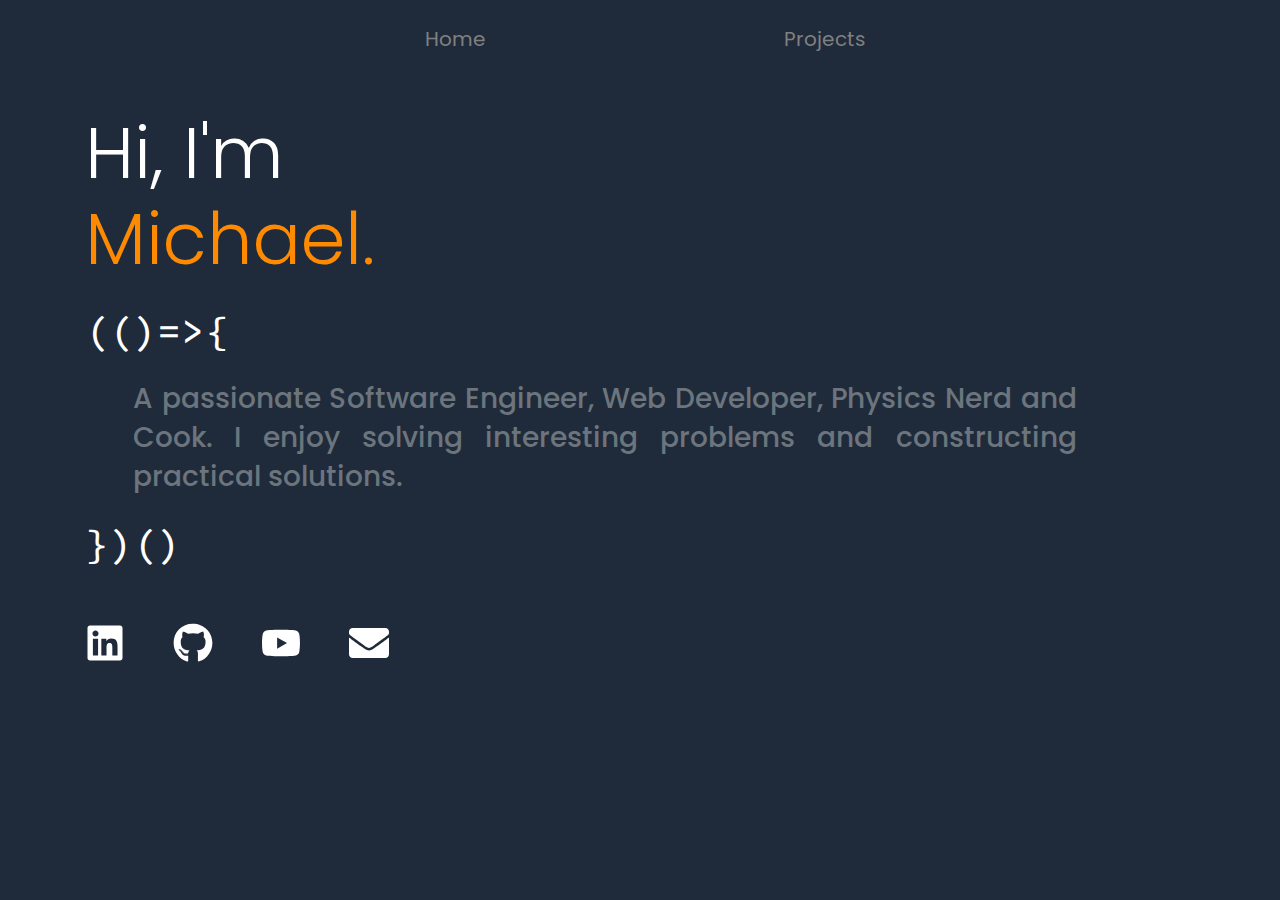
<file: index.html>
<!DOCTYPE html><html><head><meta charSet="utf-8"/><meta http-equiv="x-ua-compatible" content="ie=edge"/><meta name="viewport" content="width=device-width, initial-scale=1, shrink-to-fit=no"/><style data-href="/styles.f467cd5340d0933145c8.css">@import url(https://fonts.googleapis.com/css?family=Poppins|Source+Code+Pro&display=swap);.tl-edges{max-width:100%;overflow-x:hidden}.tl-wrapper{width:100%;float:left;position:relative}.tl-wrapper+.tl-wrapper{margin-left:-100%;margin-right:0}

/*!
 * Bootstrap v4.5.2 (https://getbootstrap.com/)
 * Copyright 2011-2020 The Bootstrap Authors
 * Copyright 2011-2020 Twitter, Inc.
 * Licensed under MIT (https://github.com/twbs/bootstrap/blob/main/LICENSE)
 */:root{--blue:#007bff;--indigo:#6610f2;--purple:#6f42c1;--pink:#e83e8c;--red:#dc3545;--orange:#fd7e14;--yellow:#ffc107;--green:#28a745;--teal:#20c997;--cyan:#17a2b8;--white:#fff;--gray:#6c757d;--gray-dark:#343a40;--primary:#007bff;--secondary:#6c757d;--success:#28a745;--info:#17a2b8;--warning:#ffc107;--danger:#dc3545;--light:#f8f9fa;--dark:#343a40;--breakpoint-xs:0;--breakpoint-sm:576px;--breakpoint-md:768px;--breakpoint-lg:992px;--breakpoint-xl:1200px;--font-family-sans-serif:-apple-system,BlinkMacSystemFont,"Segoe UI",Roboto,"Helvetica Neue",Arial,"Noto Sans",sans-serif,"Apple Color Emoji","Segoe UI Emoji","Segoe UI Symbol","Noto Color Emoji";--font-family-monospace:SFMono-Regular,Menlo,Monaco,Consolas,"Liberation Mono","Courier New",monospace}*,:after,:before{box-sizing:border-box}html{font-family:sans-serif;line-height:1.15;-webkit-text-size-adjust:100%;-webkit-tap-highlight-color:rgba(0,0,0,0)}article,aside,figcaption,figure,footer,header,hgroup,main,nav,section{display:block}body{margin:0;font-family:-apple-system,BlinkMacSystemFont,Segoe UI,Roboto,Helvetica Neue,Arial,Noto Sans,sans-serif,Apple Color Emoji,Segoe UI Emoji,Segoe UI Symbol,Noto Color Emoji;font-size:1rem;font-weight:400;line-height:1.5;color:#212529;text-align:left;background-color:#fff}[tabindex="-1"]:focus:not(:focus-visible){outline:0!important}hr{box-sizing:content-box;height:0;overflow:visible}h1,h2,h3,h4,h5,h6{margin-top:0;margin-bottom:.5rem}p{margin-top:0;margin-bottom:1rem}abbr[data-original-title],abbr[title]{text-decoration:underline;-webkit-text-decoration:underline dotted;text-decoration:underline dotted;cursor:help;border-bottom:0;-webkit-text-decoration-skip-ink:none;text-decoration-skip-ink:none}address{font-style:normal;line-height:inherit}address,dl,ol,ul{margin-bottom:1rem}dl,ol,ul{margin-top:0}ol ol,ol ul,ul ol,ul ul{margin-bottom:0}dt{font-weight:700}dd{margin-bottom:.5rem;margin-left:0}blockquote{margin:0 0 1rem}b,strong{font-weight:bolder}small{font-size:80%}sub,sup{position:relative;font-size:75%;line-height:0;vertical-align:baseline}sub{bottom:-.25em}sup{top:-.5em}a{color:#007bff;text-decoration:none;background-color:transparent}a:hover{color:#0056b3;text-decoration:underline}a:not([href]):not([class]),a:not([href]):not([class]):hover{color:inherit;text-decoration:none}code,kbd,pre,samp{font-family:SFMono-Regular,Menlo,Monaco,Consolas,Liberation Mono,Courier New,monospace;font-size:1em}pre{margin-top:0;margin-bottom:1rem;overflow:auto;-ms-overflow-style:scrollbar}figure{margin:0 0 1rem}img{border-style:none}img,svg{vertical-align:middle}svg{overflow:hidden}table{border-collapse:collapse}caption{padding-top:.75rem;padding-bottom:.75rem;color:#6c757d;text-align:left;caption-side:bottom}th{text-align:inherit}label{display:inline-block;margin-bottom:.5rem}button{border-radius:0}button:focus{outline:1px dotted;outline:5px auto -webkit-focus-ring-color}button,input,optgroup,select,textarea{margin:0;font-family:inherit;font-size:inherit;line-height:inherit}button,input{overflow:visible}button,select{text-transform:none}[role=button]{cursor:pointer}select{word-wrap:normal}[type=button],[type=reset],[type=submit],button{-webkit-appearance:button}[type=button]:not(:disabled),[type=reset]:not(:disabled),[type=submit]:not(:disabled),button:not(:disabled){cursor:pointer}[type=button]::-moz-focus-inner,[type=reset]::-moz-focus-inner,[type=submit]::-moz-focus-inner,button::-moz-focus-inner{padding:0;border-style:none}input[type=checkbox],input[type=radio]{box-sizing:border-box;padding:0}textarea{overflow:auto;resize:vertical}fieldset{min-width:0;padding:0;margin:0;border:0}legend{display:block;width:100%;max-width:100%;padding:0;margin-bottom:.5rem;font-size:1.5rem;line-height:inherit;color:inherit;white-space:normal}progress{vertical-align:baseline}[type=number]::-webkit-inner-spin-button,[type=number]::-webkit-outer-spin-button{height:auto}[type=search]{outline-offset:-2px;-webkit-appearance:none}[type=search]::-webkit-search-decoration{-webkit-appearance:none}::-webkit-file-upload-button{font:inherit;-webkit-appearance:button}output{display:inline-block}summary{display:list-item;cursor:pointer}template{display:none}[hidden]{display:none!important}.h1,.h2,.h3,.h4,.h5,.h6,h1,h2,h3,h4,h5,h6{margin-bottom:.5rem;font-weight:500;line-height:1.2}.h1,h1{font-size:2.5rem}.h2,h2{font-size:2rem}.h3,h3{font-size:1.75rem}.h4,h4{font-size:1.5rem}.h5,h5{font-size:1.25rem}.h6,h6{font-size:1rem}.lead{font-size:1.25rem;font-weight:300}.display-1{font-size:6rem}.display-1,.display-2{font-weight:300;line-height:1.2}.display-2{font-size:5.5rem}.display-3{font-size:4.5rem}.display-3,.display-4{font-weight:300;line-height:1.2}.display-4{font-size:3.5rem}hr{margin-top:1rem;margin-bottom:1rem;border:0;border-top:1px solid rgba(0,0,0,.1)}.small,small{font-size:80%;font-weight:400}.mark,mark{padding:.2em;background-color:#fcf8e3}.list-inline,.list-unstyled{padding-left:0;list-style:none}.list-inline-item{display:inline-block}.list-inline-item:not(:last-child){margin-right:.5rem}.initialism{font-size:90%;text-transform:uppercase}.blockquote{margin-bottom:1rem;font-size:1.25rem}.blockquote-footer{display:block;font-size:80%;color:#6c757d}.blockquote-footer:before{content:"\2014\A0"}.img-fluid,.img-thumbnail{max-width:100%;height:auto}.img-thumbnail{padding:.25rem;background-color:#fff;border:1px solid #dee2e6;border-radius:.25rem}.figure{display:inline-block}.figure-img{margin-bottom:.5rem;line-height:1}.figure-caption{font-size:90%;color:#6c757d}code{font-size:87.5%;color:#e83e8c;word-wrap:break-word}a>code{color:inherit}kbd{padding:.2rem .4rem;font-size:87.5%;color:#fff;background-color:#212529;border-radius:.2rem}kbd kbd{padding:0;font-size:100%;font-weight:700}pre{display:block;font-size:87.5%;color:#212529}pre code{font-size:inherit;color:inherit;word-break:normal}.pre-scrollable{max-height:340px;overflow-y:scroll}.container,.container-fluid,.container-lg,.container-md,.container-sm,.container-xl{width:100%;padding-right:15px;padding-left:15px;margin-right:auto;margin-left:auto}@media (min-width:576px){.container,.container-sm{max-width:540px}}@media (min-width:768px){.container,.container-md,.container-sm{max-width:720px}}@media (min-width:992px){.container,.container-lg,.container-md,.container-sm{max-width:960px}}@media (min-width:1200px){.container,.container-lg,.container-md,.container-sm,.container-xl{max-width:1140px}}.row{display:flex;flex-wrap:wrap;margin-right:-15px;margin-left:-15px}.no-gutters{margin-right:0;margin-left:0}.no-gutters>.col,.no-gutters>[class*=col-]{padding-right:0;padding-left:0}.col,.col-1,.col-2,.col-3,.col-4,.col-5,.col-6,.col-7,.col-8,.col-9,.col-10,.col-11,.col-12,.col-auto,.col-lg,.col-lg-1,.col-lg-2,.col-lg-3,.col-lg-4,.col-lg-5,.col-lg-6,.col-lg-7,.col-lg-8,.col-lg-9,.col-lg-10,.col-lg-11,.col-lg-12,.col-lg-auto,.col-md,.col-md-1,.col-md-2,.col-md-3,.col-md-4,.col-md-5,.col-md-6,.col-md-7,.col-md-8,.col-md-9,.col-md-10,.col-md-11,.col-md-12,.col-md-auto,.col-sm,.col-sm-1,.col-sm-2,.col-sm-3,.col-sm-4,.col-sm-5,.col-sm-6,.col-sm-7,.col-sm-8,.col-sm-9,.col-sm-10,.col-sm-11,.col-sm-12,.col-sm-auto,.col-xl,.col-xl-1,.col-xl-2,.col-xl-3,.col-xl-4,.col-xl-5,.col-xl-6,.col-xl-7,.col-xl-8,.col-xl-9,.col-xl-10,.col-xl-11,.col-xl-12,.col-xl-auto{position:relative;width:100%;padding-right:15px;padding-left:15px}.col{flex-basis:0;flex-grow:1;max-width:100%}.row-cols-1>*{flex:0 0 100%;max-width:100%}.row-cols-2>*{flex:0 0 50%;max-width:50%}.row-cols-3>*{flex:0 0 33.333333%;max-width:33.333333%}.row-cols-4>*{flex:0 0 25%;max-width:25%}.row-cols-5>*{flex:0 0 20%;max-width:20%}.row-cols-6>*{flex:0 0 16.666667%;max-width:16.666667%}.col-auto{flex:0 0 auto;width:auto;max-width:100%}.col-1{flex:0 0 8.333333%;max-width:8.333333%}.col-2{flex:0 0 16.666667%;max-width:16.666667%}.col-3{flex:0 0 25%;max-width:25%}.col-4{flex:0 0 33.333333%;max-width:33.333333%}.col-5{flex:0 0 41.666667%;max-width:41.666667%}.col-6{flex:0 0 50%;max-width:50%}.col-7{flex:0 0 58.333333%;max-width:58.333333%}.col-8{flex:0 0 66.666667%;max-width:66.666667%}.col-9{flex:0 0 75%;max-width:75%}.col-10{flex:0 0 83.333333%;max-width:83.333333%}.col-11{flex:0 0 91.666667%;max-width:91.666667%}.col-12{flex:0 0 100%;max-width:100%}.order-first{order:-1}.order-last{order:13}.order-0{order:0}.order-1{order:1}.order-2{order:2}.order-3{order:3}.order-4{order:4}.order-5{order:5}.order-6{order:6}.order-7{order:7}.order-8{order:8}.order-9{order:9}.order-10{order:10}.order-11{order:11}.order-12{order:12}.offset-1{margin-left:8.333333%}.offset-2{margin-left:16.666667%}.offset-3{margin-left:25%}.offset-4{margin-left:33.333333%}.offset-5{margin-left:41.666667%}.offset-6{margin-left:50%}.offset-7{margin-left:58.333333%}.offset-8{margin-left:66.666667%}.offset-9{margin-left:75%}.offset-10{margin-left:83.333333%}.offset-11{margin-left:91.666667%}@media (min-width:576px){.col-sm{flex-basis:0;flex-grow:1;max-width:100%}.row-cols-sm-1>*{flex:0 0 100%;max-width:100%}.row-cols-sm-2>*{flex:0 0 50%;max-width:50%}.row-cols-sm-3>*{flex:0 0 33.333333%;max-width:33.333333%}.row-cols-sm-4>*{flex:0 0 25%;max-width:25%}.row-cols-sm-5>*{flex:0 0 20%;max-width:20%}.row-cols-sm-6>*{flex:0 0 16.666667%;max-width:16.666667%}.col-sm-auto{flex:0 0 auto;width:auto;max-width:100%}.col-sm-1{flex:0 0 8.333333%;max-width:8.333333%}.col-sm-2{flex:0 0 16.666667%;max-width:16.666667%}.col-sm-3{flex:0 0 25%;max-width:25%}.col-sm-4{flex:0 0 33.333333%;max-width:33.333333%}.col-sm-5{flex:0 0 41.666667%;max-width:41.666667%}.col-sm-6{flex:0 0 50%;max-width:50%}.col-sm-7{flex:0 0 58.333333%;max-width:58.333333%}.col-sm-8{flex:0 0 66.666667%;max-width:66.666667%}.col-sm-9{flex:0 0 75%;max-width:75%}.col-sm-10{flex:0 0 83.333333%;max-width:83.333333%}.col-sm-11{flex:0 0 91.666667%;max-width:91.666667%}.col-sm-12{flex:0 0 100%;max-width:100%}.order-sm-first{order:-1}.order-sm-last{order:13}.order-sm-0{order:0}.order-sm-1{order:1}.order-sm-2{order:2}.order-sm-3{order:3}.order-sm-4{order:4}.order-sm-5{order:5}.order-sm-6{order:6}.order-sm-7{order:7}.order-sm-8{order:8}.order-sm-9{order:9}.order-sm-10{order:10}.order-sm-11{order:11}.order-sm-12{order:12}.offset-sm-0{margin-left:0}.offset-sm-1{margin-left:8.333333%}.offset-sm-2{margin-left:16.666667%}.offset-sm-3{margin-left:25%}.offset-sm-4{margin-left:33.333333%}.offset-sm-5{margin-left:41.666667%}.offset-sm-6{margin-left:50%}.offset-sm-7{margin-left:58.333333%}.offset-sm-8{margin-left:66.666667%}.offset-sm-9{margin-left:75%}.offset-sm-10{margin-left:83.333333%}.offset-sm-11{margin-left:91.666667%}}@media (min-width:768px){.col-md{flex-basis:0;flex-grow:1;max-width:100%}.row-cols-md-1>*{flex:0 0 100%;max-width:100%}.row-cols-md-2>*{flex:0 0 50%;max-width:50%}.row-cols-md-3>*{flex:0 0 33.333333%;max-width:33.333333%}.row-cols-md-4>*{flex:0 0 25%;max-width:25%}.row-cols-md-5>*{flex:0 0 20%;max-width:20%}.row-cols-md-6>*{flex:0 0 16.666667%;max-width:16.666667%}.col-md-auto{flex:0 0 auto;width:auto;max-width:100%}.col-md-1{flex:0 0 8.333333%;max-width:8.333333%}.col-md-2{flex:0 0 16.666667%;max-width:16.666667%}.col-md-3{flex:0 0 25%;max-width:25%}.col-md-4{flex:0 0 33.333333%;max-width:33.333333%}.col-md-5{flex:0 0 41.666667%;max-width:41.666667%}.col-md-6{flex:0 0 50%;max-width:50%}.col-md-7{flex:0 0 58.333333%;max-width:58.333333%}.col-md-8{flex:0 0 66.666667%;max-width:66.666667%}.col-md-9{flex:0 0 75%;max-width:75%}.col-md-10{flex:0 0 83.333333%;max-width:83.333333%}.col-md-11{flex:0 0 91.666667%;max-width:91.666667%}.col-md-12{flex:0 0 100%;max-width:100%}.order-md-first{order:-1}.order-md-last{order:13}.order-md-0{order:0}.order-md-1{order:1}.order-md-2{order:2}.order-md-3{order:3}.order-md-4{order:4}.order-md-5{order:5}.order-md-6{order:6}.order-md-7{order:7}.order-md-8{order:8}.order-md-9{order:9}.order-md-10{order:10}.order-md-11{order:11}.order-md-12{order:12}.offset-md-0{margin-left:0}.offset-md-1{margin-left:8.333333%}.offset-md-2{margin-left:16.666667%}.offset-md-3{margin-left:25%}.offset-md-4{margin-left:33.333333%}.offset-md-5{margin-left:41.666667%}.offset-md-6{margin-left:50%}.offset-md-7{margin-left:58.333333%}.offset-md-8{margin-left:66.666667%}.offset-md-9{margin-left:75%}.offset-md-10{margin-left:83.333333%}.offset-md-11{margin-left:91.666667%}}@media (min-width:992px){.col-lg{flex-basis:0;flex-grow:1;max-width:100%}.row-cols-lg-1>*{flex:0 0 100%;max-width:100%}.row-cols-lg-2>*{flex:0 0 50%;max-width:50%}.row-cols-lg-3>*{flex:0 0 33.333333%;max-width:33.333333%}.row-cols-lg-4>*{flex:0 0 25%;max-width:25%}.row-cols-lg-5>*{flex:0 0 20%;max-width:20%}.row-cols-lg-6>*{flex:0 0 16.666667%;max-width:16.666667%}.col-lg-auto{flex:0 0 auto;width:auto;max-width:100%}.col-lg-1{flex:0 0 8.333333%;max-width:8.333333%}.col-lg-2{flex:0 0 16.666667%;max-width:16.666667%}.col-lg-3{flex:0 0 25%;max-width:25%}.col-lg-4{flex:0 0 33.333333%;max-width:33.333333%}.col-lg-5{flex:0 0 41.666667%;max-width:41.666667%}.col-lg-6{flex:0 0 50%;max-width:50%}.col-lg-7{flex:0 0 58.333333%;max-width:58.333333%}.col-lg-8{flex:0 0 66.666667%;max-width:66.666667%}.col-lg-9{flex:0 0 75%;max-width:75%}.col-lg-10{flex:0 0 83.333333%;max-width:83.333333%}.col-lg-11{flex:0 0 91.666667%;max-width:91.666667%}.col-lg-12{flex:0 0 100%;max-width:100%}.order-lg-first{order:-1}.order-lg-last{order:13}.order-lg-0{order:0}.order-lg-1{order:1}.order-lg-2{order:2}.order-lg-3{order:3}.order-lg-4{order:4}.order-lg-5{order:5}.order-lg-6{order:6}.order-lg-7{order:7}.order-lg-8{order:8}.order-lg-9{order:9}.order-lg-10{order:10}.order-lg-11{order:11}.order-lg-12{order:12}.offset-lg-0{margin-left:0}.offset-lg-1{margin-left:8.333333%}.offset-lg-2{margin-left:16.666667%}.offset-lg-3{margin-left:25%}.offset-lg-4{margin-left:33.333333%}.offset-lg-5{margin-left:41.666667%}.offset-lg-6{margin-left:50%}.offset-lg-7{margin-left:58.333333%}.offset-lg-8{margin-left:66.666667%}.offset-lg-9{margin-left:75%}.offset-lg-10{margin-left:83.333333%}.offset-lg-11{margin-left:91.666667%}}@media (min-width:1200px){.col-xl{flex-basis:0;flex-grow:1;max-width:100%}.row-cols-xl-1>*{flex:0 0 100%;max-width:100%}.row-cols-xl-2>*{flex:0 0 50%;max-width:50%}.row-cols-xl-3>*{flex:0 0 33.333333%;max-width:33.333333%}.row-cols-xl-4>*{flex:0 0 25%;max-width:25%}.row-cols-xl-5>*{flex:0 0 20%;max-width:20%}.row-cols-xl-6>*{flex:0 0 16.666667%;max-width:16.666667%}.col-xl-auto{flex:0 0 auto;width:auto;max-width:100%}.col-xl-1{flex:0 0 8.333333%;max-width:8.333333%}.col-xl-2{flex:0 0 16.666667%;max-width:16.666667%}.col-xl-3{flex:0 0 25%;max-width:25%}.col-xl-4{flex:0 0 33.333333%;max-width:33.333333%}.col-xl-5{flex:0 0 41.666667%;max-width:41.666667%}.col-xl-6{flex:0 0 50%;max-width:50%}.col-xl-7{flex:0 0 58.333333%;max-width:58.333333%}.col-xl-8{flex:0 0 66.666667%;max-width:66.666667%}.col-xl-9{flex:0 0 75%;max-width:75%}.col-xl-10{flex:0 0 83.333333%;max-width:83.333333%}.col-xl-11{flex:0 0 91.666667%;max-width:91.666667%}.col-xl-12{flex:0 0 100%;max-width:100%}.order-xl-first{order:-1}.order-xl-last{order:13}.order-xl-0{order:0}.order-xl-1{order:1}.order-xl-2{order:2}.order-xl-3{order:3}.order-xl-4{order:4}.order-xl-5{order:5}.order-xl-6{order:6}.order-xl-7{order:7}.order-xl-8{order:8}.order-xl-9{order:9}.order-xl-10{order:10}.order-xl-11{order:11}.order-xl-12{order:12}.offset-xl-0{margin-left:0}.offset-xl-1{margin-left:8.333333%}.offset-xl-2{margin-left:16.666667%}.offset-xl-3{margin-left:25%}.offset-xl-4{margin-left:33.333333%}.offset-xl-5{margin-left:41.666667%}.offset-xl-6{margin-left:50%}.offset-xl-7{margin-left:58.333333%}.offset-xl-8{margin-left:66.666667%}.offset-xl-9{margin-left:75%}.offset-xl-10{margin-left:83.333333%}.offset-xl-11{margin-left:91.666667%}}.table{width:100%;margin-bottom:1rem;color:#212529}.table td,.table th{padding:.75rem;vertical-align:top;border-top:1px solid #dee2e6}.table thead th{vertical-align:bottom;border-bottom:2px solid #dee2e6}.table tbody+tbody{border-top:2px solid #dee2e6}.table-sm td,.table-sm th{padding:.3rem}.table-bordered,.table-bordered td,.table-bordered th{border:1px solid #dee2e6}.table-bordered thead td,.table-bordered thead th{border-bottom-width:2px}.table-borderless tbody+tbody,.table-borderless td,.table-borderless th,.table-borderless thead th{border:0}.table-striped tbody tr:nth-of-type(odd){background-color:rgba(0,0,0,.05)}.table-hover tbody tr:hover{color:#212529;background-color:rgba(0,0,0,.075)}.table-primary,.table-primary>td,.table-primary>th{background-color:#b8daff}.table-primary tbody+tbody,.table-primary td,.table-primary th,.table-primary thead th{border-color:#7abaff}.table-hover .table-primary:hover,.table-hover .table-primary:hover>td,.table-hover .table-primary:hover>th{background-color:#9fcdff}.table-secondary,.table-secondary>td,.table-secondary>th{background-color:#d6d8db}.table-secondary tbody+tbody,.table-secondary td,.table-secondary th,.table-secondary thead th{border-color:#b3b7bb}.table-hover .table-secondary:hover,.table-hover .table-secondary:hover>td,.table-hover .table-secondary:hover>th{background-color:#c8cbcf}.table-success,.table-success>td,.table-success>th{background-color:#c3e6cb}.table-success tbody+tbody,.table-success td,.table-success th,.table-success thead th{border-color:#8fd19e}.table-hover .table-success:hover,.table-hover .table-success:hover>td,.table-hover .table-success:hover>th{background-color:#b1dfbb}.table-info,.table-info>td,.table-info>th{background-color:#bee5eb}.table-info tbody+tbody,.table-info td,.table-info th,.table-info thead th{border-color:#86cfda}.table-hover .table-info:hover,.table-hover .table-info:hover>td,.table-hover .table-info:hover>th{background-color:#abdde5}.table-warning,.table-warning>td,.table-warning>th{background-color:#ffeeba}.table-warning tbody+tbody,.table-warning td,.table-warning th,.table-warning thead th{border-color:#ffdf7e}.table-hover .table-warning:hover,.table-hover .table-warning:hover>td,.table-hover .table-warning:hover>th{background-color:#ffe8a1}.table-danger,.table-danger>td,.table-danger>th{background-color:#f5c6cb}.table-danger tbody+tbody,.table-danger td,.table-danger th,.table-danger thead th{border-color:#ed969e}.table-hover .table-danger:hover,.table-hover .table-danger:hover>td,.table-hover .table-danger:hover>th{background-color:#f1b0b7}.table-light,.table-light>td,.table-light>th{background-color:#fdfdfe}.table-light tbody+tbody,.table-light td,.table-light th,.table-light thead th{border-color:#fbfcfc}.table-hover .table-light:hover,.table-hover .table-light:hover>td,.table-hover .table-light:hover>th{background-color:#ececf6}.table-dark,.table-dark>td,.table-dark>th{background-color:#c6c8ca}.table-dark tbody+tbody,.table-dark td,.table-dark th,.table-dark thead th{border-color:#95999c}.table-hover .table-dark:hover,.table-hover .table-dark:hover>td,.table-hover .table-dark:hover>th{background-color:#b9bbbe}.table-active,.table-active>td,.table-active>th,.table-hover .table-active:hover,.table-hover .table-active:hover>td,.table-hover .table-active:hover>th{background-color:rgba(0,0,0,.075)}.table .thead-dark th{color:#fff;background-color:#343a40;border-color:#454d55}.table .thead-light th{color:#495057;background-color:#e9ecef;border-color:#dee2e6}.table-dark{color:#fff;background-color:#343a40}.table-dark td,.table-dark th,.table-dark thead th{border-color:#454d55}.table-dark.table-bordered{border:0}.table-dark.table-striped tbody tr:nth-of-type(odd){background-color:hsla(0,0%,100%,.05)}.table-dark.table-hover tbody tr:hover{color:#fff;background-color:hsla(0,0%,100%,.075)}@media (max-width:575.98px){.table-responsive-sm{display:block;width:100%;overflow-x:auto;-webkit-overflow-scrolling:touch}.table-responsive-sm>.table-bordered{border:0}}@media (max-width:767.98px){.table-responsive-md{display:block;width:100%;overflow-x:auto;-webkit-overflow-scrolling:touch}.table-responsive-md>.table-bordered{border:0}}@media (max-width:991.98px){.table-responsive-lg{display:block;width:100%;overflow-x:auto;-webkit-overflow-scrolling:touch}.table-responsive-lg>.table-bordered{border:0}}@media (max-width:1199.98px){.table-responsive-xl{display:block;width:100%;overflow-x:auto;-webkit-overflow-scrolling:touch}.table-responsive-xl>.table-bordered{border:0}}.table-responsive{display:block;width:100%;overflow-x:auto;-webkit-overflow-scrolling:touch}.table-responsive>.table-bordered{border:0}.form-control{display:block;width:100%;height:calc(1.5em + .75rem + 2px);padding:.375rem .75rem;font-size:1rem;font-weight:400;line-height:1.5;color:#495057;background-color:#fff;background-clip:padding-box;border:1px solid #ced4da;border-radius:.25rem;transition:border-color .15s ease-in-out,box-shadow .15s ease-in-out}@media (prefers-reduced-motion:reduce){.form-control{transition:none}}.form-control::-ms-expand{background-color:transparent;border:0}.form-control:-moz-focusring{color:transparent;text-shadow:0 0 0 #495057}.form-control:focus{color:#495057;background-color:#fff;border-color:#80bdff;outline:0;box-shadow:0 0 0 .2rem rgba(0,123,255,.25)}.form-control::-webkit-input-placeholder{color:#6c757d;opacity:1}.form-control:-ms-input-placeholder{color:#6c757d;opacity:1}.form-control::-ms-input-placeholder{color:#6c757d;opacity:1}.form-control::placeholder{color:#6c757d;opacity:1}.form-control:disabled,.form-control[readonly]{background-color:#e9ecef;opacity:1}input[type=date].form-control,input[type=datetime-local].form-control,input[type=month].form-control,input[type=time].form-control{-webkit-appearance:none;-moz-appearance:none;appearance:none}select.form-control:focus::-ms-value{color:#495057;background-color:#fff}.form-control-file,.form-control-range{display:block;width:100%}.col-form-label{padding-top:calc(.375rem + 1px);padding-bottom:calc(.375rem + 1px);margin-bottom:0;font-size:inherit;line-height:1.5}.col-form-label-lg{padding-top:calc(.5rem + 1px);padding-bottom:calc(.5rem + 1px);font-size:1.25rem;line-height:1.5}.col-form-label-sm{padding-top:calc(.25rem + 1px);padding-bottom:calc(.25rem + 1px);font-size:.875rem;line-height:1.5}.form-control-plaintext{display:block;width:100%;padding:.375rem 0;margin-bottom:0;font-size:1rem;line-height:1.5;color:#212529;background-color:transparent;border:solid transparent;border-width:1px 0}.form-control-plaintext.form-control-lg,.form-control-plaintext.form-control-sm{padding-right:0;padding-left:0}.form-control-sm{height:calc(1.5em + .5rem + 2px);padding:.25rem .5rem;font-size:.875rem;line-height:1.5;border-radius:.2rem}.form-control-lg{height:calc(1.5em + 1rem + 2px);padding:.5rem 1rem;font-size:1.25rem;line-height:1.5;border-radius:.3rem}select.form-control[multiple],select.form-control[size],textarea.form-control{height:auto}.form-group{margin-bottom:1rem}.form-text{display:block;margin-top:.25rem}.form-row{display:flex;flex-wrap:wrap;margin-right:-5px;margin-left:-5px}.form-row>.col,.form-row>[class*=col-]{padding-right:5px;padding-left:5px}.form-check{position:relative;display:block;padding-left:1.25rem}.form-check-input{position:absolute;margin-top:.3rem;margin-left:-1.25rem}.form-check-input:disabled~.form-check-label,.form-check-input[disabled]~.form-check-label{color:#6c757d}.form-check-label{margin-bottom:0}.form-check-inline{display:inline-flex;align-items:center;padding-left:0;margin-right:.75rem}.form-check-inline .form-check-input{position:static;margin-top:0;margin-right:.3125rem;margin-left:0}.valid-feedback{display:none;width:100%;margin-top:.25rem;font-size:80%;color:#28a745}.valid-tooltip{position:absolute;top:100%;left:0;z-index:5;display:none;max-width:100%;padding:.25rem .5rem;margin-top:.1rem;font-size:.875rem;line-height:1.5;color:#fff;background-color:rgba(40,167,69,.9);border-radius:.25rem}.is-valid~.valid-feedback,.is-valid~.valid-tooltip,.was-validated :valid~.valid-feedback,.was-validated :valid~.valid-tooltip{display:block}.form-control.is-valid,.was-validated .form-control:valid{border-color:#28a745;padding-right:calc(1.5em + .75rem);background-image:url("data:image/svg+xml;charset=utf-8,%3Csvg xmlns='http://www.w3.org/2000/svg' width='8' height='8' viewBox='0 0 8 8'%3E%3Cpath fill='%2328a745' d='M2.3 6.73L.6 4.53c-.4-1.04.46-1.4 1.1-.8l1.1 1.4 3.4-3.8c.6-.63 1.6-.27 1.2.7l-4 4.6c-.43.5-.8.4-1.1.1z'/%3E%3C/svg%3E");background-repeat:no-repeat;background-position:right calc(.375em + .1875rem) center;background-size:calc(.75em + .375rem) calc(.75em + .375rem)}.form-control.is-valid:focus,.was-validated .form-control:valid:focus{border-color:#28a745;box-shadow:0 0 0 .2rem rgba(40,167,69,.25)}.was-validated textarea.form-control:valid,textarea.form-control.is-valid{padding-right:calc(1.5em + .75rem);background-position:top calc(.375em + .1875rem) right calc(.375em + .1875rem)}.custom-select.is-valid,.was-validated .custom-select:valid{border-color:#28a745;padding-right:calc(.75em + 2.3125rem);background:url("data:image/svg+xml;charset=utf-8,%3Csvg xmlns='http://www.w3.org/2000/svg' width='4' height='5' viewBox='0 0 4 5'%3E%3Cpath fill='%23343a40' d='M2 0L0 2h4zm0 5L0 3h4z'/%3E%3C/svg%3E") no-repeat right .75rem center/8px 10px,url("data:image/svg+xml;charset=utf-8,%3Csvg xmlns='http://www.w3.org/2000/svg' width='8' height='8' viewBox='0 0 8 8'%3E%3Cpath fill='%2328a745' d='M2.3 6.73L.6 4.53c-.4-1.04.46-1.4 1.1-.8l1.1 1.4 3.4-3.8c.6-.63 1.6-.27 1.2.7l-4 4.6c-.43.5-.8.4-1.1.1z'/%3E%3C/svg%3E") #fff no-repeat center right 1.75rem/calc(.75em + .375rem) calc(.75em + .375rem)}.custom-select.is-valid:focus,.was-validated .custom-select:valid:focus{border-color:#28a745;box-shadow:0 0 0 .2rem rgba(40,167,69,.25)}.form-check-input.is-valid~.form-check-label,.was-validated .form-check-input:valid~.form-check-label{color:#28a745}.form-check-input.is-valid~.valid-feedback,.form-check-input.is-valid~.valid-tooltip,.was-validated .form-check-input:valid~.valid-feedback,.was-validated .form-check-input:valid~.valid-tooltip{display:block}.custom-control-input.is-valid~.custom-control-label,.was-validated .custom-control-input:valid~.custom-control-label{color:#28a745}.custom-control-input.is-valid~.custom-control-label:before,.was-validated .custom-control-input:valid~.custom-control-label:before{border-color:#28a745}.custom-control-input.is-valid:checked~.custom-control-label:before,.was-validated .custom-control-input:valid:checked~.custom-control-label:before{border-color:#34ce57;background-color:#34ce57}.custom-control-input.is-valid:focus~.custom-control-label:before,.was-validated .custom-control-input:valid:focus~.custom-control-label:before{box-shadow:0 0 0 .2rem rgba(40,167,69,.25)}.custom-control-input.is-valid:focus:not(:checked)~.custom-control-label:before,.custom-file-input.is-valid~.custom-file-label,.was-validated .custom-control-input:valid:focus:not(:checked)~.custom-control-label:before,.was-validated .custom-file-input:valid~.custom-file-label{border-color:#28a745}.custom-file-input.is-valid:focus~.custom-file-label,.was-validated .custom-file-input:valid:focus~.custom-file-label{border-color:#28a745;box-shadow:0 0 0 .2rem rgba(40,167,69,.25)}.invalid-feedback{display:none;width:100%;margin-top:.25rem;font-size:80%;color:#dc3545}.invalid-tooltip{position:absolute;top:100%;left:0;z-index:5;display:none;max-width:100%;padding:.25rem .5rem;margin-top:.1rem;font-size:.875rem;line-height:1.5;color:#fff;background-color:rgba(220,53,69,.9);border-radius:.25rem}.is-invalid~.invalid-feedback,.is-invalid~.invalid-tooltip,.was-validated :invalid~.invalid-feedback,.was-validated :invalid~.invalid-tooltip{display:block}.form-control.is-invalid,.was-validated .form-control:invalid{border-color:#dc3545;padding-right:calc(1.5em + .75rem);background-image:url("data:image/svg+xml;charset=utf-8,%3Csvg xmlns='http://www.w3.org/2000/svg' width='12' height='12' fill='none' stroke='%23dc3545' viewBox='0 0 12 12'%3E%3Ccircle cx='6' cy='6' r='4.5'/%3E%3Cpath stroke-linejoin='round' d='M5.8 3.6h.4L6 6.5z'/%3E%3Ccircle cx='6' cy='8.2' r='.6' fill='%23dc3545' stroke='none'/%3E%3C/svg%3E");background-repeat:no-repeat;background-position:right calc(.375em + .1875rem) center;background-size:calc(.75em + .375rem) calc(.75em + .375rem)}.form-control.is-invalid:focus,.was-validated .form-control:invalid:focus{border-color:#dc3545;box-shadow:0 0 0 .2rem rgba(220,53,69,.25)}.was-validated textarea.form-control:invalid,textarea.form-control.is-invalid{padding-right:calc(1.5em + .75rem);background-position:top calc(.375em + .1875rem) right calc(.375em + .1875rem)}.custom-select.is-invalid,.was-validated .custom-select:invalid{border-color:#dc3545;padding-right:calc(.75em + 2.3125rem);background:url("data:image/svg+xml;charset=utf-8,%3Csvg xmlns='http://www.w3.org/2000/svg' width='4' height='5' viewBox='0 0 4 5'%3E%3Cpath fill='%23343a40' d='M2 0L0 2h4zm0 5L0 3h4z'/%3E%3C/svg%3E") no-repeat right .75rem center/8px 10px,url("data:image/svg+xml;charset=utf-8,%3Csvg xmlns='http://www.w3.org/2000/svg' width='12' height='12' fill='none' stroke='%23dc3545' viewBox='0 0 12 12'%3E%3Ccircle cx='6' cy='6' r='4.5'/%3E%3Cpath stroke-linejoin='round' d='M5.8 3.6h.4L6 6.5z'/%3E%3Ccircle cx='6' cy='8.2' r='.6' fill='%23dc3545' stroke='none'/%3E%3C/svg%3E") #fff no-repeat center right 1.75rem/calc(.75em + .375rem) calc(.75em + .375rem)}.custom-select.is-invalid:focus,.was-validated .custom-select:invalid:focus{border-color:#dc3545;box-shadow:0 0 0 .2rem rgba(220,53,69,.25)}.form-check-input.is-invalid~.form-check-label,.was-validated .form-check-input:invalid~.form-check-label{color:#dc3545}.form-check-input.is-invalid~.invalid-feedback,.form-check-input.is-invalid~.invalid-tooltip,.was-validated .form-check-input:invalid~.invalid-feedback,.was-validated .form-check-input:invalid~.invalid-tooltip{display:block}.custom-control-input.is-invalid~.custom-control-label,.was-validated .custom-control-input:invalid~.custom-control-label{color:#dc3545}.custom-control-input.is-invalid~.custom-control-label:before,.was-validated .custom-control-input:invalid~.custom-control-label:before{border-color:#dc3545}.custom-control-input.is-invalid:checked~.custom-control-label:before,.was-validated .custom-control-input:invalid:checked~.custom-control-label:before{border-color:#e4606d;background-color:#e4606d}.custom-control-input.is-invalid:focus~.custom-control-label:before,.was-validated .custom-control-input:invalid:focus~.custom-control-label:before{box-shadow:0 0 0 .2rem rgba(220,53,69,.25)}.custom-control-input.is-invalid:focus:not(:checked)~.custom-control-label:before,.custom-file-input.is-invalid~.custom-file-label,.was-validated .custom-control-input:invalid:focus:not(:checked)~.custom-control-label:before,.was-validated .custom-file-input:invalid~.custom-file-label{border-color:#dc3545}.custom-file-input.is-invalid:focus~.custom-file-label,.was-validated .custom-file-input:invalid:focus~.custom-file-label{border-color:#dc3545;box-shadow:0 0 0 .2rem rgba(220,53,69,.25)}.form-inline{display:flex;flex-flow:row wrap;align-items:center}.form-inline .form-check{width:100%}@media (min-width:576px){.form-inline label{justify-content:center}.form-inline .form-group,.form-inline label{display:flex;align-items:center;margin-bottom:0}.form-inline .form-group{flex:0 0 auto;flex-flow:row wrap}.form-inline .form-control{display:inline-block;width:auto;vertical-align:middle}.form-inline .form-control-plaintext{display:inline-block}.form-inline .custom-select,.form-inline .input-group{width:auto}.form-inline .form-check{display:flex;align-items:center;justify-content:center;width:auto;padding-left:0}.form-inline .form-check-input{position:relative;flex-shrink:0;margin-top:0;margin-right:.25rem;margin-left:0}.form-inline .custom-control{align-items:center;justify-content:center}.form-inline .custom-control-label{margin-bottom:0}}.btn{display:inline-block;font-weight:400;color:#212529;text-align:center;vertical-align:middle;-webkit-user-select:none;-ms-user-select:none;user-select:none;background-color:transparent;border:1px solid transparent;padding:.375rem .75rem;font-size:1rem;line-height:1.5;border-radius:.25rem;transition:color .15s ease-in-out,background-color .15s ease-in-out,border-color .15s ease-in-out,box-shadow .15s ease-in-out}@media (prefers-reduced-motion:reduce){.btn{transition:none}}.btn:hover{color:#212529;text-decoration:none}.btn.focus,.btn:focus{outline:0;box-shadow:0 0 0 .2rem rgba(0,123,255,.25)}.btn.disabled,.btn:disabled{opacity:.65}.btn:not(:disabled):not(.disabled){cursor:pointer}a.btn.disabled,fieldset:disabled a.btn{pointer-events:none}.btn-primary{color:#fff;background-color:#007bff;border-color:#007bff}.btn-primary.focus,.btn-primary:focus,.btn-primary:hover{color:#fff;background-color:#0069d9;border-color:#0062cc}.btn-primary.focus,.btn-primary:focus{box-shadow:0 0 0 .2rem rgba(38,143,255,.5)}.btn-primary.disabled,.btn-primary:disabled{color:#fff;background-color:#007bff;border-color:#007bff}.btn-primary:not(:disabled):not(.disabled).active,.btn-primary:not(:disabled):not(.disabled):active,.show>.btn-primary.dropdown-toggle{color:#fff;background-color:#0062cc;border-color:#005cbf}.btn-primary:not(:disabled):not(.disabled).active:focus,.btn-primary:not(:disabled):not(.disabled):active:focus,.show>.btn-primary.dropdown-toggle:focus{box-shadow:0 0 0 .2rem rgba(38,143,255,.5)}.btn-secondary{color:#fff;background-color:#6c757d;border-color:#6c757d}.btn-secondary.focus,.btn-secondary:focus,.btn-secondary:hover{color:#fff;background-color:#5a6268;border-color:#545b62}.btn-secondary.focus,.btn-secondary:focus{box-shadow:0 0 0 .2rem rgba(130,138,145,.5)}.btn-secondary.disabled,.btn-secondary:disabled{color:#fff;background-color:#6c757d;border-color:#6c757d}.btn-secondary:not(:disabled):not(.disabled).active,.btn-secondary:not(:disabled):not(.disabled):active,.show>.btn-secondary.dropdown-toggle{color:#fff;background-color:#545b62;border-color:#4e555b}.btn-secondary:not(:disabled):not(.disabled).active:focus,.btn-secondary:not(:disabled):not(.disabled):active:focus,.show>.btn-secondary.dropdown-toggle:focus{box-shadow:0 0 0 .2rem rgba(130,138,145,.5)}.btn-success{color:#fff;background-color:#28a745;border-color:#28a745}.btn-success.focus,.btn-success:focus,.btn-success:hover{color:#fff;background-color:#218838;border-color:#1e7e34}.btn-success.focus,.btn-success:focus{box-shadow:0 0 0 .2rem rgba(72,180,97,.5)}.btn-success.disabled,.btn-success:disabled{color:#fff;background-color:#28a745;border-color:#28a745}.btn-success:not(:disabled):not(.disabled).active,.btn-success:not(:disabled):not(.disabled):active,.show>.btn-success.dropdown-toggle{color:#fff;background-color:#1e7e34;border-color:#1c7430}.btn-success:not(:disabled):not(.disabled).active:focus,.btn-success:not(:disabled):not(.disabled):active:focus,.show>.btn-success.dropdown-toggle:focus{box-shadow:0 0 0 .2rem rgba(72,180,97,.5)}.btn-info{color:#fff;background-color:#17a2b8;border-color:#17a2b8}.btn-info.focus,.btn-info:focus,.btn-info:hover{color:#fff;background-color:#138496;border-color:#117a8b}.btn-info.focus,.btn-info:focus{box-shadow:0 0 0 .2rem rgba(58,176,195,.5)}.btn-info.disabled,.btn-info:disabled{color:#fff;background-color:#17a2b8;border-color:#17a2b8}.btn-info:not(:disabled):not(.disabled).active,.btn-info:not(:disabled):not(.disabled):active,.show>.btn-info.dropdown-toggle{color:#fff;background-color:#117a8b;border-color:#10707f}.btn-info:not(:disabled):not(.disabled).active:focus,.btn-info:not(:disabled):not(.disabled):active:focus,.show>.btn-info.dropdown-toggle:focus{box-shadow:0 0 0 .2rem rgba(58,176,195,.5)}.btn-warning{color:#212529;background-color:#ffc107;border-color:#ffc107}.btn-warning.focus,.btn-warning:focus,.btn-warning:hover{color:#212529;background-color:#e0a800;border-color:#d39e00}.btn-warning.focus,.btn-warning:focus{box-shadow:0 0 0 .2rem rgba(222,170,12,.5)}.btn-warning.disabled,.btn-warning:disabled{color:#212529;background-color:#ffc107;border-color:#ffc107}.btn-warning:not(:disabled):not(.disabled).active,.btn-warning:not(:disabled):not(.disabled):active,.show>.btn-warning.dropdown-toggle{color:#212529;background-color:#d39e00;border-color:#c69500}.btn-warning:not(:disabled):not(.disabled).active:focus,.btn-warning:not(:disabled):not(.disabled):active:focus,.show>.btn-warning.dropdown-toggle:focus{box-shadow:0 0 0 .2rem rgba(222,170,12,.5)}.btn-danger{color:#fff;background-color:#dc3545;border-color:#dc3545}.btn-danger.focus,.btn-danger:focus,.btn-danger:hover{color:#fff;background-color:#c82333;border-color:#bd2130}.btn-danger.focus,.btn-danger:focus{box-shadow:0 0 0 .2rem rgba(225,83,97,.5)}.btn-danger.disabled,.btn-danger:disabled{color:#fff;background-color:#dc3545;border-color:#dc3545}.btn-danger:not(:disabled):not(.disabled).active,.btn-danger:not(:disabled):not(.disabled):active,.show>.btn-danger.dropdown-toggle{color:#fff;background-color:#bd2130;border-color:#b21f2d}.btn-danger:not(:disabled):not(.disabled).active:focus,.btn-danger:not(:disabled):not(.disabled):active:focus,.show>.btn-danger.dropdown-toggle:focus{box-shadow:0 0 0 .2rem rgba(225,83,97,.5)}.btn-light{color:#212529;background-color:#f8f9fa;border-color:#f8f9fa}.btn-light.focus,.btn-light:focus,.btn-light:hover{color:#212529;background-color:#e2e6ea;border-color:#dae0e5}.btn-light.focus,.btn-light:focus{box-shadow:0 0 0 .2rem rgba(216,217,219,.5)}.btn-light.disabled,.btn-light:disabled{color:#212529;background-color:#f8f9fa;border-color:#f8f9fa}.btn-light:not(:disabled):not(.disabled).active,.btn-light:not(:disabled):not(.disabled):active,.show>.btn-light.dropdown-toggle{color:#212529;background-color:#dae0e5;border-color:#d3d9df}.btn-light:not(:disabled):not(.disabled).active:focus,.btn-light:not(:disabled):not(.disabled):active:focus,.show>.btn-light.dropdown-toggle:focus{box-shadow:0 0 0 .2rem rgba(216,217,219,.5)}.btn-dark{color:#fff;background-color:#343a40;border-color:#343a40}.btn-dark.focus,.btn-dark:focus,.btn-dark:hover{color:#fff;background-color:#23272b;border-color:#1d2124}.btn-dark.focus,.btn-dark:focus{box-shadow:0 0 0 .2rem rgba(82,88,93,.5)}.btn-dark.disabled,.btn-dark:disabled{color:#fff;background-color:#343a40;border-color:#343a40}.btn-dark:not(:disabled):not(.disabled).active,.btn-dark:not(:disabled):not(.disabled):active,.show>.btn-dark.dropdown-toggle{color:#fff;background-color:#1d2124;border-color:#171a1d}.btn-dark:not(:disabled):not(.disabled).active:focus,.btn-dark:not(:disabled):not(.disabled):active:focus,.show>.btn-dark.dropdown-toggle:focus{box-shadow:0 0 0 .2rem rgba(82,88,93,.5)}.btn-outline-primary{color:#007bff;border-color:#007bff}.btn-outline-primary:hover{color:#fff;background-color:#007bff;border-color:#007bff}.btn-outline-primary.focus,.btn-outline-primary:focus{box-shadow:0 0 0 .2rem rgba(0,123,255,.5)}.btn-outline-primary.disabled,.btn-outline-primary:disabled{color:#007bff;background-color:transparent}.btn-outline-primary:not(:disabled):not(.disabled).active,.btn-outline-primary:not(:disabled):not(.disabled):active,.show>.btn-outline-primary.dropdown-toggle{color:#fff;background-color:#007bff;border-color:#007bff}.btn-outline-primary:not(:disabled):not(.disabled).active:focus,.btn-outline-primary:not(:disabled):not(.disabled):active:focus,.show>.btn-outline-primary.dropdown-toggle:focus{box-shadow:0 0 0 .2rem rgba(0,123,255,.5)}.btn-outline-secondary{color:#6c757d;border-color:#6c757d}.btn-outline-secondary:hover{color:#fff;background-color:#6c757d;border-color:#6c757d}.btn-outline-secondary.focus,.btn-outline-secondary:focus{box-shadow:0 0 0 .2rem rgba(108,117,125,.5)}.btn-outline-secondary.disabled,.btn-outline-secondary:disabled{color:#6c757d;background-color:transparent}.btn-outline-secondary:not(:disabled):not(.disabled).active,.btn-outline-secondary:not(:disabled):not(.disabled):active,.show>.btn-outline-secondary.dropdown-toggle{color:#fff;background-color:#6c757d;border-color:#6c757d}.btn-outline-secondary:not(:disabled):not(.disabled).active:focus,.btn-outline-secondary:not(:disabled):not(.disabled):active:focus,.show>.btn-outline-secondary.dropdown-toggle:focus{box-shadow:0 0 0 .2rem rgba(108,117,125,.5)}.btn-outline-success{color:#28a745;border-color:#28a745}.btn-outline-success:hover{color:#fff;background-color:#28a745;border-color:#28a745}.btn-outline-success.focus,.btn-outline-success:focus{box-shadow:0 0 0 .2rem rgba(40,167,69,.5)}.btn-outline-success.disabled,.btn-outline-success:disabled{color:#28a745;background-color:transparent}.btn-outline-success:not(:disabled):not(.disabled).active,.btn-outline-success:not(:disabled):not(.disabled):active,.show>.btn-outline-success.dropdown-toggle{color:#fff;background-color:#28a745;border-color:#28a745}.btn-outline-success:not(:disabled):not(.disabled).active:focus,.btn-outline-success:not(:disabled):not(.disabled):active:focus,.show>.btn-outline-success.dropdown-toggle:focus{box-shadow:0 0 0 .2rem rgba(40,167,69,.5)}.btn-outline-info{color:#17a2b8;border-color:#17a2b8}.btn-outline-info:hover{color:#fff;background-color:#17a2b8;border-color:#17a2b8}.btn-outline-info.focus,.btn-outline-info:focus{box-shadow:0 0 0 .2rem rgba(23,162,184,.5)}.btn-outline-info.disabled,.btn-outline-info:disabled{color:#17a2b8;background-color:transparent}.btn-outline-info:not(:disabled):not(.disabled).active,.btn-outline-info:not(:disabled):not(.disabled):active,.show>.btn-outline-info.dropdown-toggle{color:#fff;background-color:#17a2b8;border-color:#17a2b8}.btn-outline-info:not(:disabled):not(.disabled).active:focus,.btn-outline-info:not(:disabled):not(.disabled):active:focus,.show>.btn-outline-info.dropdown-toggle:focus{box-shadow:0 0 0 .2rem rgba(23,162,184,.5)}.btn-outline-warning{color:#ffc107;border-color:#ffc107}.btn-outline-warning:hover{color:#212529;background-color:#ffc107;border-color:#ffc107}.btn-outline-warning.focus,.btn-outline-warning:focus{box-shadow:0 0 0 .2rem rgba(255,193,7,.5)}.btn-outline-warning.disabled,.btn-outline-warning:disabled{color:#ffc107;background-color:transparent}.btn-outline-warning:not(:disabled):not(.disabled).active,.btn-outline-warning:not(:disabled):not(.disabled):active,.show>.btn-outline-warning.dropdown-toggle{color:#212529;background-color:#ffc107;border-color:#ffc107}.btn-outline-warning:not(:disabled):not(.disabled).active:focus,.btn-outline-warning:not(:disabled):not(.disabled):active:focus,.show>.btn-outline-warning.dropdown-toggle:focus{box-shadow:0 0 0 .2rem rgba(255,193,7,.5)}.btn-outline-danger{color:#dc3545;border-color:#dc3545}.btn-outline-danger:hover{color:#fff;background-color:#dc3545;border-color:#dc3545}.btn-outline-danger.focus,.btn-outline-danger:focus{box-shadow:0 0 0 .2rem rgba(220,53,69,.5)}.btn-outline-danger.disabled,.btn-outline-danger:disabled{color:#dc3545;background-color:transparent}.btn-outline-danger:not(:disabled):not(.disabled).active,.btn-outline-danger:not(:disabled):not(.disabled):active,.show>.btn-outline-danger.dropdown-toggle{color:#fff;background-color:#dc3545;border-color:#dc3545}.btn-outline-danger:not(:disabled):not(.disabled).active:focus,.btn-outline-danger:not(:disabled):not(.disabled):active:focus,.show>.btn-outline-danger.dropdown-toggle:focus{box-shadow:0 0 0 .2rem rgba(220,53,69,.5)}.btn-outline-light{color:#f8f9fa;border-color:#f8f9fa}.btn-outline-light:hover{color:#212529;background-color:#f8f9fa;border-color:#f8f9fa}.btn-outline-light.focus,.btn-outline-light:focus{box-shadow:0 0 0 .2rem rgba(248,249,250,.5)}.btn-outline-light.disabled,.btn-outline-light:disabled{color:#f8f9fa;background-color:transparent}.btn-outline-light:not(:disabled):not(.disabled).active,.btn-outline-light:not(:disabled):not(.disabled):active,.show>.btn-outline-light.dropdown-toggle{color:#212529;background-color:#f8f9fa;border-color:#f8f9fa}.btn-outline-light:not(:disabled):not(.disabled).active:focus,.btn-outline-light:not(:disabled):not(.disabled):active:focus,.show>.btn-outline-light.dropdown-toggle:focus{box-shadow:0 0 0 .2rem rgba(248,249,250,.5)}.btn-outline-dark{color:#343a40;border-color:#343a40}.btn-outline-dark:hover{color:#fff;background-color:#343a40;border-color:#343a40}.btn-outline-dark.focus,.btn-outline-dark:focus{box-shadow:0 0 0 .2rem rgba(52,58,64,.5)}.btn-outline-dark.disabled,.btn-outline-dark:disabled{color:#343a40;background-color:transparent}.btn-outline-dark:not(:disabled):not(.disabled).active,.btn-outline-dark:not(:disabled):not(.disabled):active,.show>.btn-outline-dark.dropdown-toggle{color:#fff;background-color:#343a40;border-color:#343a40}.btn-outline-dark:not(:disabled):not(.disabled).active:focus,.btn-outline-dark:not(:disabled):not(.disabled):active:focus,.show>.btn-outline-dark.dropdown-toggle:focus{box-shadow:0 0 0 .2rem rgba(52,58,64,.5)}.btn-link{font-weight:400;color:#007bff;text-decoration:none}.btn-link:hover{color:#0056b3}.btn-link.focus,.btn-link:focus,.btn-link:hover{text-decoration:underline}.btn-link.disabled,.btn-link:disabled{color:#6c757d;pointer-events:none}.btn-group-lg>.btn,.btn-lg{padding:.5rem 1rem;font-size:1.25rem;line-height:1.5;border-radius:.3rem}.btn-group-sm>.btn,.btn-sm{padding:.25rem .5rem;font-size:.875rem;line-height:1.5;border-radius:.2rem}.btn-block{display:block;width:100%}.btn-block+.btn-block{margin-top:.5rem}input[type=button].btn-block,input[type=reset].btn-block,input[type=submit].btn-block{width:100%}.fade{transition:opacity .15s linear}@media (prefers-reduced-motion:reduce){.fade{transition:none}}.fade:not(.show){opacity:0}.collapse:not(.show){display:none}.collapsing{position:relative;height:0;overflow:hidden;transition:height .35s ease}@media (prefers-reduced-motion:reduce){.collapsing{transition:none}}.dropdown,.dropleft,.dropright,.dropup{position:relative}.dropdown-toggle{white-space:nowrap}.dropdown-toggle:after{display:inline-block;margin-left:.255em;vertical-align:.255em;content:"";border-top:.3em solid;border-right:.3em solid transparent;border-bottom:0;border-left:.3em solid transparent}.dropdown-toggle:empty:after{margin-left:0}.dropdown-menu{position:absolute;top:100%;left:0;z-index:1000;display:none;float:left;min-width:10rem;padding:.5rem 0;margin:.125rem 0 0;font-size:1rem;color:#212529;text-align:left;list-style:none;background-color:#fff;background-clip:padding-box;border:1px solid rgba(0,0,0,.15);border-radius:.25rem}.dropdown-menu-left{right:auto;left:0}.dropdown-menu-right{right:0;left:auto}@media (min-width:576px){.dropdown-menu-sm-left{right:auto;left:0}.dropdown-menu-sm-right{right:0;left:auto}}@media (min-width:768px){.dropdown-menu-md-left{right:auto;left:0}.dropdown-menu-md-right{right:0;left:auto}}@media (min-width:992px){.dropdown-menu-lg-left{right:auto;left:0}.dropdown-menu-lg-right{right:0;left:auto}}@media (min-width:1200px){.dropdown-menu-xl-left{right:auto;left:0}.dropdown-menu-xl-right{right:0;left:auto}}.dropup .dropdown-menu{top:auto;bottom:100%;margin-top:0;margin-bottom:.125rem}.dropup .dropdown-toggle:after{display:inline-block;margin-left:.255em;vertical-align:.255em;content:"";border-top:0;border-right:.3em solid transparent;border-bottom:.3em solid;border-left:.3em solid transparent}.dropup .dropdown-toggle:empty:after{margin-left:0}.dropright .dropdown-menu{top:0;right:auto;left:100%;margin-top:0;margin-left:.125rem}.dropright .dropdown-toggle:after{display:inline-block;margin-left:.255em;vertical-align:.255em;content:"";border-top:.3em solid transparent;border-right:0;border-bottom:.3em solid transparent;border-left:.3em solid}.dropright .dropdown-toggle:empty:after{margin-left:0}.dropright .dropdown-toggle:after{vertical-align:0}.dropleft .dropdown-menu{top:0;right:100%;left:auto;margin-top:0;margin-right:.125rem}.dropleft .dropdown-toggle:after{display:inline-block;margin-left:.255em;vertical-align:.255em;content:"";display:none}.dropleft .dropdown-toggle:before{display:inline-block;margin-right:.255em;vertical-align:.255em;content:"";border-top:.3em solid transparent;border-right:.3em solid;border-bottom:.3em solid transparent}.dropleft .dropdown-toggle:empty:after{margin-left:0}.dropleft .dropdown-toggle:before{vertical-align:0}.dropdown-menu[x-placement^=bottom],.dropdown-menu[x-placement^=left],.dropdown-menu[x-placement^=right],.dropdown-menu[x-placement^=top]{right:auto;bottom:auto}.dropdown-divider{height:0;margin:.5rem 0;overflow:hidden;border-top:1px solid #e9ecef}.dropdown-item{display:block;width:100%;padding:.25rem 1.5rem;clear:both;font-weight:400;color:#212529;text-align:inherit;white-space:nowrap;background-color:transparent;border:0}.dropdown-item:focus,.dropdown-item:hover{color:#16181b;text-decoration:none;background-color:#f8f9fa}.dropdown-item.active,.dropdown-item:active{color:#fff;text-decoration:none;background-color:#007bff}.dropdown-item.disabled,.dropdown-item:disabled{color:#6c757d;pointer-events:none;background-color:transparent}.dropdown-menu.show{display:block}.dropdown-header{display:block;padding:.5rem 1.5rem;margin-bottom:0;font-size:.875rem;color:#6c757d;white-space:nowrap}.dropdown-item-text{display:block;padding:.25rem 1.5rem;color:#212529}.btn-group,.btn-group-vertical{position:relative;display:inline-flex;vertical-align:middle}.btn-group-vertical>.btn,.btn-group>.btn{position:relative;flex:1 1 auto}.btn-group-vertical>.btn.active,.btn-group-vertical>.btn:active,.btn-group-vertical>.btn:focus,.btn-group-vertical>.btn:hover,.btn-group>.btn.active,.btn-group>.btn:active,.btn-group>.btn:focus,.btn-group>.btn:hover{z-index:1}.btn-toolbar{display:flex;flex-wrap:wrap;justify-content:flex-start}.btn-toolbar .input-group{width:auto}.btn-group>.btn-group:not(:first-child),.btn-group>.btn:not(:first-child){margin-left:-1px}.btn-group>.btn-group:not(:last-child)>.btn,.btn-group>.btn:not(:last-child):not(.dropdown-toggle){border-top-right-radius:0;border-bottom-right-radius:0}.btn-group>.btn-group:not(:first-child)>.btn,.btn-group>.btn:not(:first-child){border-top-left-radius:0;border-bottom-left-radius:0}.dropdown-toggle-split{padding-right:.5625rem;padding-left:.5625rem}.dropdown-toggle-split:after,.dropright .dropdown-toggle-split:after,.dropup .dropdown-toggle-split:after{margin-left:0}.dropleft .dropdown-toggle-split:before{margin-right:0}.btn-group-sm>.btn+.dropdown-toggle-split,.btn-sm+.dropdown-toggle-split{padding-right:.375rem;padding-left:.375rem}.btn-group-lg>.btn+.dropdown-toggle-split,.btn-lg+.dropdown-toggle-split{padding-right:.75rem;padding-left:.75rem}.btn-group-vertical{flex-direction:column;align-items:flex-start;justify-content:center}.btn-group-vertical>.btn,.btn-group-vertical>.btn-group{width:100%}.btn-group-vertical>.btn-group:not(:first-child),.btn-group-vertical>.btn:not(:first-child){margin-top:-1px}.btn-group-vertical>.btn-group:not(:last-child)>.btn,.btn-group-vertical>.btn:not(:last-child):not(.dropdown-toggle){border-bottom-right-radius:0;border-bottom-left-radius:0}.btn-group-vertical>.btn-group:not(:first-child)>.btn,.btn-group-vertical>.btn:not(:first-child){border-top-left-radius:0;border-top-right-radius:0}.btn-group-toggle>.btn,.btn-group-toggle>.btn-group>.btn{margin-bottom:0}.btn-group-toggle>.btn-group>.btn input[type=checkbox],.btn-group-toggle>.btn-group>.btn input[type=radio],.btn-group-toggle>.btn input[type=checkbox],.btn-group-toggle>.btn input[type=radio]{position:absolute;clip:rect(0,0,0,0);pointer-events:none}.input-group{position:relative;display:flex;flex-wrap:wrap;align-items:stretch;width:100%}.input-group>.custom-file,.input-group>.custom-select,.input-group>.form-control,.input-group>.form-control-plaintext{position:relative;flex:1 1 auto;width:1%;min-width:0;margin-bottom:0}.input-group>.custom-file+.custom-file,.input-group>.custom-file+.custom-select,.input-group>.custom-file+.form-control,.input-group>.custom-select+.custom-file,.input-group>.custom-select+.custom-select,.input-group>.custom-select+.form-control,.input-group>.form-control+.custom-file,.input-group>.form-control+.custom-select,.input-group>.form-control+.form-control,.input-group>.form-control-plaintext+.custom-file,.input-group>.form-control-plaintext+.custom-select,.input-group>.form-control-plaintext+.form-control{margin-left:-1px}.input-group>.custom-file .custom-file-input:focus~.custom-file-label,.input-group>.custom-select:focus,.input-group>.form-control:focus{z-index:3}.input-group>.custom-file .custom-file-input:focus{z-index:4}.input-group>.custom-select:not(:last-child),.input-group>.form-control:not(:last-child){border-top-right-radius:0;border-bottom-right-radius:0}.input-group>.custom-select:not(:first-child),.input-group>.form-control:not(:first-child){border-top-left-radius:0;border-bottom-left-radius:0}.input-group>.custom-file{display:flex;align-items:center}.input-group>.custom-file:not(:last-child) .custom-file-label,.input-group>.custom-file:not(:last-child) .custom-file-label:after{border-top-right-radius:0;border-bottom-right-radius:0}.input-group>.custom-file:not(:first-child) .custom-file-label{border-top-left-radius:0;border-bottom-left-radius:0}.input-group-append,.input-group-prepend{display:flex}.input-group-append .btn,.input-group-prepend .btn{position:relative;z-index:2}.input-group-append .btn:focus,.input-group-prepend .btn:focus{z-index:3}.input-group-append .btn+.btn,.input-group-append .btn+.input-group-text,.input-group-append .input-group-text+.btn,.input-group-append .input-group-text+.input-group-text,.input-group-prepend .btn+.btn,.input-group-prepend .btn+.input-group-text,.input-group-prepend .input-group-text+.btn,.input-group-prepend .input-group-text+.input-group-text{margin-left:-1px}.input-group-prepend{margin-right:-1px}.input-group-append{margin-left:-1px}.input-group-text{display:flex;align-items:center;padding:.375rem .75rem;margin-bottom:0;font-size:1rem;font-weight:400;line-height:1.5;color:#495057;text-align:center;white-space:nowrap;background-color:#e9ecef;border:1px solid #ced4da;border-radius:.25rem}.input-group-text input[type=checkbox],.input-group-text input[type=radio]{margin-top:0}.input-group-lg>.custom-select,.input-group-lg>.form-control:not(textarea){height:calc(1.5em + 1rem + 2px)}.input-group-lg>.custom-select,.input-group-lg>.form-control,.input-group-lg>.input-group-append>.btn,.input-group-lg>.input-group-append>.input-group-text,.input-group-lg>.input-group-prepend>.btn,.input-group-lg>.input-group-prepend>.input-group-text{padding:.5rem 1rem;font-size:1.25rem;line-height:1.5;border-radius:.3rem}.input-group-sm>.custom-select,.input-group-sm>.form-control:not(textarea){height:calc(1.5em + .5rem + 2px)}.input-group-sm>.custom-select,.input-group-sm>.form-control,.input-group-sm>.input-group-append>.btn,.input-group-sm>.input-group-append>.input-group-text,.input-group-sm>.input-group-prepend>.btn,.input-group-sm>.input-group-prepend>.input-group-text{padding:.25rem .5rem;font-size:.875rem;line-height:1.5;border-radius:.2rem}.input-group-lg>.custom-select,.input-group-sm>.custom-select{padding-right:1.75rem}.input-group>.input-group-append:last-child>.btn:not(:last-child):not(.dropdown-toggle),.input-group>.input-group-append:last-child>.input-group-text:not(:last-child),.input-group>.input-group-append:not(:last-child)>.btn,.input-group>.input-group-append:not(:last-child)>.input-group-text,.input-group>.input-group-prepend>.btn,.input-group>.input-group-prepend>.input-group-text{border-top-right-radius:0;border-bottom-right-radius:0}.input-group>.input-group-append>.btn,.input-group>.input-group-append>.input-group-text,.input-group>.input-group-prepend:first-child>.btn:not(:first-child),.input-group>.input-group-prepend:first-child>.input-group-text:not(:first-child),.input-group>.input-group-prepend:not(:first-child)>.btn,.input-group>.input-group-prepend:not(:first-child)>.input-group-text{border-top-left-radius:0;border-bottom-left-radius:0}.custom-control{position:relative;z-index:1;display:block;min-height:1.5rem;padding-left:1.5rem}.custom-control-inline{display:inline-flex;margin-right:1rem}.custom-control-input{position:absolute;left:0;z-index:-1;width:1rem;height:1.25rem;opacity:0}.custom-control-input:checked~.custom-control-label:before{color:#fff;border-color:#007bff;background-color:#007bff}.custom-control-input:focus~.custom-control-label:before{box-shadow:0 0 0 .2rem rgba(0,123,255,.25)}.custom-control-input:focus:not(:checked)~.custom-control-label:before{border-color:#80bdff}.custom-control-input:not(:disabled):active~.custom-control-label:before{color:#fff;background-color:#b3d7ff;border-color:#b3d7ff}.custom-control-input:disabled~.custom-control-label,.custom-control-input[disabled]~.custom-control-label{color:#6c757d}.custom-control-input:disabled~.custom-control-label:before,.custom-control-input[disabled]~.custom-control-label:before{background-color:#e9ecef}.custom-control-label{position:relative;margin-bottom:0;vertical-align:top}.custom-control-label:before{pointer-events:none;background-color:#fff;border:1px solid #adb5bd}.custom-control-label:after,.custom-control-label:before{position:absolute;top:.25rem;left:-1.5rem;display:block;width:1rem;height:1rem;content:""}.custom-control-label:after{background:no-repeat 50%/50% 50%}.custom-checkbox .custom-control-label:before{border-radius:.25rem}.custom-checkbox .custom-control-input:checked~.custom-control-label:after{background-image:url("data:image/svg+xml;charset=utf-8,%3Csvg xmlns='http://www.w3.org/2000/svg' width='8' height='8' viewBox='0 0 8 8'%3E%3Cpath fill='%23fff' d='M6.564.75l-3.59 3.612-1.538-1.55L0 4.26l2.974 2.99L8 2.193z'/%3E%3C/svg%3E")}.custom-checkbox .custom-control-input:indeterminate~.custom-control-label:before{border-color:#007bff;background-color:#007bff}.custom-checkbox .custom-control-input:indeterminate~.custom-control-label:after{background-image:url("data:image/svg+xml;charset=utf-8,%3Csvg xmlns='http://www.w3.org/2000/svg' width='4' height='4' viewBox='0 0 4 4'%3E%3Cpath stroke='%23fff' d='M0 2h4'/%3E%3C/svg%3E")}.custom-checkbox .custom-control-input:disabled:checked~.custom-control-label:before{background-color:rgba(0,123,255,.5)}.custom-checkbox .custom-control-input:disabled:indeterminate~.custom-control-label:before{background-color:rgba(0,123,255,.5)}.custom-radio .custom-control-label:before{border-radius:50%}.custom-radio .custom-control-input:checked~.custom-control-label:after{background-image:url("data:image/svg+xml;charset=utf-8,%3Csvg xmlns='http://www.w3.org/2000/svg' width='12' height='12' viewBox='-4 -4 8 8'%3E%3Ccircle r='3' fill='%23fff'/%3E%3C/svg%3E")}.custom-radio .custom-control-input:disabled:checked~.custom-control-label:before{background-color:rgba(0,123,255,.5)}.custom-switch{padding-left:2.25rem}.custom-switch .custom-control-label:before{left:-2.25rem;width:1.75rem;pointer-events:all;border-radius:.5rem}.custom-switch .custom-control-label:after{top:calc(.25rem + 2px);left:calc(-2.25rem + 2px);width:calc(1rem - 4px);height:calc(1rem - 4px);background-color:#adb5bd;border-radius:.5rem;transition:transform .15s ease-in-out,background-color .15s ease-in-out,border-color .15s ease-in-out,box-shadow .15s ease-in-out}@media (prefers-reduced-motion:reduce){.custom-switch .custom-control-label:after{transition:none}}.custom-switch .custom-control-input:checked~.custom-control-label:after{background-color:#fff;transform:translateX(.75rem)}.custom-switch .custom-control-input:disabled:checked~.custom-control-label:before{background-color:rgba(0,123,255,.5)}.custom-select{display:inline-block;width:100%;height:calc(1.5em + .75rem + 2px);padding:.375rem 1.75rem .375rem .75rem;font-size:1rem;font-weight:400;line-height:1.5;color:#495057;vertical-align:middle;background:#fff url("data:image/svg+xml;charset=utf-8,%3Csvg xmlns='http://www.w3.org/2000/svg' width='4' height='5' viewBox='0 0 4 5'%3E%3Cpath fill='%23343a40' d='M2 0L0 2h4zm0 5L0 3h4z'/%3E%3C/svg%3E") no-repeat right .75rem center/8px 10px;border:1px solid #ced4da;border-radius:.25rem;-webkit-appearance:none;-moz-appearance:none;appearance:none}.custom-select:focus{border-color:#80bdff;outline:0;box-shadow:0 0 0 .2rem rgba(0,123,255,.25)}.custom-select:focus::-ms-value{color:#495057;background-color:#fff}.custom-select[multiple],.custom-select[size]:not([size="1"]){height:auto;padding-right:.75rem;background-image:none}.custom-select:disabled{color:#6c757d;background-color:#e9ecef}.custom-select::-ms-expand{display:none}.custom-select:-moz-focusring{color:transparent;text-shadow:0 0 0 #495057}.custom-select-sm{height:calc(1.5em + .5rem + 2px);padding-top:.25rem;padding-bottom:.25rem;padding-left:.5rem;font-size:.875rem}.custom-select-lg{height:calc(1.5em + 1rem + 2px);padding-top:.5rem;padding-bottom:.5rem;padding-left:1rem;font-size:1.25rem}.custom-file{display:inline-block;margin-bottom:0}.custom-file,.custom-file-input{position:relative;width:100%;height:calc(1.5em + .75rem + 2px)}.custom-file-input{z-index:2;margin:0;opacity:0}.custom-file-input:focus~.custom-file-label{border-color:#80bdff;box-shadow:0 0 0 .2rem rgba(0,123,255,.25)}.custom-file-input:disabled~.custom-file-label,.custom-file-input[disabled]~.custom-file-label{background-color:#e9ecef}.custom-file-input:lang(en)~.custom-file-label:after{content:"Browse"}.custom-file-input~.custom-file-label[data-browse]:after{content:attr(data-browse)}.custom-file-label{left:0;z-index:1;height:calc(1.5em + .75rem + 2px);font-weight:400;background-color:#fff;border:1px solid #ced4da;border-radius:.25rem}.custom-file-label,.custom-file-label:after{position:absolute;top:0;right:0;padding:.375rem .75rem;line-height:1.5;color:#495057}.custom-file-label:after{bottom:0;z-index:3;display:block;height:calc(1.5em + .75rem);content:"Browse";background-color:#e9ecef;border-left:inherit;border-radius:0 .25rem .25rem 0}.custom-range{width:100%;height:1.4rem;padding:0;background-color:transparent;-webkit-appearance:none;-moz-appearance:none;appearance:none}.custom-range:focus{outline:none}.custom-range:focus::-webkit-slider-thumb{box-shadow:0 0 0 1px #fff,0 0 0 .2rem rgba(0,123,255,.25)}.custom-range:focus::-moz-range-thumb{box-shadow:0 0 0 1px #fff,0 0 0 .2rem rgba(0,123,255,.25)}.custom-range:focus::-ms-thumb{box-shadow:0 0 0 1px #fff,0 0 0 .2rem rgba(0,123,255,.25)}.custom-range::-moz-focus-outer{border:0}.custom-range::-webkit-slider-thumb{width:1rem;height:1rem;margin-top:-.25rem;background-color:#007bff;border:0;border-radius:1rem;-webkit-transition:background-color .15s ease-in-out,border-color .15s ease-in-out,box-shadow .15s ease-in-out;transition:background-color .15s ease-in-out,border-color .15s ease-in-out,box-shadow .15s ease-in-out;-webkit-appearance:none;appearance:none}@media (prefers-reduced-motion:reduce){.custom-range::-webkit-slider-thumb{-webkit-transition:none;transition:none}}.custom-range::-webkit-slider-thumb:active{background-color:#b3d7ff}.custom-range::-webkit-slider-runnable-track{width:100%;height:.5rem;color:transparent;cursor:pointer;background-color:#dee2e6;border-color:transparent;border-radius:1rem}.custom-range::-moz-range-thumb{width:1rem;height:1rem;background-color:#007bff;border:0;border-radius:1rem;-moz-transition:background-color .15s ease-in-out,border-color .15s ease-in-out,box-shadow .15s ease-in-out;transition:background-color .15s ease-in-out,border-color .15s ease-in-out,box-shadow .15s ease-in-out;-moz-appearance:none;appearance:none}@media (prefers-reduced-motion:reduce){.custom-range::-moz-range-thumb{-moz-transition:none;transition:none}}.custom-range::-moz-range-thumb:active{background-color:#b3d7ff}.custom-range::-moz-range-track{width:100%;height:.5rem;color:transparent;cursor:pointer;background-color:#dee2e6;border-color:transparent;border-radius:1rem}.custom-range::-ms-thumb{width:1rem;height:1rem;margin-top:0;margin-right:.2rem;margin-left:.2rem;background-color:#007bff;border:0;border-radius:1rem;-ms-transition:background-color .15s ease-in-out,border-color .15s ease-in-out,box-shadow .15s ease-in-out;transition:background-color .15s ease-in-out,border-color .15s ease-in-out,box-shadow .15s ease-in-out;appearance:none}@media (prefers-reduced-motion:reduce){.custom-range::-ms-thumb{-ms-transition:none;transition:none}}.custom-range::-ms-thumb:active{background-color:#b3d7ff}.custom-range::-ms-track{width:100%;height:.5rem;color:transparent;cursor:pointer;background-color:transparent;border-color:transparent;border-width:.5rem}.custom-range::-ms-fill-lower,.custom-range::-ms-fill-upper{background-color:#dee2e6;border-radius:1rem}.custom-range::-ms-fill-upper{margin-right:15px}.custom-range:disabled::-webkit-slider-thumb{background-color:#adb5bd}.custom-range:disabled::-webkit-slider-runnable-track{cursor:default}.custom-range:disabled::-moz-range-thumb{background-color:#adb5bd}.custom-range:disabled::-moz-range-track{cursor:default}.custom-range:disabled::-ms-thumb{background-color:#adb5bd}.custom-control-label:before,.custom-file-label,.custom-select{transition:background-color .15s ease-in-out,border-color .15s ease-in-out,box-shadow .15s ease-in-out}@media (prefers-reduced-motion:reduce){.custom-control-label:before,.custom-file-label,.custom-select{transition:none}}.nav{display:flex;flex-wrap:wrap;padding-left:0;margin-bottom:0;list-style:none}.nav-link{display:block;padding:.5rem 1rem}.nav-link:focus,.nav-link:hover{text-decoration:none}.nav-link.disabled{color:#6c757d;pointer-events:none;cursor:default}.nav-tabs{border-bottom:1px solid #dee2e6}.nav-tabs .nav-item{margin-bottom:-1px}.nav-tabs .nav-link{border:1px solid transparent;border-top-left-radius:.25rem;border-top-right-radius:.25rem}.nav-tabs .nav-link:focus,.nav-tabs .nav-link:hover{border-color:#e9ecef #e9ecef #dee2e6}.nav-tabs .nav-link.disabled{color:#6c757d;background-color:transparent;border-color:transparent}.nav-tabs .nav-item.show .nav-link,.nav-tabs .nav-link.active{color:#495057;background-color:#fff;border-color:#dee2e6 #dee2e6 #fff}.nav-tabs .dropdown-menu{margin-top:-1px;border-top-left-radius:0;border-top-right-radius:0}.nav-pills .nav-link{border-radius:.25rem}.nav-pills .nav-link.active,.nav-pills .show>.nav-link{color:#fff;background-color:#007bff}.nav-fill .nav-item,.nav-fill>.nav-link{flex:1 1 auto;text-align:center}.nav-justified .nav-item,.nav-justified>.nav-link{flex-basis:0;flex-grow:1;text-align:center}.tab-content>.tab-pane{display:none}.tab-content>.active{display:block}.navbar{position:relative;padding:.5rem 1rem}.navbar,.navbar .container,.navbar .container-fluid,.navbar .container-lg,.navbar .container-md,.navbar .container-sm,.navbar .container-xl{display:flex;flex-wrap:wrap;align-items:center;justify-content:space-between}.navbar-brand{display:inline-block;padding-top:.3125rem;padding-bottom:.3125rem;margin-right:1rem;font-size:1.25rem;line-height:inherit;white-space:nowrap}.navbar-brand:focus,.navbar-brand:hover{text-decoration:none}.navbar-nav{display:flex;flex-direction:column;padding-left:0;margin-bottom:0;list-style:none}.navbar-nav .nav-link{padding-right:0;padding-left:0}.navbar-nav .dropdown-menu{position:static;float:none}.navbar-text{display:inline-block;padding-top:.5rem;padding-bottom:.5rem}.navbar-collapse{flex-basis:100%;flex-grow:1;align-items:center}.navbar-toggler{padding:.25rem .75rem;font-size:1.25rem;line-height:1;background-color:transparent;border:1px solid transparent;border-radius:.25rem}.navbar-toggler:focus,.navbar-toggler:hover{text-decoration:none}.navbar-toggler-icon{display:inline-block;width:1.5em;height:1.5em;vertical-align:middle;content:"";background:no-repeat 50%;background-size:100% 100%}@media (max-width:575.98px){.navbar-expand-sm>.container,.navbar-expand-sm>.container-fluid,.navbar-expand-sm>.container-lg,.navbar-expand-sm>.container-md,.navbar-expand-sm>.container-sm,.navbar-expand-sm>.container-xl{padding-right:0;padding-left:0}}@media (min-width:576px){.navbar-expand-sm{flex-flow:row nowrap;justify-content:flex-start}.navbar-expand-sm .navbar-nav{flex-direction:row}.navbar-expand-sm .navbar-nav .dropdown-menu{position:absolute}.navbar-expand-sm .navbar-nav .nav-link{padding-right:.5rem;padding-left:.5rem}.navbar-expand-sm>.container,.navbar-expand-sm>.container-fluid,.navbar-expand-sm>.container-lg,.navbar-expand-sm>.container-md,.navbar-expand-sm>.container-sm,.navbar-expand-sm>.container-xl{flex-wrap:nowrap}.navbar-expand-sm .navbar-collapse{display:flex!important;flex-basis:auto}.navbar-expand-sm .navbar-toggler{display:none}}@media (max-width:767.98px){.navbar-expand-md>.container,.navbar-expand-md>.container-fluid,.navbar-expand-md>.container-lg,.navbar-expand-md>.container-md,.navbar-expand-md>.container-sm,.navbar-expand-md>.container-xl{padding-right:0;padding-left:0}}@media (min-width:768px){.navbar-expand-md{flex-flow:row nowrap;justify-content:flex-start}.navbar-expand-md .navbar-nav{flex-direction:row}.navbar-expand-md .navbar-nav .dropdown-menu{position:absolute}.navbar-expand-md .navbar-nav .nav-link{padding-right:.5rem;padding-left:.5rem}.navbar-expand-md>.container,.navbar-expand-md>.container-fluid,.navbar-expand-md>.container-lg,.navbar-expand-md>.container-md,.navbar-expand-md>.container-sm,.navbar-expand-md>.container-xl{flex-wrap:nowrap}.navbar-expand-md .navbar-collapse{display:flex!important;flex-basis:auto}.navbar-expand-md .navbar-toggler{display:none}}@media (max-width:991.98px){.navbar-expand-lg>.container,.navbar-expand-lg>.container-fluid,.navbar-expand-lg>.container-lg,.navbar-expand-lg>.container-md,.navbar-expand-lg>.container-sm,.navbar-expand-lg>.container-xl{padding-right:0;padding-left:0}}@media (min-width:992px){.navbar-expand-lg{flex-flow:row nowrap;justify-content:flex-start}.navbar-expand-lg .navbar-nav{flex-direction:row}.navbar-expand-lg .navbar-nav .dropdown-menu{position:absolute}.navbar-expand-lg .navbar-nav .nav-link{padding-right:.5rem;padding-left:.5rem}.navbar-expand-lg>.container,.navbar-expand-lg>.container-fluid,.navbar-expand-lg>.container-lg,.navbar-expand-lg>.container-md,.navbar-expand-lg>.container-sm,.navbar-expand-lg>.container-xl{flex-wrap:nowrap}.navbar-expand-lg .navbar-collapse{display:flex!important;flex-basis:auto}.navbar-expand-lg .navbar-toggler{display:none}}@media (max-width:1199.98px){.navbar-expand-xl>.container,.navbar-expand-xl>.container-fluid,.navbar-expand-xl>.container-lg,.navbar-expand-xl>.container-md,.navbar-expand-xl>.container-sm,.navbar-expand-xl>.container-xl{padding-right:0;padding-left:0}}@media (min-width:1200px){.navbar-expand-xl{flex-flow:row nowrap;justify-content:flex-start}.navbar-expand-xl .navbar-nav{flex-direction:row}.navbar-expand-xl .navbar-nav .dropdown-menu{position:absolute}.navbar-expand-xl .navbar-nav .nav-link{padding-right:.5rem;padding-left:.5rem}.navbar-expand-xl>.container,.navbar-expand-xl>.container-fluid,.navbar-expand-xl>.container-lg,.navbar-expand-xl>.container-md,.navbar-expand-xl>.container-sm,.navbar-expand-xl>.container-xl{flex-wrap:nowrap}.navbar-expand-xl .navbar-collapse{display:flex!important;flex-basis:auto}.navbar-expand-xl .navbar-toggler{display:none}}.navbar-expand{flex-flow:row nowrap;justify-content:flex-start}.navbar-expand>.container,.navbar-expand>.container-fluid,.navbar-expand>.container-lg,.navbar-expand>.container-md,.navbar-expand>.container-sm,.navbar-expand>.container-xl{padding-right:0;padding-left:0}.navbar-expand .navbar-nav{flex-direction:row}.navbar-expand .navbar-nav .dropdown-menu{position:absolute}.navbar-expand .navbar-nav .nav-link{padding-right:.5rem;padding-left:.5rem}.navbar-expand>.container,.navbar-expand>.container-fluid,.navbar-expand>.container-lg,.navbar-expand>.container-md,.navbar-expand>.container-sm,.navbar-expand>.container-xl{flex-wrap:nowrap}.navbar-expand .navbar-collapse{display:flex!important;flex-basis:auto}.navbar-expand .navbar-toggler{display:none}.navbar-light .navbar-brand,.navbar-light .navbar-brand:focus,.navbar-light .navbar-brand:hover{color:rgba(0,0,0,.9)}.navbar-light .navbar-nav .nav-link{color:rgba(0,0,0,.5)}.navbar-light .navbar-nav .nav-link:focus,.navbar-light .navbar-nav .nav-link:hover{color:rgba(0,0,0,.7)}.navbar-light .navbar-nav .nav-link.disabled{color:rgba(0,0,0,.3)}.navbar-light .navbar-nav .active>.nav-link,.navbar-light .navbar-nav .nav-link.active,.navbar-light .navbar-nav .nav-link.show,.navbar-light .navbar-nav .show>.nav-link{color:rgba(0,0,0,.9)}.navbar-light .navbar-toggler{color:rgba(0,0,0,.5);border-color:rgba(0,0,0,.1)}.navbar-light .navbar-toggler-icon{background-image:url("data:image/svg+xml;charset=utf-8,%3Csvg xmlns='http://www.w3.org/2000/svg' width='30' height='30' viewBox='0 0 30 30'%3E%3Cpath stroke='rgba(0, 0, 0, 0.5)' stroke-linecap='round' stroke-miterlimit='10' stroke-width='2' d='M4 7h22M4 15h22M4 23h22'/%3E%3C/svg%3E")}.navbar-light .navbar-text{color:rgba(0,0,0,.5)}.navbar-light .navbar-text a,.navbar-light .navbar-text a:focus,.navbar-light .navbar-text a:hover{color:rgba(0,0,0,.9)}.navbar-dark .navbar-brand,.navbar-dark .navbar-brand:focus,.navbar-dark .navbar-brand:hover{color:#fff}.navbar-dark .navbar-nav .nav-link{color:hsla(0,0%,100%,.5)}.navbar-dark .navbar-nav .nav-link:focus,.navbar-dark .navbar-nav .nav-link:hover{color:hsla(0,0%,100%,.75)}.navbar-dark .navbar-nav .nav-link.disabled{color:hsla(0,0%,100%,.25)}.navbar-dark .navbar-nav .active>.nav-link,.navbar-dark .navbar-nav .nav-link.active,.navbar-dark .navbar-nav .nav-link.show,.navbar-dark .navbar-nav .show>.nav-link{color:#fff}.navbar-dark .navbar-toggler{color:hsla(0,0%,100%,.5);border-color:hsla(0,0%,100%,.1)}.navbar-dark .navbar-toggler-icon{background-image:url("data:image/svg+xml;charset=utf-8,%3Csvg xmlns='http://www.w3.org/2000/svg' width='30' height='30' viewBox='0 0 30 30'%3E%3Cpath stroke='rgba(255, 255, 255, 0.5)' stroke-linecap='round' stroke-miterlimit='10' stroke-width='2' d='M4 7h22M4 15h22M4 23h22'/%3E%3C/svg%3E")}.navbar-dark .navbar-text{color:hsla(0,0%,100%,.5)}.navbar-dark .navbar-text a,.navbar-dark .navbar-text a:focus,.navbar-dark .navbar-text a:hover{color:#fff}.card{position:relative;display:flex;flex-direction:column;min-width:0;word-wrap:break-word;background-color:#fff;background-clip:border-box;border:1px solid rgba(0,0,0,.125);border-radius:.25rem}.card>hr{margin-right:0;margin-left:0}.card>.list-group{border-top:inherit;border-bottom:inherit}.card>.list-group:first-child{border-top-width:0;border-top-left-radius:calc(.25rem - 1px);border-top-right-radius:calc(.25rem - 1px)}.card>.list-group:last-child{border-bottom-width:0;border-bottom-right-radius:calc(.25rem - 1px);border-bottom-left-radius:calc(.25rem - 1px)}.card>.card-header+.list-group,.card>.list-group+.card-footer{border-top:0}.card-body{flex:1 1 auto;min-height:1px;padding:1.25rem}.card-title{margin-bottom:.75rem}.card-subtitle{margin-top:-.375rem}.card-subtitle,.card-text:last-child{margin-bottom:0}.card-link:hover{text-decoration:none}.card-link+.card-link{margin-left:1.25rem}.card-header{padding:.75rem 1.25rem;margin-bottom:0;background-color:rgba(0,0,0,.03);border-bottom:1px solid rgba(0,0,0,.125)}.card-header:first-child{border-radius:calc(.25rem - 1px) calc(.25rem - 1px) 0 0}.card-footer{padding:.75rem 1.25rem;background-color:rgba(0,0,0,.03);border-top:1px solid rgba(0,0,0,.125)}.card-footer:last-child{border-radius:0 0 calc(.25rem - 1px) calc(.25rem - 1px)}.card-header-tabs{margin-bottom:-.75rem;border-bottom:0}.card-header-pills,.card-header-tabs{margin-right:-.625rem;margin-left:-.625rem}.card-img-overlay{position:absolute;top:0;right:0;bottom:0;left:0;padding:1.25rem;border-radius:calc(.25rem - 1px)}.card-img,.card-img-bottom,.card-img-top{flex-shrink:0;width:100%}.card-img,.card-img-top{border-top-left-radius:calc(.25rem - 1px);border-top-right-radius:calc(.25rem - 1px)}.card-img,.card-img-bottom{border-bottom-right-radius:calc(.25rem - 1px);border-bottom-left-radius:calc(.25rem - 1px)}.card-deck .card{margin-bottom:15px}@media (min-width:576px){.card-deck{display:flex;flex-flow:row wrap;margin-right:-15px;margin-left:-15px}.card-deck .card{flex:1 0;margin-right:15px;margin-bottom:0;margin-left:15px}}.card-group>.card{margin-bottom:15px}@media (min-width:576px){.card-group{display:flex;flex-flow:row wrap}.card-group>.card{flex:1 0;margin-bottom:0}.card-group>.card+.card{margin-left:0;border-left:0}.card-group>.card:not(:last-child){border-top-right-radius:0;border-bottom-right-radius:0}.card-group>.card:not(:last-child) .card-header,.card-group>.card:not(:last-child) .card-img-top{border-top-right-radius:0}.card-group>.card:not(:last-child) .card-footer,.card-group>.card:not(:last-child) .card-img-bottom{border-bottom-right-radius:0}.card-group>.card:not(:first-child){border-top-left-radius:0;border-bottom-left-radius:0}.card-group>.card:not(:first-child) .card-header,.card-group>.card:not(:first-child) .card-img-top{border-top-left-radius:0}.card-group>.card:not(:first-child) .card-footer,.card-group>.card:not(:first-child) .card-img-bottom{border-bottom-left-radius:0}}.card-columns .card{margin-bottom:.75rem}@media (min-width:576px){.card-columns{-webkit-column-count:3;column-count:3;-webkit-column-gap:1.25rem;column-gap:1.25rem;orphans:1;widows:1}.card-columns .card{display:inline-block;width:100%}}.accordion{overflow-anchor:none}.accordion>.card{overflow:hidden}.accordion>.card:not(:last-of-type){border-bottom:0;border-bottom-right-radius:0;border-bottom-left-radius:0}.accordion>.card:not(:first-of-type){border-top-left-radius:0;border-top-right-radius:0}.accordion>.card>.card-header{border-radius:0;margin-bottom:-1px}.breadcrumb{flex-wrap:wrap;padding:.75rem 1rem;margin-bottom:1rem;list-style:none;background-color:#e9ecef;border-radius:.25rem}.breadcrumb,.breadcrumb-item{display:flex}.breadcrumb-item+.breadcrumb-item{padding-left:.5rem}.breadcrumb-item+.breadcrumb-item:before{display:inline-block;padding-right:.5rem;color:#6c757d;content:"/"}.breadcrumb-item+.breadcrumb-item:hover:before{text-decoration:underline;text-decoration:none}.breadcrumb-item.active{color:#6c757d}.pagination{display:flex;padding-left:0;list-style:none;border-radius:.25rem}.page-link{position:relative;display:block;padding:.5rem .75rem;margin-left:-1px;line-height:1.25;color:#007bff;background-color:#fff;border:1px solid #dee2e6}.page-link:hover{z-index:2;color:#0056b3;text-decoration:none;background-color:#e9ecef;border-color:#dee2e6}.page-link:focus{z-index:3;outline:0;box-shadow:0 0 0 .2rem rgba(0,123,255,.25)}.page-item:first-child .page-link{margin-left:0;border-top-left-radius:.25rem;border-bottom-left-radius:.25rem}.page-item:last-child .page-link{border-top-right-radius:.25rem;border-bottom-right-radius:.25rem}.page-item.active .page-link{z-index:3;color:#fff;background-color:#007bff;border-color:#007bff}.page-item.disabled .page-link{color:#6c757d;pointer-events:none;cursor:auto;background-color:#fff;border-color:#dee2e6}.pagination-lg .page-link{padding:.75rem 1.5rem;font-size:1.25rem;line-height:1.5}.pagination-lg .page-item:first-child .page-link{border-top-left-radius:.3rem;border-bottom-left-radius:.3rem}.pagination-lg .page-item:last-child .page-link{border-top-right-radius:.3rem;border-bottom-right-radius:.3rem}.pagination-sm .page-link{padding:.25rem .5rem;font-size:.875rem;line-height:1.5}.pagination-sm .page-item:first-child .page-link{border-top-left-radius:.2rem;border-bottom-left-radius:.2rem}.pagination-sm .page-item:last-child .page-link{border-top-right-radius:.2rem;border-bottom-right-radius:.2rem}.badge{display:inline-block;padding:.25em .4em;font-size:75%;font-weight:700;line-height:1;text-align:center;white-space:nowrap;vertical-align:baseline;border-radius:.25rem;transition:color .15s ease-in-out,background-color .15s ease-in-out,border-color .15s ease-in-out,box-shadow .15s ease-in-out}@media (prefers-reduced-motion:reduce){.badge{transition:none}}a.badge:focus,a.badge:hover{text-decoration:none}.badge:empty{display:none}.btn .badge{position:relative;top:-1px}.badge-pill{padding-right:.6em;padding-left:.6em;border-radius:10rem}.badge-primary{color:#fff;background-color:#007bff}a.badge-primary:focus,a.badge-primary:hover{color:#fff;background-color:#0062cc}a.badge-primary.focus,a.badge-primary:focus{outline:0;box-shadow:0 0 0 .2rem rgba(0,123,255,.5)}.badge-secondary{color:#fff;background-color:#6c757d}a.badge-secondary:focus,a.badge-secondary:hover{color:#fff;background-color:#545b62}a.badge-secondary.focus,a.badge-secondary:focus{outline:0;box-shadow:0 0 0 .2rem rgba(108,117,125,.5)}.badge-success{color:#fff;background-color:#28a745}a.badge-success:focus,a.badge-success:hover{color:#fff;background-color:#1e7e34}a.badge-success.focus,a.badge-success:focus{outline:0;box-shadow:0 0 0 .2rem rgba(40,167,69,.5)}.badge-info{color:#fff;background-color:#17a2b8}a.badge-info:focus,a.badge-info:hover{color:#fff;background-color:#117a8b}a.badge-info.focus,a.badge-info:focus{outline:0;box-shadow:0 0 0 .2rem rgba(23,162,184,.5)}.badge-warning{color:#212529;background-color:#ffc107}a.badge-warning:focus,a.badge-warning:hover{color:#212529;background-color:#d39e00}a.badge-warning.focus,a.badge-warning:focus{outline:0;box-shadow:0 0 0 .2rem rgba(255,193,7,.5)}.badge-danger{color:#fff;background-color:#dc3545}a.badge-danger:focus,a.badge-danger:hover{color:#fff;background-color:#bd2130}a.badge-danger.focus,a.badge-danger:focus{outline:0;box-shadow:0 0 0 .2rem rgba(220,53,69,.5)}.badge-light{color:#212529;background-color:#f8f9fa}a.badge-light:focus,a.badge-light:hover{color:#212529;background-color:#dae0e5}a.badge-light.focus,a.badge-light:focus{outline:0;box-shadow:0 0 0 .2rem rgba(248,249,250,.5)}.badge-dark{color:#fff;background-color:#343a40}a.badge-dark:focus,a.badge-dark:hover{color:#fff;background-color:#1d2124}a.badge-dark.focus,a.badge-dark:focus{outline:0;box-shadow:0 0 0 .2rem rgba(52,58,64,.5)}.jumbotron{padding:2rem 1rem;margin-bottom:2rem;background-color:#e9ecef;border-radius:.3rem}@media (min-width:576px){.jumbotron{padding:4rem 2rem}}.jumbotron-fluid{padding-right:0;padding-left:0;border-radius:0}.alert{position:relative;padding:.75rem 1.25rem;margin-bottom:1rem;border:1px solid transparent;border-radius:.25rem}.alert-heading{color:inherit}.alert-link{font-weight:700}.alert-dismissible{padding-right:4rem}.alert-dismissible .close{position:absolute;top:0;right:0;padding:.75rem 1.25rem;color:inherit}.alert-primary{color:#004085;background-color:#cce5ff;border-color:#b8daff}.alert-primary hr{border-top-color:#9fcdff}.alert-primary .alert-link{color:#002752}.alert-secondary{color:#383d41;background-color:#e2e3e5;border-color:#d6d8db}.alert-secondary hr{border-top-color:#c8cbcf}.alert-secondary .alert-link{color:#202326}.alert-success{color:#155724;background-color:#d4edda;border-color:#c3e6cb}.alert-success hr{border-top-color:#b1dfbb}.alert-success .alert-link{color:#0b2e13}.alert-info{color:#0c5460;background-color:#d1ecf1;border-color:#bee5eb}.alert-info hr{border-top-color:#abdde5}.alert-info .alert-link{color:#062c33}.alert-warning{color:#856404;background-color:#fff3cd;border-color:#ffeeba}.alert-warning hr{border-top-color:#ffe8a1}.alert-warning .alert-link{color:#533f03}.alert-danger{color:#721c24;background-color:#f8d7da;border-color:#f5c6cb}.alert-danger hr{border-top-color:#f1b0b7}.alert-danger .alert-link{color:#491217}.alert-light{color:#818182;background-color:#fefefe;border-color:#fdfdfe}.alert-light hr{border-top-color:#ececf6}.alert-light .alert-link{color:#686868}.alert-dark{color:#1b1e21;background-color:#d6d8d9;border-color:#c6c8ca}.alert-dark hr{border-top-color:#b9bbbe}.alert-dark .alert-link{color:#040505}@keyframes progress-bar-stripes{0%{background-position:1rem 0}to{background-position:0 0}}.progress{height:1rem;line-height:0;font-size:.75rem;background-color:#e9ecef;border-radius:.25rem}.progress,.progress-bar{display:flex;overflow:hidden}.progress-bar{flex-direction:column;justify-content:center;color:#fff;text-align:center;white-space:nowrap;background-color:#007bff;transition:width .6s ease}@media (prefers-reduced-motion:reduce){.progress-bar{transition:none}}.progress-bar-striped{background-image:linear-gradient(45deg,hsla(0,0%,100%,.15) 25%,transparent 0,transparent 50%,hsla(0,0%,100%,.15) 0,hsla(0,0%,100%,.15) 75%,transparent 0,transparent);background-size:1rem 1rem}.progress-bar-animated{animation:progress-bar-stripes 1s linear infinite}@media (prefers-reduced-motion:reduce){.progress-bar-animated{animation:none}}.media{display:flex;align-items:flex-start}.media-body{flex:1 1}.list-group{display:flex;flex-direction:column;padding-left:0;margin-bottom:0;border-radius:.25rem}.list-group-item-action{width:100%;color:#495057;text-align:inherit}.list-group-item-action:focus,.list-group-item-action:hover{z-index:1;color:#495057;text-decoration:none;background-color:#f8f9fa}.list-group-item-action:active{color:#212529;background-color:#e9ecef}.list-group-item{position:relative;display:block;padding:.75rem 1.25rem;background-color:#fff;border:1px solid rgba(0,0,0,.125)}.list-group-item:first-child{border-top-left-radius:inherit;border-top-right-radius:inherit}.list-group-item:last-child{border-bottom-right-radius:inherit;border-bottom-left-radius:inherit}.list-group-item.disabled,.list-group-item:disabled{color:#6c757d;pointer-events:none;background-color:#fff}.list-group-item.active{z-index:2;color:#fff;background-color:#007bff;border-color:#007bff}.list-group-item+.list-group-item{border-top-width:0}.list-group-item+.list-group-item.active{margin-top:-1px;border-top-width:1px}.list-group-horizontal{flex-direction:row}.list-group-horizontal>.list-group-item:first-child{border-bottom-left-radius:.25rem;border-top-right-radius:0}.list-group-horizontal>.list-group-item:last-child{border-top-right-radius:.25rem;border-bottom-left-radius:0}.list-group-horizontal>.list-group-item.active{margin-top:0}.list-group-horizontal>.list-group-item+.list-group-item{border-top-width:1px;border-left-width:0}.list-group-horizontal>.list-group-item+.list-group-item.active{margin-left:-1px;border-left-width:1px}@media (min-width:576px){.list-group-horizontal-sm{flex-direction:row}.list-group-horizontal-sm>.list-group-item:first-child{border-bottom-left-radius:.25rem;border-top-right-radius:0}.list-group-horizontal-sm>.list-group-item:last-child{border-top-right-radius:.25rem;border-bottom-left-radius:0}.list-group-horizontal-sm>.list-group-item.active{margin-top:0}.list-group-horizontal-sm>.list-group-item+.list-group-item{border-top-width:1px;border-left-width:0}.list-group-horizontal-sm>.list-group-item+.list-group-item.active{margin-left:-1px;border-left-width:1px}}@media (min-width:768px){.list-group-horizontal-md{flex-direction:row}.list-group-horizontal-md>.list-group-item:first-child{border-bottom-left-radius:.25rem;border-top-right-radius:0}.list-group-horizontal-md>.list-group-item:last-child{border-top-right-radius:.25rem;border-bottom-left-radius:0}.list-group-horizontal-md>.list-group-item.active{margin-top:0}.list-group-horizontal-md>.list-group-item+.list-group-item{border-top-width:1px;border-left-width:0}.list-group-horizontal-md>.list-group-item+.list-group-item.active{margin-left:-1px;border-left-width:1px}}@media (min-width:992px){.list-group-horizontal-lg{flex-direction:row}.list-group-horizontal-lg>.list-group-item:first-child{border-bottom-left-radius:.25rem;border-top-right-radius:0}.list-group-horizontal-lg>.list-group-item:last-child{border-top-right-radius:.25rem;border-bottom-left-radius:0}.list-group-horizontal-lg>.list-group-item.active{margin-top:0}.list-group-horizontal-lg>.list-group-item+.list-group-item{border-top-width:1px;border-left-width:0}.list-group-horizontal-lg>.list-group-item+.list-group-item.active{margin-left:-1px;border-left-width:1px}}@media (min-width:1200px){.list-group-horizontal-xl{flex-direction:row}.list-group-horizontal-xl>.list-group-item:first-child{border-bottom-left-radius:.25rem;border-top-right-radius:0}.list-group-horizontal-xl>.list-group-item:last-child{border-top-right-radius:.25rem;border-bottom-left-radius:0}.list-group-horizontal-xl>.list-group-item.active{margin-top:0}.list-group-horizontal-xl>.list-group-item+.list-group-item{border-top-width:1px;border-left-width:0}.list-group-horizontal-xl>.list-group-item+.list-group-item.active{margin-left:-1px;border-left-width:1px}}.list-group-flush{border-radius:0}.list-group-flush>.list-group-item{border-width:0 0 1px}.list-group-flush>.list-group-item:last-child{border-bottom-width:0}.list-group-item-primary{color:#004085;background-color:#b8daff}.list-group-item-primary.list-group-item-action:focus,.list-group-item-primary.list-group-item-action:hover{color:#004085;background-color:#9fcdff}.list-group-item-primary.list-group-item-action.active{color:#fff;background-color:#004085;border-color:#004085}.list-group-item-secondary{color:#383d41;background-color:#d6d8db}.list-group-item-secondary.list-group-item-action:focus,.list-group-item-secondary.list-group-item-action:hover{color:#383d41;background-color:#c8cbcf}.list-group-item-secondary.list-group-item-action.active{color:#fff;background-color:#383d41;border-color:#383d41}.list-group-item-success{color:#155724;background-color:#c3e6cb}.list-group-item-success.list-group-item-action:focus,.list-group-item-success.list-group-item-action:hover{color:#155724;background-color:#b1dfbb}.list-group-item-success.list-group-item-action.active{color:#fff;background-color:#155724;border-color:#155724}.list-group-item-info{color:#0c5460;background-color:#bee5eb}.list-group-item-info.list-group-item-action:focus,.list-group-item-info.list-group-item-action:hover{color:#0c5460;background-color:#abdde5}.list-group-item-info.list-group-item-action.active{color:#fff;background-color:#0c5460;border-color:#0c5460}.list-group-item-warning{color:#856404;background-color:#ffeeba}.list-group-item-warning.list-group-item-action:focus,.list-group-item-warning.list-group-item-action:hover{color:#856404;background-color:#ffe8a1}.list-group-item-warning.list-group-item-action.active{color:#fff;background-color:#856404;border-color:#856404}.list-group-item-danger{color:#721c24;background-color:#f5c6cb}.list-group-item-danger.list-group-item-action:focus,.list-group-item-danger.list-group-item-action:hover{color:#721c24;background-color:#f1b0b7}.list-group-item-danger.list-group-item-action.active{color:#fff;background-color:#721c24;border-color:#721c24}.list-group-item-light{color:#818182;background-color:#fdfdfe}.list-group-item-light.list-group-item-action:focus,.list-group-item-light.list-group-item-action:hover{color:#818182;background-color:#ececf6}.list-group-item-light.list-group-item-action.active{color:#fff;background-color:#818182;border-color:#818182}.list-group-item-dark{color:#1b1e21;background-color:#c6c8ca}.list-group-item-dark.list-group-item-action:focus,.list-group-item-dark.list-group-item-action:hover{color:#1b1e21;background-color:#b9bbbe}.list-group-item-dark.list-group-item-action.active{color:#fff;background-color:#1b1e21;border-color:#1b1e21}.close{float:right;font-size:1.5rem;font-weight:700;line-height:1;color:#000;text-shadow:0 1px 0 #fff;opacity:.5}.close:hover{color:#000;text-decoration:none}.close:not(:disabled):not(.disabled):focus,.close:not(:disabled):not(.disabled):hover{opacity:.75}button.close{padding:0;background-color:transparent;border:0}a.close.disabled{pointer-events:none}.toast{flex-basis:350px;max-width:350px;font-size:.875rem;background-color:hsla(0,0%,100%,.85);background-clip:padding-box;border:1px solid rgba(0,0,0,.1);box-shadow:0 .25rem .75rem rgba(0,0,0,.1);opacity:0;border-radius:.25rem}.toast:not(:last-child){margin-bottom:.75rem}.toast.showing{opacity:1}.toast.show{display:block;opacity:1}.toast.hide{display:none}.toast-header{display:flex;align-items:center;padding:.25rem .75rem;color:#6c757d;background-color:hsla(0,0%,100%,.85);background-clip:padding-box;border-bottom:1px solid rgba(0,0,0,.05);border-top-left-radius:calc(.25rem - 1px);border-top-right-radius:calc(.25rem - 1px)}.toast-body{padding:.75rem}.modal-open{overflow:hidden}.modal-open .modal{overflow-x:hidden;overflow-y:auto}.modal{position:fixed;top:0;left:0;z-index:1050;display:none;width:100%;height:100%;overflow:hidden;outline:0}.modal-dialog{position:relative;width:auto;margin:.5rem;pointer-events:none}.modal.fade .modal-dialog{transition:transform .3s ease-out;transform:translateY(-50px)}@media (prefers-reduced-motion:reduce){.modal.fade .modal-dialog{transition:none}}.modal.show .modal-dialog{transform:none}.modal.modal-static .modal-dialog{transform:scale(1.02)}.modal-dialog-scrollable{display:flex;max-height:calc(100% - 1rem)}.modal-dialog-scrollable .modal-content{max-height:calc(100vh - 1rem);overflow:hidden}.modal-dialog-scrollable .modal-footer,.modal-dialog-scrollable .modal-header{flex-shrink:0}.modal-dialog-scrollable .modal-body{overflow-y:auto}.modal-dialog-centered{display:flex;align-items:center;min-height:calc(100% - 1rem)}.modal-dialog-centered:before{display:block;height:calc(100vh - 1rem);height:-webkit-min-content;height:-moz-min-content;height:min-content;content:""}.modal-dialog-centered.modal-dialog-scrollable{flex-direction:column;justify-content:center;height:100%}.modal-dialog-centered.modal-dialog-scrollable .modal-content{max-height:none}.modal-dialog-centered.modal-dialog-scrollable:before{content:none}.modal-content{position:relative;display:flex;flex-direction:column;width:100%;pointer-events:auto;background-color:#fff;background-clip:padding-box;border:1px solid rgba(0,0,0,.2);border-radius:.3rem;outline:0}.modal-backdrop{position:fixed;top:0;left:0;z-index:1040;width:100vw;height:100vh;background-color:#000}.modal-backdrop.fade{opacity:0}.modal-backdrop.show{opacity:.5}.modal-header{display:flex;align-items:flex-start;justify-content:space-between;padding:1rem;border-bottom:1px solid #dee2e6;border-top-left-radius:calc(.3rem - 1px);border-top-right-radius:calc(.3rem - 1px)}.modal-header .close{padding:1rem;margin:-1rem -1rem -1rem auto}.modal-title{margin-bottom:0;line-height:1.5}.modal-body{position:relative;flex:1 1 auto;padding:1rem}.modal-footer{display:flex;flex-wrap:wrap;align-items:center;justify-content:flex-end;padding:.75rem;border-top:1px solid #dee2e6;border-bottom-right-radius:calc(.3rem - 1px);border-bottom-left-radius:calc(.3rem - 1px)}.modal-footer>*{margin:.25rem}.modal-scrollbar-measure{position:absolute;top:-9999px;width:50px;height:50px;overflow:scroll}@media (min-width:576px){.modal-dialog{max-width:500px;margin:1.75rem auto}.modal-dialog-scrollable{max-height:calc(100% - 3.5rem)}.modal-dialog-scrollable .modal-content{max-height:calc(100vh - 3.5rem)}.modal-dialog-centered{min-height:calc(100% - 3.5rem)}.modal-dialog-centered:before{height:calc(100vh - 3.5rem);height:-webkit-min-content;height:-moz-min-content;height:min-content}.modal-sm{max-width:300px}}@media (min-width:992px){.modal-lg,.modal-xl{max-width:800px}}@media (min-width:1200px){.modal-xl{max-width:1140px}}.tooltip{position:absolute;z-index:1070;display:block;margin:0;font-family:-apple-system,BlinkMacSystemFont,Segoe UI,Roboto,Helvetica Neue,Arial,Noto Sans,sans-serif,Apple Color Emoji,Segoe UI Emoji,Segoe UI Symbol,Noto Color Emoji;font-style:normal;font-weight:400;line-height:1.5;text-align:left;text-align:start;text-decoration:none;text-shadow:none;text-transform:none;letter-spacing:normal;word-break:normal;word-spacing:normal;white-space:normal;line-break:auto;font-size:.875rem;word-wrap:break-word;opacity:0}.tooltip.show{opacity:.9}.tooltip .arrow{position:absolute;display:block;width:.8rem;height:.4rem}.tooltip .arrow:before{position:absolute;content:"";border-color:transparent;border-style:solid}.bs-tooltip-auto[x-placement^=top],.bs-tooltip-top{padding:.4rem 0}.bs-tooltip-auto[x-placement^=top] .arrow,.bs-tooltip-top .arrow{bottom:0}.bs-tooltip-auto[x-placement^=top] .arrow:before,.bs-tooltip-top .arrow:before{top:0;border-width:.4rem .4rem 0;border-top-color:#000}.bs-tooltip-auto[x-placement^=right],.bs-tooltip-right{padding:0 .4rem}.bs-tooltip-auto[x-placement^=right] .arrow,.bs-tooltip-right .arrow{left:0;width:.4rem;height:.8rem}.bs-tooltip-auto[x-placement^=right] .arrow:before,.bs-tooltip-right .arrow:before{right:0;border-width:.4rem .4rem .4rem 0;border-right-color:#000}.bs-tooltip-auto[x-placement^=bottom],.bs-tooltip-bottom{padding:.4rem 0}.bs-tooltip-auto[x-placement^=bottom] .arrow,.bs-tooltip-bottom .arrow{top:0}.bs-tooltip-auto[x-placement^=bottom] .arrow:before,.bs-tooltip-bottom .arrow:before{bottom:0;border-width:0 .4rem .4rem;border-bottom-color:#000}.bs-tooltip-auto[x-placement^=left],.bs-tooltip-left{padding:0 .4rem}.bs-tooltip-auto[x-placement^=left] .arrow,.bs-tooltip-left .arrow{right:0;width:.4rem;height:.8rem}.bs-tooltip-auto[x-placement^=left] .arrow:before,.bs-tooltip-left .arrow:before{left:0;border-width:.4rem 0 .4rem .4rem;border-left-color:#000}.tooltip-inner{max-width:200px;padding:.25rem .5rem;color:#fff;text-align:center;background-color:#000;border-radius:.25rem}.popover{top:0;left:0;z-index:1060;max-width:276px;font-family:-apple-system,BlinkMacSystemFont,Segoe UI,Roboto,Helvetica Neue,Arial,Noto Sans,sans-serif,Apple Color Emoji,Segoe UI Emoji,Segoe UI Symbol,Noto Color Emoji;font-style:normal;font-weight:400;line-height:1.5;text-align:left;text-align:start;text-decoration:none;text-shadow:none;text-transform:none;letter-spacing:normal;word-break:normal;word-spacing:normal;white-space:normal;line-break:auto;font-size:.875rem;word-wrap:break-word;background-color:#fff;background-clip:padding-box;border:1px solid rgba(0,0,0,.2);border-radius:.3rem}.popover,.popover .arrow{position:absolute;display:block}.popover .arrow{width:1rem;height:.5rem;margin:0 .3rem}.popover .arrow:after,.popover .arrow:before{position:absolute;display:block;content:"";border-color:transparent;border-style:solid}.bs-popover-auto[x-placement^=top],.bs-popover-top{margin-bottom:.5rem}.bs-popover-auto[x-placement^=top]>.arrow,.bs-popover-top>.arrow{bottom:calc(-.5rem - 1px)}.bs-popover-auto[x-placement^=top]>.arrow:before,.bs-popover-top>.arrow:before{bottom:0;border-width:.5rem .5rem 0;border-top-color:rgba(0,0,0,.25)}.bs-popover-auto[x-placement^=top]>.arrow:after,.bs-popover-top>.arrow:after{bottom:1px;border-width:.5rem .5rem 0;border-top-color:#fff}.bs-popover-auto[x-placement^=right],.bs-popover-right{margin-left:.5rem}.bs-popover-auto[x-placement^=right]>.arrow,.bs-popover-right>.arrow{left:calc(-.5rem - 1px);width:.5rem;height:1rem;margin:.3rem 0}.bs-popover-auto[x-placement^=right]>.arrow:before,.bs-popover-right>.arrow:before{left:0;border-width:.5rem .5rem .5rem 0;border-right-color:rgba(0,0,0,.25)}.bs-popover-auto[x-placement^=right]>.arrow:after,.bs-popover-right>.arrow:after{left:1px;border-width:.5rem .5rem .5rem 0;border-right-color:#fff}.bs-popover-auto[x-placement^=bottom],.bs-popover-bottom{margin-top:.5rem}.bs-popover-auto[x-placement^=bottom]>.arrow,.bs-popover-bottom>.arrow{top:calc(-.5rem - 1px)}.bs-popover-auto[x-placement^=bottom]>.arrow:before,.bs-popover-bottom>.arrow:before{top:0;border-width:0 .5rem .5rem;border-bottom-color:rgba(0,0,0,.25)}.bs-popover-auto[x-placement^=bottom]>.arrow:after,.bs-popover-bottom>.arrow:after{top:1px;border-width:0 .5rem .5rem;border-bottom-color:#fff}.bs-popover-auto[x-placement^=bottom] .popover-header:before,.bs-popover-bottom .popover-header:before{position:absolute;top:0;left:50%;display:block;width:1rem;margin-left:-.5rem;content:"";border-bottom:1px solid #f7f7f7}.bs-popover-auto[x-placement^=left],.bs-popover-left{margin-right:.5rem}.bs-popover-auto[x-placement^=left]>.arrow,.bs-popover-left>.arrow{right:calc(-.5rem - 1px);width:.5rem;height:1rem;margin:.3rem 0}.bs-popover-auto[x-placement^=left]>.arrow:before,.bs-popover-left>.arrow:before{right:0;border-width:.5rem 0 .5rem .5rem;border-left-color:rgba(0,0,0,.25)}.bs-popover-auto[x-placement^=left]>.arrow:after,.bs-popover-left>.arrow:after{right:1px;border-width:.5rem 0 .5rem .5rem;border-left-color:#fff}.popover-header{padding:.5rem .75rem;margin-bottom:0;font-size:1rem;background-color:#f7f7f7;border-bottom:1px solid #ebebeb;border-top-left-radius:calc(.3rem - 1px);border-top-right-radius:calc(.3rem - 1px)}.popover-header:empty{display:none}.popover-body{padding:.5rem .75rem;color:#212529}.carousel{position:relative}.carousel.pointer-event{touch-action:pan-y}.carousel-inner{position:relative;width:100%;overflow:hidden}.carousel-inner:after{display:block;clear:both;content:""}.carousel-item{position:relative;display:none;float:left;width:100%;margin-right:-100%;-webkit-backface-visibility:hidden;backface-visibility:hidden;transition:transform .6s ease-in-out}@media (prefers-reduced-motion:reduce){.carousel-item{transition:none}}.carousel-item-next,.carousel-item-prev,.carousel-item.active{display:block}.active.carousel-item-right,.carousel-item-next:not(.carousel-item-left){transform:translateX(100%)}.active.carousel-item-left,.carousel-item-prev:not(.carousel-item-right){transform:translateX(-100%)}.carousel-fade .carousel-item{opacity:0;transition-property:opacity;transform:none}.carousel-fade .carousel-item-next.carousel-item-left,.carousel-fade .carousel-item-prev.carousel-item-right,.carousel-fade .carousel-item.active{z-index:1;opacity:1}.carousel-fade .active.carousel-item-left,.carousel-fade .active.carousel-item-right{z-index:0;opacity:0;transition:opacity 0s .6s}@media (prefers-reduced-motion:reduce){.carousel-fade .active.carousel-item-left,.carousel-fade .active.carousel-item-right{transition:none}}.carousel-control-next,.carousel-control-prev{position:absolute;top:0;bottom:0;z-index:1;display:flex;align-items:center;justify-content:center;width:15%;color:#fff;text-align:center;opacity:.5;transition:opacity .15s ease}@media (prefers-reduced-motion:reduce){.carousel-control-next,.carousel-control-prev{transition:none}}.carousel-control-next:focus,.carousel-control-next:hover,.carousel-control-prev:focus,.carousel-control-prev:hover{color:#fff;text-decoration:none;outline:0;opacity:.9}.carousel-control-prev{left:0}.carousel-control-next{right:0}.carousel-control-next-icon,.carousel-control-prev-icon{display:inline-block;width:20px;height:20px;background:no-repeat 50%/100% 100%}.carousel-control-prev-icon{background-image:url("data:image/svg+xml;charset=utf-8,%3Csvg xmlns='http://www.w3.org/2000/svg' fill='%23fff' width='8' height='8' viewBox='0 0 8 8'%3E%3Cpath d='M5.25 0l-4 4 4 4 1.5-1.5L4.25 4l2.5-2.5L5.25 0z'/%3E%3C/svg%3E")}.carousel-control-next-icon{background-image:url("data:image/svg+xml;charset=utf-8,%3Csvg xmlns='http://www.w3.org/2000/svg' fill='%23fff' width='8' height='8' viewBox='0 0 8 8'%3E%3Cpath d='M2.75 0l-1.5 1.5L3.75 4l-2.5 2.5L2.75 8l4-4-4-4z'/%3E%3C/svg%3E")}.carousel-indicators{position:absolute;right:0;bottom:0;left:0;z-index:15;display:flex;justify-content:center;padding-left:0;margin-right:15%;margin-left:15%;list-style:none}.carousel-indicators li{box-sizing:content-box;flex:0 1 auto;width:30px;height:3px;margin-right:3px;margin-left:3px;text-indent:-999px;cursor:pointer;background-color:#fff;background-clip:padding-box;border-top:10px solid transparent;border-bottom:10px solid transparent;opacity:.5;transition:opacity .6s ease}@media (prefers-reduced-motion:reduce){.carousel-indicators li{transition:none}}.carousel-indicators .active{opacity:1}.carousel-caption{position:absolute;right:15%;bottom:20px;left:15%;z-index:10;padding-top:20px;padding-bottom:20px;color:#fff;text-align:center}@keyframes spinner-border{to{transform:rotate(1turn)}}.spinner-border{display:inline-block;width:2rem;height:2rem;vertical-align:text-bottom;border:.25em solid;border-right:.25em solid transparent;border-radius:50%;animation:spinner-border .75s linear infinite}.spinner-border-sm{width:1rem;height:1rem;border-width:.2em}@keyframes spinner-grow{0%{transform:scale(0)}50%{opacity:1;transform:none}}.spinner-grow{display:inline-block;width:2rem;height:2rem;vertical-align:text-bottom;background-color:currentColor;border-radius:50%;opacity:0;animation:spinner-grow .75s linear infinite}.spinner-grow-sm{width:1rem;height:1rem}.align-baseline{vertical-align:baseline!important}.align-top{vertical-align:top!important}.align-middle{vertical-align:middle!important}.align-bottom{vertical-align:bottom!important}.align-text-bottom{vertical-align:text-bottom!important}.align-text-top{vertical-align:text-top!important}.bg-primary{background-color:#007bff!important}a.bg-primary:focus,a.bg-primary:hover,button.bg-primary:focus,button.bg-primary:hover{background-color:#0062cc!important}.bg-secondary{background-color:#6c757d!important}a.bg-secondary:focus,a.bg-secondary:hover,button.bg-secondary:focus,button.bg-secondary:hover{background-color:#545b62!important}.bg-success{background-color:#28a745!important}a.bg-success:focus,a.bg-success:hover,button.bg-success:focus,button.bg-success:hover{background-color:#1e7e34!important}.bg-info{background-color:#17a2b8!important}a.bg-info:focus,a.bg-info:hover,button.bg-info:focus,button.bg-info:hover{background-color:#117a8b!important}.bg-warning{background-color:#ffc107!important}a.bg-warning:focus,a.bg-warning:hover,button.bg-warning:focus,button.bg-warning:hover{background-color:#d39e00!important}.bg-danger{background-color:#dc3545!important}a.bg-danger:focus,a.bg-danger:hover,button.bg-danger:focus,button.bg-danger:hover{background-color:#bd2130!important}.bg-light{background-color:#f8f9fa!important}a.bg-light:focus,a.bg-light:hover,button.bg-light:focus,button.bg-light:hover{background-color:#dae0e5!important}.bg-dark{background-color:#343a40!important}a.bg-dark:focus,a.bg-dark:hover,button.bg-dark:focus,button.bg-dark:hover{background-color:#1d2124!important}.bg-white{background-color:#fff!important}.bg-transparent{background-color:transparent!important}.border{border:1px solid #dee2e6!important}.border-top{border-top:1px solid #dee2e6!important}.border-right{border-right:1px solid #dee2e6!important}.border-bottom{border-bottom:1px solid #dee2e6!important}.border-left{border-left:1px solid #dee2e6!important}.border-0{border:0!important}.border-top-0{border-top:0!important}.border-right-0{border-right:0!important}.border-bottom-0{border-bottom:0!important}.border-left-0{border-left:0!important}.border-primary{border-color:#007bff!important}.border-secondary{border-color:#6c757d!important}.border-success{border-color:#28a745!important}.border-info{border-color:#17a2b8!important}.border-warning{border-color:#ffc107!important}.border-danger{border-color:#dc3545!important}.border-light{border-color:#f8f9fa!important}.border-dark{border-color:#343a40!important}.border-white{border-color:#fff!important}.rounded-sm{border-radius:.2rem!important}.rounded{border-radius:.25rem!important}.rounded-top{border-top-left-radius:.25rem!important}.rounded-right,.rounded-top{border-top-right-radius:.25rem!important}.rounded-bottom,.rounded-right{border-bottom-right-radius:.25rem!important}.rounded-bottom,.rounded-left{border-bottom-left-radius:.25rem!important}.rounded-left{border-top-left-radius:.25rem!important}.rounded-lg{border-radius:.3rem!important}.rounded-circle{border-radius:50%!important}.rounded-pill{border-radius:50rem!important}.rounded-0{border-radius:0!important}.clearfix:after{display:block;clear:both;content:""}.d-none{display:none!important}.d-inline{display:inline!important}.d-inline-block{display:inline-block!important}.d-block{display:block!important}.d-table{display:table!important}.d-table-row{display:table-row!important}.d-table-cell{display:table-cell!important}.d-flex{display:flex!important}.d-inline-flex{display:inline-flex!important}@media (min-width:576px){.d-sm-none{display:none!important}.d-sm-inline{display:inline!important}.d-sm-inline-block{display:inline-block!important}.d-sm-block{display:block!important}.d-sm-table{display:table!important}.d-sm-table-row{display:table-row!important}.d-sm-table-cell{display:table-cell!important}.d-sm-flex{display:flex!important}.d-sm-inline-flex{display:inline-flex!important}}@media (min-width:768px){.d-md-none{display:none!important}.d-md-inline{display:inline!important}.d-md-inline-block{display:inline-block!important}.d-md-block{display:block!important}.d-md-table{display:table!important}.d-md-table-row{display:table-row!important}.d-md-table-cell{display:table-cell!important}.d-md-flex{display:flex!important}.d-md-inline-flex{display:inline-flex!important}}@media (min-width:992px){.d-lg-none{display:none!important}.d-lg-inline{display:inline!important}.d-lg-inline-block{display:inline-block!important}.d-lg-block{display:block!important}.d-lg-table{display:table!important}.d-lg-table-row{display:table-row!important}.d-lg-table-cell{display:table-cell!important}.d-lg-flex{display:flex!important}.d-lg-inline-flex{display:inline-flex!important}}@media (min-width:1200px){.d-xl-none{display:none!important}.d-xl-inline{display:inline!important}.d-xl-inline-block{display:inline-block!important}.d-xl-block{display:block!important}.d-xl-table{display:table!important}.d-xl-table-row{display:table-row!important}.d-xl-table-cell{display:table-cell!important}.d-xl-flex{display:flex!important}.d-xl-inline-flex{display:inline-flex!important}}@media print{.d-print-none{display:none!important}.d-print-inline{display:inline!important}.d-print-inline-block{display:inline-block!important}.d-print-block{display:block!important}.d-print-table{display:table!important}.d-print-table-row{display:table-row!important}.d-print-table-cell{display:table-cell!important}.d-print-flex{display:flex!important}.d-print-inline-flex{display:inline-flex!important}}.embed-responsive{position:relative;display:block;width:100%;padding:0;overflow:hidden}.embed-responsive:before{display:block;content:""}.embed-responsive .embed-responsive-item,.embed-responsive embed,.embed-responsive iframe,.embed-responsive object,.embed-responsive video{position:absolute;top:0;bottom:0;left:0;width:100%;height:100%;border:0}.embed-responsive-21by9:before{padding-top:42.857143%}.embed-responsive-16by9:before{padding-top:56.25%}.embed-responsive-4by3:before{padding-top:75%}.embed-responsive-1by1:before{padding-top:100%}.flex-row{flex-direction:row!important}.flex-column{flex-direction:column!important}.flex-row-reverse{flex-direction:row-reverse!important}.flex-column-reverse{flex-direction:column-reverse!important}.flex-wrap{flex-wrap:wrap!important}.flex-nowrap{flex-wrap:nowrap!important}.flex-wrap-reverse{flex-wrap:wrap-reverse!important}.flex-fill{flex:1 1 auto!important}.flex-grow-0{flex-grow:0!important}.flex-grow-1{flex-grow:1!important}.flex-shrink-0{flex-shrink:0!important}.flex-shrink-1{flex-shrink:1!important}.justify-content-start{justify-content:flex-start!important}.justify-content-end{justify-content:flex-end!important}.justify-content-center{justify-content:center!important}.justify-content-between{justify-content:space-between!important}.justify-content-around{justify-content:space-around!important}.align-items-start{align-items:flex-start!important}.align-items-end{align-items:flex-end!important}.align-items-center{align-items:center!important}.align-items-baseline{align-items:baseline!important}.align-items-stretch{align-items:stretch!important}.align-content-start{align-content:flex-start!important}.align-content-end{align-content:flex-end!important}.align-content-center{align-content:center!important}.align-content-between{align-content:space-between!important}.align-content-around{align-content:space-around!important}.align-content-stretch{align-content:stretch!important}.align-self-auto{align-self:auto!important}.align-self-start{align-self:flex-start!important}.align-self-end{align-self:flex-end!important}.align-self-center{align-self:center!important}.align-self-baseline{align-self:baseline!important}.align-self-stretch{align-self:stretch!important}@media (min-width:576px){.flex-sm-row{flex-direction:row!important}.flex-sm-column{flex-direction:column!important}.flex-sm-row-reverse{flex-direction:row-reverse!important}.flex-sm-column-reverse{flex-direction:column-reverse!important}.flex-sm-wrap{flex-wrap:wrap!important}.flex-sm-nowrap{flex-wrap:nowrap!important}.flex-sm-wrap-reverse{flex-wrap:wrap-reverse!important}.flex-sm-fill{flex:1 1 auto!important}.flex-sm-grow-0{flex-grow:0!important}.flex-sm-grow-1{flex-grow:1!important}.flex-sm-shrink-0{flex-shrink:0!important}.flex-sm-shrink-1{flex-shrink:1!important}.justify-content-sm-start{justify-content:flex-start!important}.justify-content-sm-end{justify-content:flex-end!important}.justify-content-sm-center{justify-content:center!important}.justify-content-sm-between{justify-content:space-between!important}.justify-content-sm-around{justify-content:space-around!important}.align-items-sm-start{align-items:flex-start!important}.align-items-sm-end{align-items:flex-end!important}.align-items-sm-center{align-items:center!important}.align-items-sm-baseline{align-items:baseline!important}.align-items-sm-stretch{align-items:stretch!important}.align-content-sm-start{align-content:flex-start!important}.align-content-sm-end{align-content:flex-end!important}.align-content-sm-center{align-content:center!important}.align-content-sm-between{align-content:space-between!important}.align-content-sm-around{align-content:space-around!important}.align-content-sm-stretch{align-content:stretch!important}.align-self-sm-auto{align-self:auto!important}.align-self-sm-start{align-self:flex-start!important}.align-self-sm-end{align-self:flex-end!important}.align-self-sm-center{align-self:center!important}.align-self-sm-baseline{align-self:baseline!important}.align-self-sm-stretch{align-self:stretch!important}}@media (min-width:768px){.flex-md-row{flex-direction:row!important}.flex-md-column{flex-direction:column!important}.flex-md-row-reverse{flex-direction:row-reverse!important}.flex-md-column-reverse{flex-direction:column-reverse!important}.flex-md-wrap{flex-wrap:wrap!important}.flex-md-nowrap{flex-wrap:nowrap!important}.flex-md-wrap-reverse{flex-wrap:wrap-reverse!important}.flex-md-fill{flex:1 1 auto!important}.flex-md-grow-0{flex-grow:0!important}.flex-md-grow-1{flex-grow:1!important}.flex-md-shrink-0{flex-shrink:0!important}.flex-md-shrink-1{flex-shrink:1!important}.justify-content-md-start{justify-content:flex-start!important}.justify-content-md-end{justify-content:flex-end!important}.justify-content-md-center{justify-content:center!important}.justify-content-md-between{justify-content:space-between!important}.justify-content-md-around{justify-content:space-around!important}.align-items-md-start{align-items:flex-start!important}.align-items-md-end{align-items:flex-end!important}.align-items-md-center{align-items:center!important}.align-items-md-baseline{align-items:baseline!important}.align-items-md-stretch{align-items:stretch!important}.align-content-md-start{align-content:flex-start!important}.align-content-md-end{align-content:flex-end!important}.align-content-md-center{align-content:center!important}.align-content-md-between{align-content:space-between!important}.align-content-md-around{align-content:space-around!important}.align-content-md-stretch{align-content:stretch!important}.align-self-md-auto{align-self:auto!important}.align-self-md-start{align-self:flex-start!important}.align-self-md-end{align-self:flex-end!important}.align-self-md-center{align-self:center!important}.align-self-md-baseline{align-self:baseline!important}.align-self-md-stretch{align-self:stretch!important}}@media (min-width:992px){.flex-lg-row{flex-direction:row!important}.flex-lg-column{flex-direction:column!important}.flex-lg-row-reverse{flex-direction:row-reverse!important}.flex-lg-column-reverse{flex-direction:column-reverse!important}.flex-lg-wrap{flex-wrap:wrap!important}.flex-lg-nowrap{flex-wrap:nowrap!important}.flex-lg-wrap-reverse{flex-wrap:wrap-reverse!important}.flex-lg-fill{flex:1 1 auto!important}.flex-lg-grow-0{flex-grow:0!important}.flex-lg-grow-1{flex-grow:1!important}.flex-lg-shrink-0{flex-shrink:0!important}.flex-lg-shrink-1{flex-shrink:1!important}.justify-content-lg-start{justify-content:flex-start!important}.justify-content-lg-end{justify-content:flex-end!important}.justify-content-lg-center{justify-content:center!important}.justify-content-lg-between{justify-content:space-between!important}.justify-content-lg-around{justify-content:space-around!important}.align-items-lg-start{align-items:flex-start!important}.align-items-lg-end{align-items:flex-end!important}.align-items-lg-center{align-items:center!important}.align-items-lg-baseline{align-items:baseline!important}.align-items-lg-stretch{align-items:stretch!important}.align-content-lg-start{align-content:flex-start!important}.align-content-lg-end{align-content:flex-end!important}.align-content-lg-center{align-content:center!important}.align-content-lg-between{align-content:space-between!important}.align-content-lg-around{align-content:space-around!important}.align-content-lg-stretch{align-content:stretch!important}.align-self-lg-auto{align-self:auto!important}.align-self-lg-start{align-self:flex-start!important}.align-self-lg-end{align-self:flex-end!important}.align-self-lg-center{align-self:center!important}.align-self-lg-baseline{align-self:baseline!important}.align-self-lg-stretch{align-self:stretch!important}}@media (min-width:1200px){.flex-xl-row{flex-direction:row!important}.flex-xl-column{flex-direction:column!important}.flex-xl-row-reverse{flex-direction:row-reverse!important}.flex-xl-column-reverse{flex-direction:column-reverse!important}.flex-xl-wrap{flex-wrap:wrap!important}.flex-xl-nowrap{flex-wrap:nowrap!important}.flex-xl-wrap-reverse{flex-wrap:wrap-reverse!important}.flex-xl-fill{flex:1 1 auto!important}.flex-xl-grow-0{flex-grow:0!important}.flex-xl-grow-1{flex-grow:1!important}.flex-xl-shrink-0{flex-shrink:0!important}.flex-xl-shrink-1{flex-shrink:1!important}.justify-content-xl-start{justify-content:flex-start!important}.justify-content-xl-end{justify-content:flex-end!important}.justify-content-xl-center{justify-content:center!important}.justify-content-xl-between{justify-content:space-between!important}.justify-content-xl-around{justify-content:space-around!important}.align-items-xl-start{align-items:flex-start!important}.align-items-xl-end{align-items:flex-end!important}.align-items-xl-center{align-items:center!important}.align-items-xl-baseline{align-items:baseline!important}.align-items-xl-stretch{align-items:stretch!important}.align-content-xl-start{align-content:flex-start!important}.align-content-xl-end{align-content:flex-end!important}.align-content-xl-center{align-content:center!important}.align-content-xl-between{align-content:space-between!important}.align-content-xl-around{align-content:space-around!important}.align-content-xl-stretch{align-content:stretch!important}.align-self-xl-auto{align-self:auto!important}.align-self-xl-start{align-self:flex-start!important}.align-self-xl-end{align-self:flex-end!important}.align-self-xl-center{align-self:center!important}.align-self-xl-baseline{align-self:baseline!important}.align-self-xl-stretch{align-self:stretch!important}}.float-left{float:left!important}.float-right{float:right!important}.float-none{float:none!important}@media (min-width:576px){.float-sm-left{float:left!important}.float-sm-right{float:right!important}.float-sm-none{float:none!important}}@media (min-width:768px){.float-md-left{float:left!important}.float-md-right{float:right!important}.float-md-none{float:none!important}}@media (min-width:992px){.float-lg-left{float:left!important}.float-lg-right{float:right!important}.float-lg-none{float:none!important}}@media (min-width:1200px){.float-xl-left{float:left!important}.float-xl-right{float:right!important}.float-xl-none{float:none!important}}.user-select-all{-webkit-user-select:all!important;-ms-user-select:all!important;user-select:all!important}.user-select-auto{-webkit-user-select:auto!important;-ms-user-select:auto!important;user-select:auto!important}.user-select-none{-webkit-user-select:none!important;-ms-user-select:none!important;user-select:none!important}.overflow-auto{overflow:auto!important}.overflow-hidden{overflow:hidden!important}.position-static{position:static!important}.position-relative{position:relative!important}.position-absolute{position:absolute!important}.position-fixed{position:fixed!important}.position-sticky{position:-webkit-sticky!important;position:sticky!important}.fixed-top{top:0}.fixed-bottom,.fixed-top{position:fixed;right:0;left:0;z-index:1030}.fixed-bottom{bottom:0}@supports ((position:-webkit-sticky) or (position:sticky)){.sticky-top{position:-webkit-sticky;position:sticky;top:0;z-index:1020}}.sr-only{position:absolute;width:1px;height:1px;padding:0;margin:-1px;overflow:hidden;clip:rect(0,0,0,0);white-space:nowrap;border:0}.sr-only-focusable:active,.sr-only-focusable:focus{position:static;width:auto;height:auto;overflow:visible;clip:auto;white-space:normal}.shadow-sm{box-shadow:0 .125rem .25rem rgba(0,0,0,.075)!important}.shadow{box-shadow:0 .5rem 1rem rgba(0,0,0,.15)!important}.shadow-lg{box-shadow:0 1rem 3rem rgba(0,0,0,.175)!important}.shadow-none{box-shadow:none!important}.w-25{width:25%!important}.w-50{width:50%!important}.w-75{width:75%!important}.w-100{width:100%!important}.w-auto{width:auto!important}.h-25{height:25%!important}.h-50{height:50%!important}.h-75{height:75%!important}.h-100{height:100%!important}.h-auto{height:auto!important}.mw-100{max-width:100%!important}.mh-100{max-height:100%!important}.min-vw-100{min-width:100vw!important}.min-vh-100{min-height:100vh!important}.vw-100{width:100vw!important}.vh-100{height:100vh!important}.m-0{margin:0!important}.mt-0,.my-0{margin-top:0!important}.mr-0,.mx-0{margin-right:0!important}.mb-0,.my-0{margin-bottom:0!important}.ml-0,.mx-0{margin-left:0!important}.m-1{margin:.25rem!important}.mt-1,.my-1{margin-top:.25rem!important}.mr-1,.mx-1{margin-right:.25rem!important}.mb-1,.my-1{margin-bottom:.25rem!important}.ml-1,.mx-1{margin-left:.25rem!important}.m-2{margin:.5rem!important}.mt-2,.my-2{margin-top:.5rem!important}.mr-2,.mx-2{margin-right:.5rem!important}.mb-2,.my-2{margin-bottom:.5rem!important}.ml-2,.mx-2{margin-left:.5rem!important}.m-3{margin:1rem!important}.mt-3,.my-3{margin-top:1rem!important}.mr-3,.mx-3{margin-right:1rem!important}.mb-3,.my-3{margin-bottom:1rem!important}.ml-3,.mx-3{margin-left:1rem!important}.m-4{margin:1.5rem!important}.mt-4,.my-4{margin-top:1.5rem!important}.mr-4,.mx-4{margin-right:1.5rem!important}.mb-4,.my-4{margin-bottom:1.5rem!important}.ml-4,.mx-4{margin-left:1.5rem!important}.m-5{margin:3rem!important}.mt-5,.my-5{margin-top:3rem!important}.mr-5,.mx-5{margin-right:3rem!important}.mb-5,.my-5{margin-bottom:3rem!important}.ml-5,.mx-5{margin-left:3rem!important}.p-0{padding:0!important}.pt-0,.py-0{padding-top:0!important}.pr-0,.px-0{padding-right:0!important}.pb-0,.py-0{padding-bottom:0!important}.pl-0,.px-0{padding-left:0!important}.p-1{padding:.25rem!important}.pt-1,.py-1{padding-top:.25rem!important}.pr-1,.px-1{padding-right:.25rem!important}.pb-1,.py-1{padding-bottom:.25rem!important}.pl-1,.px-1{padding-left:.25rem!important}.p-2{padding:.5rem!important}.pt-2,.py-2{padding-top:.5rem!important}.pr-2,.px-2{padding-right:.5rem!important}.pb-2,.py-2{padding-bottom:.5rem!important}.pl-2,.px-2{padding-left:.5rem!important}.p-3{padding:1rem!important}.pt-3,.py-3{padding-top:1rem!important}.pr-3,.px-3{padding-right:1rem!important}.pb-3,.py-3{padding-bottom:1rem!important}.pl-3,.px-3{padding-left:1rem!important}.p-4{padding:1.5rem!important}.pt-4,.py-4{padding-top:1.5rem!important}.pr-4,.px-4{padding-right:1.5rem!important}.pb-4,.py-4{padding-bottom:1.5rem!important}.pl-4,.px-4{padding-left:1.5rem!important}.p-5{padding:3rem!important}.pt-5,.py-5{padding-top:3rem!important}.pr-5,.px-5{padding-right:3rem!important}.pb-5,.py-5{padding-bottom:3rem!important}.pl-5,.px-5{padding-left:3rem!important}.m-n1{margin:-.25rem!important}.mt-n1,.my-n1{margin-top:-.25rem!important}.mr-n1,.mx-n1{margin-right:-.25rem!important}.mb-n1,.my-n1{margin-bottom:-.25rem!important}.ml-n1,.mx-n1{margin-left:-.25rem!important}.m-n2{margin:-.5rem!important}.mt-n2,.my-n2{margin-top:-.5rem!important}.mr-n2,.mx-n2{margin-right:-.5rem!important}.mb-n2,.my-n2{margin-bottom:-.5rem!important}.ml-n2,.mx-n2{margin-left:-.5rem!important}.m-n3{margin:-1rem!important}.mt-n3,.my-n3{margin-top:-1rem!important}.mr-n3,.mx-n3{margin-right:-1rem!important}.mb-n3,.my-n3{margin-bottom:-1rem!important}.ml-n3,.mx-n3{margin-left:-1rem!important}.m-n4{margin:-1.5rem!important}.mt-n4,.my-n4{margin-top:-1.5rem!important}.mr-n4,.mx-n4{margin-right:-1.5rem!important}.mb-n4,.my-n4{margin-bottom:-1.5rem!important}.ml-n4,.mx-n4{margin-left:-1.5rem!important}.m-n5{margin:-3rem!important}.mt-n5,.my-n5{margin-top:-3rem!important}.mr-n5,.mx-n5{margin-right:-3rem!important}.mb-n5,.my-n5{margin-bottom:-3rem!important}.ml-n5,.mx-n5{margin-left:-3rem!important}.m-auto{margin:auto!important}.mt-auto,.my-auto{margin-top:auto!important}.mr-auto,.mx-auto{margin-right:auto!important}.mb-auto,.my-auto{margin-bottom:auto!important}.ml-auto,.mx-auto{margin-left:auto!important}@media (min-width:576px){.m-sm-0{margin:0!important}.mt-sm-0,.my-sm-0{margin-top:0!important}.mr-sm-0,.mx-sm-0{margin-right:0!important}.mb-sm-0,.my-sm-0{margin-bottom:0!important}.ml-sm-0,.mx-sm-0{margin-left:0!important}.m-sm-1{margin:.25rem!important}.mt-sm-1,.my-sm-1{margin-top:.25rem!important}.mr-sm-1,.mx-sm-1{margin-right:.25rem!important}.mb-sm-1,.my-sm-1{margin-bottom:.25rem!important}.ml-sm-1,.mx-sm-1{margin-left:.25rem!important}.m-sm-2{margin:.5rem!important}.mt-sm-2,.my-sm-2{margin-top:.5rem!important}.mr-sm-2,.mx-sm-2{margin-right:.5rem!important}.mb-sm-2,.my-sm-2{margin-bottom:.5rem!important}.ml-sm-2,.mx-sm-2{margin-left:.5rem!important}.m-sm-3{margin:1rem!important}.mt-sm-3,.my-sm-3{margin-top:1rem!important}.mr-sm-3,.mx-sm-3{margin-right:1rem!important}.mb-sm-3,.my-sm-3{margin-bottom:1rem!important}.ml-sm-3,.mx-sm-3{margin-left:1rem!important}.m-sm-4{margin:1.5rem!important}.mt-sm-4,.my-sm-4{margin-top:1.5rem!important}.mr-sm-4,.mx-sm-4{margin-right:1.5rem!important}.mb-sm-4,.my-sm-4{margin-bottom:1.5rem!important}.ml-sm-4,.mx-sm-4{margin-left:1.5rem!important}.m-sm-5{margin:3rem!important}.mt-sm-5,.my-sm-5{margin-top:3rem!important}.mr-sm-5,.mx-sm-5{margin-right:3rem!important}.mb-sm-5,.my-sm-5{margin-bottom:3rem!important}.ml-sm-5,.mx-sm-5{margin-left:3rem!important}.p-sm-0{padding:0!important}.pt-sm-0,.py-sm-0{padding-top:0!important}.pr-sm-0,.px-sm-0{padding-right:0!important}.pb-sm-0,.py-sm-0{padding-bottom:0!important}.pl-sm-0,.px-sm-0{padding-left:0!important}.p-sm-1{padding:.25rem!important}.pt-sm-1,.py-sm-1{padding-top:.25rem!important}.pr-sm-1,.px-sm-1{padding-right:.25rem!important}.pb-sm-1,.py-sm-1{padding-bottom:.25rem!important}.pl-sm-1,.px-sm-1{padding-left:.25rem!important}.p-sm-2{padding:.5rem!important}.pt-sm-2,.py-sm-2{padding-top:.5rem!important}.pr-sm-2,.px-sm-2{padding-right:.5rem!important}.pb-sm-2,.py-sm-2{padding-bottom:.5rem!important}.pl-sm-2,.px-sm-2{padding-left:.5rem!important}.p-sm-3{padding:1rem!important}.pt-sm-3,.py-sm-3{padding-top:1rem!important}.pr-sm-3,.px-sm-3{padding-right:1rem!important}.pb-sm-3,.py-sm-3{padding-bottom:1rem!important}.pl-sm-3,.px-sm-3{padding-left:1rem!important}.p-sm-4{padding:1.5rem!important}.pt-sm-4,.py-sm-4{padding-top:1.5rem!important}.pr-sm-4,.px-sm-4{padding-right:1.5rem!important}.pb-sm-4,.py-sm-4{padding-bottom:1.5rem!important}.pl-sm-4,.px-sm-4{padding-left:1.5rem!important}.p-sm-5{padding:3rem!important}.pt-sm-5,.py-sm-5{padding-top:3rem!important}.pr-sm-5,.px-sm-5{padding-right:3rem!important}.pb-sm-5,.py-sm-5{padding-bottom:3rem!important}.pl-sm-5,.px-sm-5{padding-left:3rem!important}.m-sm-n1{margin:-.25rem!important}.mt-sm-n1,.my-sm-n1{margin-top:-.25rem!important}.mr-sm-n1,.mx-sm-n1{margin-right:-.25rem!important}.mb-sm-n1,.my-sm-n1{margin-bottom:-.25rem!important}.ml-sm-n1,.mx-sm-n1{margin-left:-.25rem!important}.m-sm-n2{margin:-.5rem!important}.mt-sm-n2,.my-sm-n2{margin-top:-.5rem!important}.mr-sm-n2,.mx-sm-n2{margin-right:-.5rem!important}.mb-sm-n2,.my-sm-n2{margin-bottom:-.5rem!important}.ml-sm-n2,.mx-sm-n2{margin-left:-.5rem!important}.m-sm-n3{margin:-1rem!important}.mt-sm-n3,.my-sm-n3{margin-top:-1rem!important}.mr-sm-n3,.mx-sm-n3{margin-right:-1rem!important}.mb-sm-n3,.my-sm-n3{margin-bottom:-1rem!important}.ml-sm-n3,.mx-sm-n3{margin-left:-1rem!important}.m-sm-n4{margin:-1.5rem!important}.mt-sm-n4,.my-sm-n4{margin-top:-1.5rem!important}.mr-sm-n4,.mx-sm-n4{margin-right:-1.5rem!important}.mb-sm-n4,.my-sm-n4{margin-bottom:-1.5rem!important}.ml-sm-n4,.mx-sm-n4{margin-left:-1.5rem!important}.m-sm-n5{margin:-3rem!important}.mt-sm-n5,.my-sm-n5{margin-top:-3rem!important}.mr-sm-n5,.mx-sm-n5{margin-right:-3rem!important}.mb-sm-n5,.my-sm-n5{margin-bottom:-3rem!important}.ml-sm-n5,.mx-sm-n5{margin-left:-3rem!important}.m-sm-auto{margin:auto!important}.mt-sm-auto,.my-sm-auto{margin-top:auto!important}.mr-sm-auto,.mx-sm-auto{margin-right:auto!important}.mb-sm-auto,.my-sm-auto{margin-bottom:auto!important}.ml-sm-auto,.mx-sm-auto{margin-left:auto!important}}@media (min-width:768px){.m-md-0{margin:0!important}.mt-md-0,.my-md-0{margin-top:0!important}.mr-md-0,.mx-md-0{margin-right:0!important}.mb-md-0,.my-md-0{margin-bottom:0!important}.ml-md-0,.mx-md-0{margin-left:0!important}.m-md-1{margin:.25rem!important}.mt-md-1,.my-md-1{margin-top:.25rem!important}.mr-md-1,.mx-md-1{margin-right:.25rem!important}.mb-md-1,.my-md-1{margin-bottom:.25rem!important}.ml-md-1,.mx-md-1{margin-left:.25rem!important}.m-md-2{margin:.5rem!important}.mt-md-2,.my-md-2{margin-top:.5rem!important}.mr-md-2,.mx-md-2{margin-right:.5rem!important}.mb-md-2,.my-md-2{margin-bottom:.5rem!important}.ml-md-2,.mx-md-2{margin-left:.5rem!important}.m-md-3{margin:1rem!important}.mt-md-3,.my-md-3{margin-top:1rem!important}.mr-md-3,.mx-md-3{margin-right:1rem!important}.mb-md-3,.my-md-3{margin-bottom:1rem!important}.ml-md-3,.mx-md-3{margin-left:1rem!important}.m-md-4{margin:1.5rem!important}.mt-md-4,.my-md-4{margin-top:1.5rem!important}.mr-md-4,.mx-md-4{margin-right:1.5rem!important}.mb-md-4,.my-md-4{margin-bottom:1.5rem!important}.ml-md-4,.mx-md-4{margin-left:1.5rem!important}.m-md-5{margin:3rem!important}.mt-md-5,.my-md-5{margin-top:3rem!important}.mr-md-5,.mx-md-5{margin-right:3rem!important}.mb-md-5,.my-md-5{margin-bottom:3rem!important}.ml-md-5,.mx-md-5{margin-left:3rem!important}.p-md-0{padding:0!important}.pt-md-0,.py-md-0{padding-top:0!important}.pr-md-0,.px-md-0{padding-right:0!important}.pb-md-0,.py-md-0{padding-bottom:0!important}.pl-md-0,.px-md-0{padding-left:0!important}.p-md-1{padding:.25rem!important}.pt-md-1,.py-md-1{padding-top:.25rem!important}.pr-md-1,.px-md-1{padding-right:.25rem!important}.pb-md-1,.py-md-1{padding-bottom:.25rem!important}.pl-md-1,.px-md-1{padding-left:.25rem!important}.p-md-2{padding:.5rem!important}.pt-md-2,.py-md-2{padding-top:.5rem!important}.pr-md-2,.px-md-2{padding-right:.5rem!important}.pb-md-2,.py-md-2{padding-bottom:.5rem!important}.pl-md-2,.px-md-2{padding-left:.5rem!important}.p-md-3{padding:1rem!important}.pt-md-3,.py-md-3{padding-top:1rem!important}.pr-md-3,.px-md-3{padding-right:1rem!important}.pb-md-3,.py-md-3{padding-bottom:1rem!important}.pl-md-3,.px-md-3{padding-left:1rem!important}.p-md-4{padding:1.5rem!important}.pt-md-4,.py-md-4{padding-top:1.5rem!important}.pr-md-4,.px-md-4{padding-right:1.5rem!important}.pb-md-4,.py-md-4{padding-bottom:1.5rem!important}.pl-md-4,.px-md-4{padding-left:1.5rem!important}.p-md-5{padding:3rem!important}.pt-md-5,.py-md-5{padding-top:3rem!important}.pr-md-5,.px-md-5{padding-right:3rem!important}.pb-md-5,.py-md-5{padding-bottom:3rem!important}.pl-md-5,.px-md-5{padding-left:3rem!important}.m-md-n1{margin:-.25rem!important}.mt-md-n1,.my-md-n1{margin-top:-.25rem!important}.mr-md-n1,.mx-md-n1{margin-right:-.25rem!important}.mb-md-n1,.my-md-n1{margin-bottom:-.25rem!important}.ml-md-n1,.mx-md-n1{margin-left:-.25rem!important}.m-md-n2{margin:-.5rem!important}.mt-md-n2,.my-md-n2{margin-top:-.5rem!important}.mr-md-n2,.mx-md-n2{margin-right:-.5rem!important}.mb-md-n2,.my-md-n2{margin-bottom:-.5rem!important}.ml-md-n2,.mx-md-n2{margin-left:-.5rem!important}.m-md-n3{margin:-1rem!important}.mt-md-n3,.my-md-n3{margin-top:-1rem!important}.mr-md-n3,.mx-md-n3{margin-right:-1rem!important}.mb-md-n3,.my-md-n3{margin-bottom:-1rem!important}.ml-md-n3,.mx-md-n3{margin-left:-1rem!important}.m-md-n4{margin:-1.5rem!important}.mt-md-n4,.my-md-n4{margin-top:-1.5rem!important}.mr-md-n4,.mx-md-n4{margin-right:-1.5rem!important}.mb-md-n4,.my-md-n4{margin-bottom:-1.5rem!important}.ml-md-n4,.mx-md-n4{margin-left:-1.5rem!important}.m-md-n5{margin:-3rem!important}.mt-md-n5,.my-md-n5{margin-top:-3rem!important}.mr-md-n5,.mx-md-n5{margin-right:-3rem!important}.mb-md-n5,.my-md-n5{margin-bottom:-3rem!important}.ml-md-n5,.mx-md-n5{margin-left:-3rem!important}.m-md-auto{margin:auto!important}.mt-md-auto,.my-md-auto{margin-top:auto!important}.mr-md-auto,.mx-md-auto{margin-right:auto!important}.mb-md-auto,.my-md-auto{margin-bottom:auto!important}.ml-md-auto,.mx-md-auto{margin-left:auto!important}}@media (min-width:992px){.m-lg-0{margin:0!important}.mt-lg-0,.my-lg-0{margin-top:0!important}.mr-lg-0,.mx-lg-0{margin-right:0!important}.mb-lg-0,.my-lg-0{margin-bottom:0!important}.ml-lg-0,.mx-lg-0{margin-left:0!important}.m-lg-1{margin:.25rem!important}.mt-lg-1,.my-lg-1{margin-top:.25rem!important}.mr-lg-1,.mx-lg-1{margin-right:.25rem!important}.mb-lg-1,.my-lg-1{margin-bottom:.25rem!important}.ml-lg-1,.mx-lg-1{margin-left:.25rem!important}.m-lg-2{margin:.5rem!important}.mt-lg-2,.my-lg-2{margin-top:.5rem!important}.mr-lg-2,.mx-lg-2{margin-right:.5rem!important}.mb-lg-2,.my-lg-2{margin-bottom:.5rem!important}.ml-lg-2,.mx-lg-2{margin-left:.5rem!important}.m-lg-3{margin:1rem!important}.mt-lg-3,.my-lg-3{margin-top:1rem!important}.mr-lg-3,.mx-lg-3{margin-right:1rem!important}.mb-lg-3,.my-lg-3{margin-bottom:1rem!important}.ml-lg-3,.mx-lg-3{margin-left:1rem!important}.m-lg-4{margin:1.5rem!important}.mt-lg-4,.my-lg-4{margin-top:1.5rem!important}.mr-lg-4,.mx-lg-4{margin-right:1.5rem!important}.mb-lg-4,.my-lg-4{margin-bottom:1.5rem!important}.ml-lg-4,.mx-lg-4{margin-left:1.5rem!important}.m-lg-5{margin:3rem!important}.mt-lg-5,.my-lg-5{margin-top:3rem!important}.mr-lg-5,.mx-lg-5{margin-right:3rem!important}.mb-lg-5,.my-lg-5{margin-bottom:3rem!important}.ml-lg-5,.mx-lg-5{margin-left:3rem!important}.p-lg-0{padding:0!important}.pt-lg-0,.py-lg-0{padding-top:0!important}.pr-lg-0,.px-lg-0{padding-right:0!important}.pb-lg-0,.py-lg-0{padding-bottom:0!important}.pl-lg-0,.px-lg-0{padding-left:0!important}.p-lg-1{padding:.25rem!important}.pt-lg-1,.py-lg-1{padding-top:.25rem!important}.pr-lg-1,.px-lg-1{padding-right:.25rem!important}.pb-lg-1,.py-lg-1{padding-bottom:.25rem!important}.pl-lg-1,.px-lg-1{padding-left:.25rem!important}.p-lg-2{padding:.5rem!important}.pt-lg-2,.py-lg-2{padding-top:.5rem!important}.pr-lg-2,.px-lg-2{padding-right:.5rem!important}.pb-lg-2,.py-lg-2{padding-bottom:.5rem!important}.pl-lg-2,.px-lg-2{padding-left:.5rem!important}.p-lg-3{padding:1rem!important}.pt-lg-3,.py-lg-3{padding-top:1rem!important}.pr-lg-3,.px-lg-3{padding-right:1rem!important}.pb-lg-3,.py-lg-3{padding-bottom:1rem!important}.pl-lg-3,.px-lg-3{padding-left:1rem!important}.p-lg-4{padding:1.5rem!important}.pt-lg-4,.py-lg-4{padding-top:1.5rem!important}.pr-lg-4,.px-lg-4{padding-right:1.5rem!important}.pb-lg-4,.py-lg-4{padding-bottom:1.5rem!important}.pl-lg-4,.px-lg-4{padding-left:1.5rem!important}.p-lg-5{padding:3rem!important}.pt-lg-5,.py-lg-5{padding-top:3rem!important}.pr-lg-5,.px-lg-5{padding-right:3rem!important}.pb-lg-5,.py-lg-5{padding-bottom:3rem!important}.pl-lg-5,.px-lg-5{padding-left:3rem!important}.m-lg-n1{margin:-.25rem!important}.mt-lg-n1,.my-lg-n1{margin-top:-.25rem!important}.mr-lg-n1,.mx-lg-n1{margin-right:-.25rem!important}.mb-lg-n1,.my-lg-n1{margin-bottom:-.25rem!important}.ml-lg-n1,.mx-lg-n1{margin-left:-.25rem!important}.m-lg-n2{margin:-.5rem!important}.mt-lg-n2,.my-lg-n2{margin-top:-.5rem!important}.mr-lg-n2,.mx-lg-n2{margin-right:-.5rem!important}.mb-lg-n2,.my-lg-n2{margin-bottom:-.5rem!important}.ml-lg-n2,.mx-lg-n2{margin-left:-.5rem!important}.m-lg-n3{margin:-1rem!important}.mt-lg-n3,.my-lg-n3{margin-top:-1rem!important}.mr-lg-n3,.mx-lg-n3{margin-right:-1rem!important}.mb-lg-n3,.my-lg-n3{margin-bottom:-1rem!important}.ml-lg-n3,.mx-lg-n3{margin-left:-1rem!important}.m-lg-n4{margin:-1.5rem!important}.mt-lg-n4,.my-lg-n4{margin-top:-1.5rem!important}.mr-lg-n4,.mx-lg-n4{margin-right:-1.5rem!important}.mb-lg-n4,.my-lg-n4{margin-bottom:-1.5rem!important}.ml-lg-n4,.mx-lg-n4{margin-left:-1.5rem!important}.m-lg-n5{margin:-3rem!important}.mt-lg-n5,.my-lg-n5{margin-top:-3rem!important}.mr-lg-n5,.mx-lg-n5{margin-right:-3rem!important}.mb-lg-n5,.my-lg-n5{margin-bottom:-3rem!important}.ml-lg-n5,.mx-lg-n5{margin-left:-3rem!important}.m-lg-auto{margin:auto!important}.mt-lg-auto,.my-lg-auto{margin-top:auto!important}.mr-lg-auto,.mx-lg-auto{margin-right:auto!important}.mb-lg-auto,.my-lg-auto{margin-bottom:auto!important}.ml-lg-auto,.mx-lg-auto{margin-left:auto!important}}@media (min-width:1200px){.m-xl-0{margin:0!important}.mt-xl-0,.my-xl-0{margin-top:0!important}.mr-xl-0,.mx-xl-0{margin-right:0!important}.mb-xl-0,.my-xl-0{margin-bottom:0!important}.ml-xl-0,.mx-xl-0{margin-left:0!important}.m-xl-1{margin:.25rem!important}.mt-xl-1,.my-xl-1{margin-top:.25rem!important}.mr-xl-1,.mx-xl-1{margin-right:.25rem!important}.mb-xl-1,.my-xl-1{margin-bottom:.25rem!important}.ml-xl-1,.mx-xl-1{margin-left:.25rem!important}.m-xl-2{margin:.5rem!important}.mt-xl-2,.my-xl-2{margin-top:.5rem!important}.mr-xl-2,.mx-xl-2{margin-right:.5rem!important}.mb-xl-2,.my-xl-2{margin-bottom:.5rem!important}.ml-xl-2,.mx-xl-2{margin-left:.5rem!important}.m-xl-3{margin:1rem!important}.mt-xl-3,.my-xl-3{margin-top:1rem!important}.mr-xl-3,.mx-xl-3{margin-right:1rem!important}.mb-xl-3,.my-xl-3{margin-bottom:1rem!important}.ml-xl-3,.mx-xl-3{margin-left:1rem!important}.m-xl-4{margin:1.5rem!important}.mt-xl-4,.my-xl-4{margin-top:1.5rem!important}.mr-xl-4,.mx-xl-4{margin-right:1.5rem!important}.mb-xl-4,.my-xl-4{margin-bottom:1.5rem!important}.ml-xl-4,.mx-xl-4{margin-left:1.5rem!important}.m-xl-5{margin:3rem!important}.mt-xl-5,.my-xl-5{margin-top:3rem!important}.mr-xl-5,.mx-xl-5{margin-right:3rem!important}.mb-xl-5,.my-xl-5{margin-bottom:3rem!important}.ml-xl-5,.mx-xl-5{margin-left:3rem!important}.p-xl-0{padding:0!important}.pt-xl-0,.py-xl-0{padding-top:0!important}.pr-xl-0,.px-xl-0{padding-right:0!important}.pb-xl-0,.py-xl-0{padding-bottom:0!important}.pl-xl-0,.px-xl-0{padding-left:0!important}.p-xl-1{padding:.25rem!important}.pt-xl-1,.py-xl-1{padding-top:.25rem!important}.pr-xl-1,.px-xl-1{padding-right:.25rem!important}.pb-xl-1,.py-xl-1{padding-bottom:.25rem!important}.pl-xl-1,.px-xl-1{padding-left:.25rem!important}.p-xl-2{padding:.5rem!important}.pt-xl-2,.py-xl-2{padding-top:.5rem!important}.pr-xl-2,.px-xl-2{padding-right:.5rem!important}.pb-xl-2,.py-xl-2{padding-bottom:.5rem!important}.pl-xl-2,.px-xl-2{padding-left:.5rem!important}.p-xl-3{padding:1rem!important}.pt-xl-3,.py-xl-3{padding-top:1rem!important}.pr-xl-3,.px-xl-3{padding-right:1rem!important}.pb-xl-3,.py-xl-3{padding-bottom:1rem!important}.pl-xl-3,.px-xl-3{padding-left:1rem!important}.p-xl-4{padding:1.5rem!important}.pt-xl-4,.py-xl-4{padding-top:1.5rem!important}.pr-xl-4,.px-xl-4{padding-right:1.5rem!important}.pb-xl-4,.py-xl-4{padding-bottom:1.5rem!important}.pl-xl-4,.px-xl-4{padding-left:1.5rem!important}.p-xl-5{padding:3rem!important}.pt-xl-5,.py-xl-5{padding-top:3rem!important}.pr-xl-5,.px-xl-5{padding-right:3rem!important}.pb-xl-5,.py-xl-5{padding-bottom:3rem!important}.pl-xl-5,.px-xl-5{padding-left:3rem!important}.m-xl-n1{margin:-.25rem!important}.mt-xl-n1,.my-xl-n1{margin-top:-.25rem!important}.mr-xl-n1,.mx-xl-n1{margin-right:-.25rem!important}.mb-xl-n1,.my-xl-n1{margin-bottom:-.25rem!important}.ml-xl-n1,.mx-xl-n1{margin-left:-.25rem!important}.m-xl-n2{margin:-.5rem!important}.mt-xl-n2,.my-xl-n2{margin-top:-.5rem!important}.mr-xl-n2,.mx-xl-n2{margin-right:-.5rem!important}.mb-xl-n2,.my-xl-n2{margin-bottom:-.5rem!important}.ml-xl-n2,.mx-xl-n2{margin-left:-.5rem!important}.m-xl-n3{margin:-1rem!important}.mt-xl-n3,.my-xl-n3{margin-top:-1rem!important}.mr-xl-n3,.mx-xl-n3{margin-right:-1rem!important}.mb-xl-n3,.my-xl-n3{margin-bottom:-1rem!important}.ml-xl-n3,.mx-xl-n3{margin-left:-1rem!important}.m-xl-n4{margin:-1.5rem!important}.mt-xl-n4,.my-xl-n4{margin-top:-1.5rem!important}.mr-xl-n4,.mx-xl-n4{margin-right:-1.5rem!important}.mb-xl-n4,.my-xl-n4{margin-bottom:-1.5rem!important}.ml-xl-n4,.mx-xl-n4{margin-left:-1.5rem!important}.m-xl-n5{margin:-3rem!important}.mt-xl-n5,.my-xl-n5{margin-top:-3rem!important}.mr-xl-n5,.mx-xl-n5{margin-right:-3rem!important}.mb-xl-n5,.my-xl-n5{margin-bottom:-3rem!important}.ml-xl-n5,.mx-xl-n5{margin-left:-3rem!important}.m-xl-auto{margin:auto!important}.mt-xl-auto,.my-xl-auto{margin-top:auto!important}.mr-xl-auto,.mx-xl-auto{margin-right:auto!important}.mb-xl-auto,.my-xl-auto{margin-bottom:auto!important}.ml-xl-auto,.mx-xl-auto{margin-left:auto!important}}.stretched-link:after{position:absolute;top:0;right:0;bottom:0;left:0;z-index:1;pointer-events:auto;content:"";background-color:transparent}.text-monospace{font-family:SFMono-Regular,Menlo,Monaco,Consolas,Liberation Mono,Courier New,monospace!important}.text-justify{text-align:justify!important}.text-wrap{white-space:normal!important}.text-nowrap{white-space:nowrap!important}.text-truncate{overflow:hidden;text-overflow:ellipsis;white-space:nowrap}.text-left{text-align:left!important}.text-right{text-align:right!important}.text-center{text-align:center!important}@media (min-width:576px){.text-sm-left{text-align:left!important}.text-sm-right{text-align:right!important}.text-sm-center{text-align:center!important}}@media (min-width:768px){.text-md-left{text-align:left!important}.text-md-right{text-align:right!important}.text-md-center{text-align:center!important}}@media (min-width:992px){.text-lg-left{text-align:left!important}.text-lg-right{text-align:right!important}.text-lg-center{text-align:center!important}}@media (min-width:1200px){.text-xl-left{text-align:left!important}.text-xl-right{text-align:right!important}.text-xl-center{text-align:center!important}}.text-lowercase{text-transform:lowercase!important}.text-uppercase{text-transform:uppercase!important}.text-capitalize{text-transform:capitalize!important}.font-weight-light{font-weight:300!important}.font-weight-lighter{font-weight:lighter!important}.font-weight-normal{font-weight:400!important}.font-weight-bold{font-weight:700!important}.font-weight-bolder{font-weight:bolder!important}.font-italic{font-style:italic!important}.text-white{color:#fff!important}.text-primary{color:#007bff!important}a.text-primary:focus,a.text-primary:hover{color:#0056b3!important}.text-secondary{color:#6c757d!important}a.text-secondary:focus,a.text-secondary:hover{color:#494f54!important}.text-success{color:#28a745!important}a.text-success:focus,a.text-success:hover{color:#19692c!important}.text-info{color:#17a2b8!important}a.text-info:focus,a.text-info:hover{color:#0f6674!important}.text-warning{color:#ffc107!important}a.text-warning:focus,a.text-warning:hover{color:#ba8b00!important}.text-danger{color:#dc3545!important}a.text-danger:focus,a.text-danger:hover{color:#a71d2a!important}.text-light{color:#f8f9fa!important}a.text-light:focus,a.text-light:hover{color:#cbd3da!important}.text-dark{color:#343a40!important}a.text-dark:focus,a.text-dark:hover{color:#121416!important}.text-body{color:#212529!important}.text-muted{color:#6c757d!important}.text-black-50{color:rgba(0,0,0,.5)!important}.text-white-50{color:hsla(0,0%,100%,.5)!important}.text-hide{font:0/0 a;color:transparent;text-shadow:none;background-color:transparent;border:0}.text-decoration-none{text-decoration:none!important}.text-break{word-break:break-word!important;overflow-wrap:break-word!important}.text-reset{color:inherit!important}.visible{visibility:visible!important}.invisible{visibility:hidden!important}@media print{*,:after,:before{text-shadow:none!important;box-shadow:none!important}a:not(.btn){text-decoration:underline}abbr[title]:after{content:" (" attr(title) ")"}pre{white-space:pre-wrap!important}blockquote,pre{border:1px solid #adb5bd;page-break-inside:avoid}thead{display:table-header-group}img,tr{page-break-inside:avoid}h2,h3,p{orphans:3;widows:3}h2,h3{page-break-after:avoid}@page{size:a3}.container,body{min-width:992px!important}.navbar{display:none}.badge{border:1px solid #000}.table{border-collapse:collapse!important}.table td,.table th{background-color:#fff!important}.table-bordered td,.table-bordered th{border:1px solid #dee2e6!important}.table-dark{color:inherit}.table-dark tbody+tbody,.table-dark td,.table-dark th,.table-dark thead th{border-color:#dee2e6}.table .thead-dark th{color:inherit;border-color:#dee2e6}}body,html{background-color:#1f2b3b!important;color:#fff!important;font-family:Poppins,sans-serif!important}body{font-size:20px!important}.code{font-family:Source Code Pro,monospace}.info{line-height:1.4;width:85%}.social{display:flex;justify-content:center;align-items:center;color:#fff!important}.icon{height:30px;transition:.1s ease-in;color:#fff}.icon:hover{transform:scale(1.5);color:#ff8a00}.card{box-shadow:0 4px 4px rgba(0,0,0,.25);transition:.1s ease-in;background-color:#324359!important}.card p{color:#ccc!important}.card a,.card p{font-size:.7em}.card:hover{transform:scale(1.09)}@media (max-width:768px){body{font-size:12px!important}.display-3{font-size:2rem}.h1{font-size:1.3rem}.info{line-height:1.5;width:80%;font-size:small;word-break:break-word}}</style><meta name="generator" content="Gatsby 2.24.63"/><title data-react-helmet="true">Home | Michael</title><meta data-react-helmet="true" charSet="utf-8"/><link rel="icon" href="/favicon-32x32.png?v=8ceb7e02d2ef8facb65e9cf32e3a215c" type="image/png"/><link rel="manifest" href="/manifest.webmanifest"/><meta name="theme-color" content="#663399"/><link rel="apple-touch-icon" sizes="48x48" href="/icons/icon-48x48.png?v=8ceb7e02d2ef8facb65e9cf32e3a215c"/><link rel="apple-touch-icon" sizes="72x72" href="/icons/icon-72x72.png?v=8ceb7e02d2ef8facb65e9cf32e3a215c"/><link rel="apple-touch-icon" sizes="96x96" href="/icons/icon-96x96.png?v=8ceb7e02d2ef8facb65e9cf32e3a215c"/><link rel="apple-touch-icon" sizes="144x144" href="/icons/icon-144x144.png?v=8ceb7e02d2ef8facb65e9cf32e3a215c"/><link rel="apple-touch-icon" sizes="192x192" href="/icons/icon-192x192.png?v=8ceb7e02d2ef8facb65e9cf32e3a215c"/><link rel="apple-touch-icon" sizes="256x256" href="/icons/icon-256x256.png?v=8ceb7e02d2ef8facb65e9cf32e3a215c"/><link rel="apple-touch-icon" sizes="384x384" href="/icons/icon-384x384.png?v=8ceb7e02d2ef8facb65e9cf32e3a215c"/><link rel="apple-touch-icon" sizes="512x512" href="/icons/icon-512x512.png?v=8ceb7e02d2ef8facb65e9cf32e3a215c"/><link as="script" rel="preload" href="/webpack-runtime-a3fc8375e0b2d0a49108.js"/><link as="script" rel="preload" href="/framework-724b333f1d8feb679020.js"/><link as="script" rel="preload" href="/b637e9a5-345f0d15d890c4cf4d3f.js"/><link as="script" rel="preload" href="/app-97a41d5d78ef82aea519.js"/><link as="script" rel="preload" href="/styles-89fd2ae28bdf06750a71.js"/><link as="script" rel="preload" href="/1bfc9850-09caf2a1b333dc076fc8.js"/><link as="script" rel="preload" href="/c169b6902947a77fec05096cb4da441bfcc3d6f1-b100124ed5aacc3d2f0e.js"/><link as="script" rel="preload" href="/component---src-pages-index-js-b23f31dff12100193e71.js"/><link as="fetch" rel="preload" href="/page-data/index/page-data.json" crossorigin="anonymous"/><link as="fetch" rel="preload" href="/page-data/app-data.json" crossorigin="anonymous"/></head><body><div id="___gatsby"><div style="outline:none" tabindex="-1" id="gatsby-focus-wrapper"><div class="tl-edges"><div class="tl-wrapper tl-wrapper--mount tl-wrapper-status--entered" style="z-index:1;opacity:1"><div><div class="container my-3"><ul class="nav justify-content-center"><li class="nav-item text-center col-sm-12 col-md-4"><a class="nav-link" href="/" activeStyle="[object Object]" style="color:grey">Home</a></li><li class="nav-item text-center col-sm-12 col-md-4"><a class="nav-link" href="/projects" activeStyle="[object Object]" style="color:grey">Projects</a></li></ul></div><div class="container"><div class="my-5"></div><div class="display-3" style="color:#FF8A00"><span style="color:white">Hi, I&#x27;m</span> <br/>Michael.</div><div class="h1 code mt-4 mb-3">(()=&gt;{</div><div class="text-muted mx-5 my-4 h3 text-justify info">A passionate Software Engineer, Web Developer, Physics Nerd and Cook. I enjoy solving interesting problems and constructing practical solutions.</div><div class="h1 code mt-2 mb-3">})()</div><div class="h1 mt-5"><a class="mr-5 icon" href="https://www.linkedin.com/in/michael-scheid-2008a1190/"><svg stroke="currentColor" fill="currentColor" stroke-width="0" viewBox="0 0 448 512" height="1em" width="1em" xmlns="http://www.w3.org/2000/svg"><path d="M416 32H31.9C14.3 32 0 46.5 0 64.3v383.4C0 465.5 14.3 480 31.9 480H416c17.6 0 32-14.5 32-32.3V64.3c0-17.8-14.4-32.3-32-32.3zM135.4 416H69V202.2h66.5V416zm-33.2-243c-21.3 0-38.5-17.3-38.5-38.5S80.9 96 102.2 96c21.2 0 38.5 17.3 38.5 38.5 0 21.3-17.2 38.5-38.5 38.5zm282.1 243h-66.4V312c0-24.8-.5-56.7-34.5-56.7-34.6 0-39.9 27-39.9 54.9V416h-66.4V202.2h63.7v29.2h.9c8.9-16.8 30.6-34.5 62.9-34.5 67.2 0 79.7 44.3 79.7 101.9V416z"></path></svg></a><a class="mr-5 icon" href="https://github.com/MS-LB"><svg stroke="currentColor" fill="currentColor" stroke-width="0" viewBox="0 0 496 512" height="1em" width="1em" xmlns="http://www.w3.org/2000/svg"><path d="M165.9 397.4c0 2-2.3 3.6-5.2 3.6-3.3.3-5.6-1.3-5.6-3.6 0-2 2.3-3.6 5.2-3.6 3-.3 5.6 1.3 5.6 3.6zm-31.1-4.5c-.7 2 1.3 4.3 4.3 4.9 2.6 1 5.6 0 6.2-2s-1.3-4.3-4.3-5.2c-2.6-.7-5.5.3-6.2 2.3zm44.2-1.7c-2.9.7-4.9 2.6-4.6 4.9.3 2 2.9 3.3 5.9 2.6 2.9-.7 4.9-2.6 4.6-4.6-.3-1.9-3-3.2-5.9-2.9zM244.8 8C106.1 8 0 113.3 0 252c0 110.9 69.8 205.8 169.5 239.2 12.8 2.3 17.3-5.6 17.3-12.1 0-6.2-.3-40.4-.3-61.4 0 0-70 15-84.7-29.8 0 0-11.4-29.1-27.8-36.6 0 0-22.9-15.7 1.6-15.4 0 0 24.9 2 38.6 25.8 21.9 38.6 58.6 27.5 72.9 20.9 2.3-16 8.8-27.1 16-33.7-55.9-6.2-112.3-14.3-112.3-110.5 0-27.5 7.6-41.3 23.6-58.9-2.6-6.5-11.1-33.3 2.6-67.9 20.9-6.5 69 27 69 27 20-5.6 41.5-8.5 62.8-8.5s42.8 2.9 62.8 8.5c0 0 48.1-33.6 69-27 13.7 34.7 5.2 61.4 2.6 67.9 16 17.7 25.8 31.5 25.8 58.9 0 96.5-58.9 104.2-114.8 110.5 9.2 7.9 17 22.9 17 46.4 0 33.7-.3 75.4-.3 83.6 0 6.5 4.6 14.4 17.3 12.1C428.2 457.8 496 362.9 496 252 496 113.3 383.5 8 244.8 8zM97.2 352.9c-1.3 1-1 3.3.7 5.2 1.6 1.6 3.9 2.3 5.2 1 1.3-1 1-3.3-.7-5.2-1.6-1.6-3.9-2.3-5.2-1zm-10.8-8.1c-.7 1.3.3 2.9 2.3 3.9 1.6 1 3.6.7 4.3-.7.7-1.3-.3-2.9-2.3-3.9-2-.6-3.6-.3-4.3.7zm32.4 35.6c-1.6 1.3-1 4.3 1.3 6.2 2.3 2.3 5.2 2.6 6.5 1 1.3-1.3.7-4.3-1.3-6.2-2.2-2.3-5.2-2.6-6.5-1zm-11.4-14.7c-1.6 1-1.6 3.6 0 5.9 1.6 2.3 4.3 3.3 5.6 2.3 1.6-1.3 1.6-3.9 0-6.2-1.4-2.3-4-3.3-5.6-2z"></path></svg></a><a class="mr-5 icon" href="https://www.youtube.com/channel/UCxZf5RYg0KbTLCJgzSfMwhA"><svg stroke="currentColor" fill="currentColor" stroke-width="0" viewBox="0 0 576 512" height="1em" width="1em" xmlns="http://www.w3.org/2000/svg"><path d="M549.655 124.083c-6.281-23.65-24.787-42.276-48.284-48.597C458.781 64 288 64 288 64S117.22 64 74.629 75.486c-23.497 6.322-42.003 24.947-48.284 48.597-11.412 42.867-11.412 132.305-11.412 132.305s0 89.438 11.412 132.305c6.281 23.65 24.787 41.5 48.284 47.821C117.22 448 288 448 288 448s170.78 0 213.371-11.486c23.497-6.321 42.003-24.171 48.284-47.821 11.412-42.867 11.412-132.305 11.412-132.305s0-89.438-11.412-132.305zm-317.51 213.508V175.185l142.739 81.205-142.739 81.201z"></path></svg></a><a class="mr-5 icon" href="mailto://MScheid.LB@gmail.com"><svg stroke="currentColor" fill="currentColor" stroke-width="0" viewBox="0 0 512 512" height="1em" width="1em" xmlns="http://www.w3.org/2000/svg"><path d="M502.3 190.8c3.9-3.1 9.7-.2 9.7 4.7V400c0 26.5-21.5 48-48 48H48c-26.5 0-48-21.5-48-48V195.6c0-5 5.7-7.8 9.7-4.7 22.4 17.4 52.1 39.5 154.1 113.6 21.1 15.4 56.7 47.8 92.2 47.6 35.7.3 72-32.8 92.3-47.6 102-74.1 131.6-96.3 154-113.7zM256 320c23.2.4 56.6-29.2 73.4-41.4 132.7-96.3 142.8-104.7 173.4-128.7 5.8-4.5 9.2-11.5 9.2-18.9v-19c0-26.5-21.5-48-48-48H48C21.5 64 0 85.5 0 112v19c0 7.4 3.4 14.3 9.2 18.9 30.6 23.9 40.7 32.4 173.4 128.7 16.8 12.2 50.2 41.8 73.4 41.4z"></path></svg></a></div></div></div></div></div></div><div id="gatsby-announcer" style="position:absolute;top:0;width:1px;height:1px;padding:0;overflow:hidden;clip:rect(0, 0, 0, 0);white-space:nowrap;border:0" aria-live="assertive" aria-atomic="true"></div></div><script id="gatsby-script-loader">/*<![CDATA[*/window.pagePath="/";/*]]>*/</script><script id="gatsby-chunk-mapping">/*<![CDATA[*/window.___chunkMapping={"polyfill":["/polyfill-3370241ddb89d1467de6.js"],"app":["/app-97a41d5d78ef82aea519.js"],"component---src-pages-404-js":["/component---src-pages-404-js-64bf476fab5c3f6d5b4a.js"],"component---src-pages-index-js":["/component---src-pages-index-js-b23f31dff12100193e71.js"],"component---src-pages-projects-js":["/component---src-pages-projects-js-3f2e47ca3d6d5194d27a.js"]};/*]]>*/</script><script src="/polyfill-3370241ddb89d1467de6.js" nomodule=""></script><script src="/component---src-pages-index-js-b23f31dff12100193e71.js" async=""></script><script src="/c169b6902947a77fec05096cb4da441bfcc3d6f1-b100124ed5aacc3d2f0e.js" async=""></script><script src="/1bfc9850-09caf2a1b333dc076fc8.js" async=""></script><script src="/styles-89fd2ae28bdf06750a71.js" async=""></script><script src="/app-97a41d5d78ef82aea519.js" async=""></script><script src="/b637e9a5-345f0d15d890c4cf4d3f.js" async=""></script><script src="/framework-724b333f1d8feb679020.js" async=""></script><script src="/webpack-runtime-a3fc8375e0b2d0a49108.js" async=""></script></body></html>
</file>
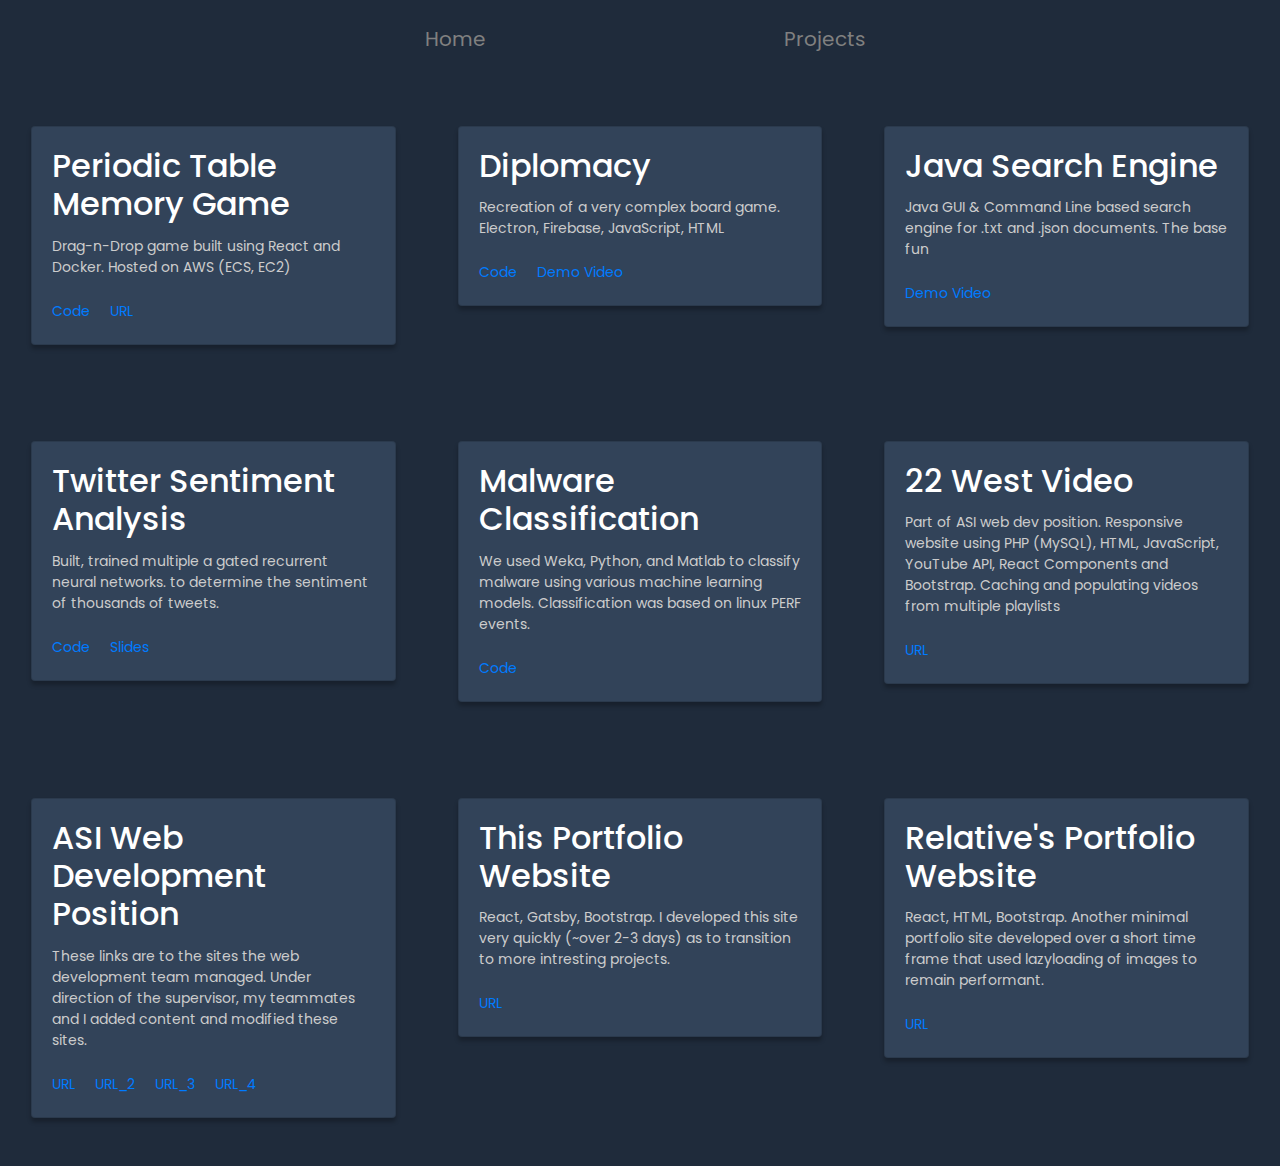
<file: projects/index.html>
<!DOCTYPE html><html><head><meta charSet="utf-8"/><meta http-equiv="x-ua-compatible" content="ie=edge"/><meta name="viewport" content="width=device-width, initial-scale=1, shrink-to-fit=no"/><style data-href="/styles.f467cd5340d0933145c8.css">@import url(https://fonts.googleapis.com/css?family=Poppins|Source+Code+Pro&display=swap);.tl-edges{max-width:100%;overflow-x:hidden}.tl-wrapper{width:100%;float:left;position:relative}.tl-wrapper+.tl-wrapper{margin-left:-100%;margin-right:0}

/*!
 * Bootstrap v4.5.2 (https://getbootstrap.com/)
 * Copyright 2011-2020 The Bootstrap Authors
 * Copyright 2011-2020 Twitter, Inc.
 * Licensed under MIT (https://github.com/twbs/bootstrap/blob/main/LICENSE)
 */:root{--blue:#007bff;--indigo:#6610f2;--purple:#6f42c1;--pink:#e83e8c;--red:#dc3545;--orange:#fd7e14;--yellow:#ffc107;--green:#28a745;--teal:#20c997;--cyan:#17a2b8;--white:#fff;--gray:#6c757d;--gray-dark:#343a40;--primary:#007bff;--secondary:#6c757d;--success:#28a745;--info:#17a2b8;--warning:#ffc107;--danger:#dc3545;--light:#f8f9fa;--dark:#343a40;--breakpoint-xs:0;--breakpoint-sm:576px;--breakpoint-md:768px;--breakpoint-lg:992px;--breakpoint-xl:1200px;--font-family-sans-serif:-apple-system,BlinkMacSystemFont,"Segoe UI",Roboto,"Helvetica Neue",Arial,"Noto Sans",sans-serif,"Apple Color Emoji","Segoe UI Emoji","Segoe UI Symbol","Noto Color Emoji";--font-family-monospace:SFMono-Regular,Menlo,Monaco,Consolas,"Liberation Mono","Courier New",monospace}*,:after,:before{box-sizing:border-box}html{font-family:sans-serif;line-height:1.15;-webkit-text-size-adjust:100%;-webkit-tap-highlight-color:rgba(0,0,0,0)}article,aside,figcaption,figure,footer,header,hgroup,main,nav,section{display:block}body{margin:0;font-family:-apple-system,BlinkMacSystemFont,Segoe UI,Roboto,Helvetica Neue,Arial,Noto Sans,sans-serif,Apple Color Emoji,Segoe UI Emoji,Segoe UI Symbol,Noto Color Emoji;font-size:1rem;font-weight:400;line-height:1.5;color:#212529;text-align:left;background-color:#fff}[tabindex="-1"]:focus:not(:focus-visible){outline:0!important}hr{box-sizing:content-box;height:0;overflow:visible}h1,h2,h3,h4,h5,h6{margin-top:0;margin-bottom:.5rem}p{margin-top:0;margin-bottom:1rem}abbr[data-original-title],abbr[title]{text-decoration:underline;-webkit-text-decoration:underline dotted;text-decoration:underline dotted;cursor:help;border-bottom:0;-webkit-text-decoration-skip-ink:none;text-decoration-skip-ink:none}address{font-style:normal;line-height:inherit}address,dl,ol,ul{margin-bottom:1rem}dl,ol,ul{margin-top:0}ol ol,ol ul,ul ol,ul ul{margin-bottom:0}dt{font-weight:700}dd{margin-bottom:.5rem;margin-left:0}blockquote{margin:0 0 1rem}b,strong{font-weight:bolder}small{font-size:80%}sub,sup{position:relative;font-size:75%;line-height:0;vertical-align:baseline}sub{bottom:-.25em}sup{top:-.5em}a{color:#007bff;text-decoration:none;background-color:transparent}a:hover{color:#0056b3;text-decoration:underline}a:not([href]):not([class]),a:not([href]):not([class]):hover{color:inherit;text-decoration:none}code,kbd,pre,samp{font-family:SFMono-Regular,Menlo,Monaco,Consolas,Liberation Mono,Courier New,monospace;font-size:1em}pre{margin-top:0;margin-bottom:1rem;overflow:auto;-ms-overflow-style:scrollbar}figure{margin:0 0 1rem}img{border-style:none}img,svg{vertical-align:middle}svg{overflow:hidden}table{border-collapse:collapse}caption{padding-top:.75rem;padding-bottom:.75rem;color:#6c757d;text-align:left;caption-side:bottom}th{text-align:inherit}label{display:inline-block;margin-bottom:.5rem}button{border-radius:0}button:focus{outline:1px dotted;outline:5px auto -webkit-focus-ring-color}button,input,optgroup,select,textarea{margin:0;font-family:inherit;font-size:inherit;line-height:inherit}button,input{overflow:visible}button,select{text-transform:none}[role=button]{cursor:pointer}select{word-wrap:normal}[type=button],[type=reset],[type=submit],button{-webkit-appearance:button}[type=button]:not(:disabled),[type=reset]:not(:disabled),[type=submit]:not(:disabled),button:not(:disabled){cursor:pointer}[type=button]::-moz-focus-inner,[type=reset]::-moz-focus-inner,[type=submit]::-moz-focus-inner,button::-moz-focus-inner{padding:0;border-style:none}input[type=checkbox],input[type=radio]{box-sizing:border-box;padding:0}textarea{overflow:auto;resize:vertical}fieldset{min-width:0;padding:0;margin:0;border:0}legend{display:block;width:100%;max-width:100%;padding:0;margin-bottom:.5rem;font-size:1.5rem;line-height:inherit;color:inherit;white-space:normal}progress{vertical-align:baseline}[type=number]::-webkit-inner-spin-button,[type=number]::-webkit-outer-spin-button{height:auto}[type=search]{outline-offset:-2px;-webkit-appearance:none}[type=search]::-webkit-search-decoration{-webkit-appearance:none}::-webkit-file-upload-button{font:inherit;-webkit-appearance:button}output{display:inline-block}summary{display:list-item;cursor:pointer}template{display:none}[hidden]{display:none!important}.h1,.h2,.h3,.h4,.h5,.h6,h1,h2,h3,h4,h5,h6{margin-bottom:.5rem;font-weight:500;line-height:1.2}.h1,h1{font-size:2.5rem}.h2,h2{font-size:2rem}.h3,h3{font-size:1.75rem}.h4,h4{font-size:1.5rem}.h5,h5{font-size:1.25rem}.h6,h6{font-size:1rem}.lead{font-size:1.25rem;font-weight:300}.display-1{font-size:6rem}.display-1,.display-2{font-weight:300;line-height:1.2}.display-2{font-size:5.5rem}.display-3{font-size:4.5rem}.display-3,.display-4{font-weight:300;line-height:1.2}.display-4{font-size:3.5rem}hr{margin-top:1rem;margin-bottom:1rem;border:0;border-top:1px solid rgba(0,0,0,.1)}.small,small{font-size:80%;font-weight:400}.mark,mark{padding:.2em;background-color:#fcf8e3}.list-inline,.list-unstyled{padding-left:0;list-style:none}.list-inline-item{display:inline-block}.list-inline-item:not(:last-child){margin-right:.5rem}.initialism{font-size:90%;text-transform:uppercase}.blockquote{margin-bottom:1rem;font-size:1.25rem}.blockquote-footer{display:block;font-size:80%;color:#6c757d}.blockquote-footer:before{content:"\2014\A0"}.img-fluid,.img-thumbnail{max-width:100%;height:auto}.img-thumbnail{padding:.25rem;background-color:#fff;border:1px solid #dee2e6;border-radius:.25rem}.figure{display:inline-block}.figure-img{margin-bottom:.5rem;line-height:1}.figure-caption{font-size:90%;color:#6c757d}code{font-size:87.5%;color:#e83e8c;word-wrap:break-word}a>code{color:inherit}kbd{padding:.2rem .4rem;font-size:87.5%;color:#fff;background-color:#212529;border-radius:.2rem}kbd kbd{padding:0;font-size:100%;font-weight:700}pre{display:block;font-size:87.5%;color:#212529}pre code{font-size:inherit;color:inherit;word-break:normal}.pre-scrollable{max-height:340px;overflow-y:scroll}.container,.container-fluid,.container-lg,.container-md,.container-sm,.container-xl{width:100%;padding-right:15px;padding-left:15px;margin-right:auto;margin-left:auto}@media (min-width:576px){.container,.container-sm{max-width:540px}}@media (min-width:768px){.container,.container-md,.container-sm{max-width:720px}}@media (min-width:992px){.container,.container-lg,.container-md,.container-sm{max-width:960px}}@media (min-width:1200px){.container,.container-lg,.container-md,.container-sm,.container-xl{max-width:1140px}}.row{display:flex;flex-wrap:wrap;margin-right:-15px;margin-left:-15px}.no-gutters{margin-right:0;margin-left:0}.no-gutters>.col,.no-gutters>[class*=col-]{padding-right:0;padding-left:0}.col,.col-1,.col-2,.col-3,.col-4,.col-5,.col-6,.col-7,.col-8,.col-9,.col-10,.col-11,.col-12,.col-auto,.col-lg,.col-lg-1,.col-lg-2,.col-lg-3,.col-lg-4,.col-lg-5,.col-lg-6,.col-lg-7,.col-lg-8,.col-lg-9,.col-lg-10,.col-lg-11,.col-lg-12,.col-lg-auto,.col-md,.col-md-1,.col-md-2,.col-md-3,.col-md-4,.col-md-5,.col-md-6,.col-md-7,.col-md-8,.col-md-9,.col-md-10,.col-md-11,.col-md-12,.col-md-auto,.col-sm,.col-sm-1,.col-sm-2,.col-sm-3,.col-sm-4,.col-sm-5,.col-sm-6,.col-sm-7,.col-sm-8,.col-sm-9,.col-sm-10,.col-sm-11,.col-sm-12,.col-sm-auto,.col-xl,.col-xl-1,.col-xl-2,.col-xl-3,.col-xl-4,.col-xl-5,.col-xl-6,.col-xl-7,.col-xl-8,.col-xl-9,.col-xl-10,.col-xl-11,.col-xl-12,.col-xl-auto{position:relative;width:100%;padding-right:15px;padding-left:15px}.col{flex-basis:0;flex-grow:1;max-width:100%}.row-cols-1>*{flex:0 0 100%;max-width:100%}.row-cols-2>*{flex:0 0 50%;max-width:50%}.row-cols-3>*{flex:0 0 33.333333%;max-width:33.333333%}.row-cols-4>*{flex:0 0 25%;max-width:25%}.row-cols-5>*{flex:0 0 20%;max-width:20%}.row-cols-6>*{flex:0 0 16.666667%;max-width:16.666667%}.col-auto{flex:0 0 auto;width:auto;max-width:100%}.col-1{flex:0 0 8.333333%;max-width:8.333333%}.col-2{flex:0 0 16.666667%;max-width:16.666667%}.col-3{flex:0 0 25%;max-width:25%}.col-4{flex:0 0 33.333333%;max-width:33.333333%}.col-5{flex:0 0 41.666667%;max-width:41.666667%}.col-6{flex:0 0 50%;max-width:50%}.col-7{flex:0 0 58.333333%;max-width:58.333333%}.col-8{flex:0 0 66.666667%;max-width:66.666667%}.col-9{flex:0 0 75%;max-width:75%}.col-10{flex:0 0 83.333333%;max-width:83.333333%}.col-11{flex:0 0 91.666667%;max-width:91.666667%}.col-12{flex:0 0 100%;max-width:100%}.order-first{order:-1}.order-last{order:13}.order-0{order:0}.order-1{order:1}.order-2{order:2}.order-3{order:3}.order-4{order:4}.order-5{order:5}.order-6{order:6}.order-7{order:7}.order-8{order:8}.order-9{order:9}.order-10{order:10}.order-11{order:11}.order-12{order:12}.offset-1{margin-left:8.333333%}.offset-2{margin-left:16.666667%}.offset-3{margin-left:25%}.offset-4{margin-left:33.333333%}.offset-5{margin-left:41.666667%}.offset-6{margin-left:50%}.offset-7{margin-left:58.333333%}.offset-8{margin-left:66.666667%}.offset-9{margin-left:75%}.offset-10{margin-left:83.333333%}.offset-11{margin-left:91.666667%}@media (min-width:576px){.col-sm{flex-basis:0;flex-grow:1;max-width:100%}.row-cols-sm-1>*{flex:0 0 100%;max-width:100%}.row-cols-sm-2>*{flex:0 0 50%;max-width:50%}.row-cols-sm-3>*{flex:0 0 33.333333%;max-width:33.333333%}.row-cols-sm-4>*{flex:0 0 25%;max-width:25%}.row-cols-sm-5>*{flex:0 0 20%;max-width:20%}.row-cols-sm-6>*{flex:0 0 16.666667%;max-width:16.666667%}.col-sm-auto{flex:0 0 auto;width:auto;max-width:100%}.col-sm-1{flex:0 0 8.333333%;max-width:8.333333%}.col-sm-2{flex:0 0 16.666667%;max-width:16.666667%}.col-sm-3{flex:0 0 25%;max-width:25%}.col-sm-4{flex:0 0 33.333333%;max-width:33.333333%}.col-sm-5{flex:0 0 41.666667%;max-width:41.666667%}.col-sm-6{flex:0 0 50%;max-width:50%}.col-sm-7{flex:0 0 58.333333%;max-width:58.333333%}.col-sm-8{flex:0 0 66.666667%;max-width:66.666667%}.col-sm-9{flex:0 0 75%;max-width:75%}.col-sm-10{flex:0 0 83.333333%;max-width:83.333333%}.col-sm-11{flex:0 0 91.666667%;max-width:91.666667%}.col-sm-12{flex:0 0 100%;max-width:100%}.order-sm-first{order:-1}.order-sm-last{order:13}.order-sm-0{order:0}.order-sm-1{order:1}.order-sm-2{order:2}.order-sm-3{order:3}.order-sm-4{order:4}.order-sm-5{order:5}.order-sm-6{order:6}.order-sm-7{order:7}.order-sm-8{order:8}.order-sm-9{order:9}.order-sm-10{order:10}.order-sm-11{order:11}.order-sm-12{order:12}.offset-sm-0{margin-left:0}.offset-sm-1{margin-left:8.333333%}.offset-sm-2{margin-left:16.666667%}.offset-sm-3{margin-left:25%}.offset-sm-4{margin-left:33.333333%}.offset-sm-5{margin-left:41.666667%}.offset-sm-6{margin-left:50%}.offset-sm-7{margin-left:58.333333%}.offset-sm-8{margin-left:66.666667%}.offset-sm-9{margin-left:75%}.offset-sm-10{margin-left:83.333333%}.offset-sm-11{margin-left:91.666667%}}@media (min-width:768px){.col-md{flex-basis:0;flex-grow:1;max-width:100%}.row-cols-md-1>*{flex:0 0 100%;max-width:100%}.row-cols-md-2>*{flex:0 0 50%;max-width:50%}.row-cols-md-3>*{flex:0 0 33.333333%;max-width:33.333333%}.row-cols-md-4>*{flex:0 0 25%;max-width:25%}.row-cols-md-5>*{flex:0 0 20%;max-width:20%}.row-cols-md-6>*{flex:0 0 16.666667%;max-width:16.666667%}.col-md-auto{flex:0 0 auto;width:auto;max-width:100%}.col-md-1{flex:0 0 8.333333%;max-width:8.333333%}.col-md-2{flex:0 0 16.666667%;max-width:16.666667%}.col-md-3{flex:0 0 25%;max-width:25%}.col-md-4{flex:0 0 33.333333%;max-width:33.333333%}.col-md-5{flex:0 0 41.666667%;max-width:41.666667%}.col-md-6{flex:0 0 50%;max-width:50%}.col-md-7{flex:0 0 58.333333%;max-width:58.333333%}.col-md-8{flex:0 0 66.666667%;max-width:66.666667%}.col-md-9{flex:0 0 75%;max-width:75%}.col-md-10{flex:0 0 83.333333%;max-width:83.333333%}.col-md-11{flex:0 0 91.666667%;max-width:91.666667%}.col-md-12{flex:0 0 100%;max-width:100%}.order-md-first{order:-1}.order-md-last{order:13}.order-md-0{order:0}.order-md-1{order:1}.order-md-2{order:2}.order-md-3{order:3}.order-md-4{order:4}.order-md-5{order:5}.order-md-6{order:6}.order-md-7{order:7}.order-md-8{order:8}.order-md-9{order:9}.order-md-10{order:10}.order-md-11{order:11}.order-md-12{order:12}.offset-md-0{margin-left:0}.offset-md-1{margin-left:8.333333%}.offset-md-2{margin-left:16.666667%}.offset-md-3{margin-left:25%}.offset-md-4{margin-left:33.333333%}.offset-md-5{margin-left:41.666667%}.offset-md-6{margin-left:50%}.offset-md-7{margin-left:58.333333%}.offset-md-8{margin-left:66.666667%}.offset-md-9{margin-left:75%}.offset-md-10{margin-left:83.333333%}.offset-md-11{margin-left:91.666667%}}@media (min-width:992px){.col-lg{flex-basis:0;flex-grow:1;max-width:100%}.row-cols-lg-1>*{flex:0 0 100%;max-width:100%}.row-cols-lg-2>*{flex:0 0 50%;max-width:50%}.row-cols-lg-3>*{flex:0 0 33.333333%;max-width:33.333333%}.row-cols-lg-4>*{flex:0 0 25%;max-width:25%}.row-cols-lg-5>*{flex:0 0 20%;max-width:20%}.row-cols-lg-6>*{flex:0 0 16.666667%;max-width:16.666667%}.col-lg-auto{flex:0 0 auto;width:auto;max-width:100%}.col-lg-1{flex:0 0 8.333333%;max-width:8.333333%}.col-lg-2{flex:0 0 16.666667%;max-width:16.666667%}.col-lg-3{flex:0 0 25%;max-width:25%}.col-lg-4{flex:0 0 33.333333%;max-width:33.333333%}.col-lg-5{flex:0 0 41.666667%;max-width:41.666667%}.col-lg-6{flex:0 0 50%;max-width:50%}.col-lg-7{flex:0 0 58.333333%;max-width:58.333333%}.col-lg-8{flex:0 0 66.666667%;max-width:66.666667%}.col-lg-9{flex:0 0 75%;max-width:75%}.col-lg-10{flex:0 0 83.333333%;max-width:83.333333%}.col-lg-11{flex:0 0 91.666667%;max-width:91.666667%}.col-lg-12{flex:0 0 100%;max-width:100%}.order-lg-first{order:-1}.order-lg-last{order:13}.order-lg-0{order:0}.order-lg-1{order:1}.order-lg-2{order:2}.order-lg-3{order:3}.order-lg-4{order:4}.order-lg-5{order:5}.order-lg-6{order:6}.order-lg-7{order:7}.order-lg-8{order:8}.order-lg-9{order:9}.order-lg-10{order:10}.order-lg-11{order:11}.order-lg-12{order:12}.offset-lg-0{margin-left:0}.offset-lg-1{margin-left:8.333333%}.offset-lg-2{margin-left:16.666667%}.offset-lg-3{margin-left:25%}.offset-lg-4{margin-left:33.333333%}.offset-lg-5{margin-left:41.666667%}.offset-lg-6{margin-left:50%}.offset-lg-7{margin-left:58.333333%}.offset-lg-8{margin-left:66.666667%}.offset-lg-9{margin-left:75%}.offset-lg-10{margin-left:83.333333%}.offset-lg-11{margin-left:91.666667%}}@media (min-width:1200px){.col-xl{flex-basis:0;flex-grow:1;max-width:100%}.row-cols-xl-1>*{flex:0 0 100%;max-width:100%}.row-cols-xl-2>*{flex:0 0 50%;max-width:50%}.row-cols-xl-3>*{flex:0 0 33.333333%;max-width:33.333333%}.row-cols-xl-4>*{flex:0 0 25%;max-width:25%}.row-cols-xl-5>*{flex:0 0 20%;max-width:20%}.row-cols-xl-6>*{flex:0 0 16.666667%;max-width:16.666667%}.col-xl-auto{flex:0 0 auto;width:auto;max-width:100%}.col-xl-1{flex:0 0 8.333333%;max-width:8.333333%}.col-xl-2{flex:0 0 16.666667%;max-width:16.666667%}.col-xl-3{flex:0 0 25%;max-width:25%}.col-xl-4{flex:0 0 33.333333%;max-width:33.333333%}.col-xl-5{flex:0 0 41.666667%;max-width:41.666667%}.col-xl-6{flex:0 0 50%;max-width:50%}.col-xl-7{flex:0 0 58.333333%;max-width:58.333333%}.col-xl-8{flex:0 0 66.666667%;max-width:66.666667%}.col-xl-9{flex:0 0 75%;max-width:75%}.col-xl-10{flex:0 0 83.333333%;max-width:83.333333%}.col-xl-11{flex:0 0 91.666667%;max-width:91.666667%}.col-xl-12{flex:0 0 100%;max-width:100%}.order-xl-first{order:-1}.order-xl-last{order:13}.order-xl-0{order:0}.order-xl-1{order:1}.order-xl-2{order:2}.order-xl-3{order:3}.order-xl-4{order:4}.order-xl-5{order:5}.order-xl-6{order:6}.order-xl-7{order:7}.order-xl-8{order:8}.order-xl-9{order:9}.order-xl-10{order:10}.order-xl-11{order:11}.order-xl-12{order:12}.offset-xl-0{margin-left:0}.offset-xl-1{margin-left:8.333333%}.offset-xl-2{margin-left:16.666667%}.offset-xl-3{margin-left:25%}.offset-xl-4{margin-left:33.333333%}.offset-xl-5{margin-left:41.666667%}.offset-xl-6{margin-left:50%}.offset-xl-7{margin-left:58.333333%}.offset-xl-8{margin-left:66.666667%}.offset-xl-9{margin-left:75%}.offset-xl-10{margin-left:83.333333%}.offset-xl-11{margin-left:91.666667%}}.table{width:100%;margin-bottom:1rem;color:#212529}.table td,.table th{padding:.75rem;vertical-align:top;border-top:1px solid #dee2e6}.table thead th{vertical-align:bottom;border-bottom:2px solid #dee2e6}.table tbody+tbody{border-top:2px solid #dee2e6}.table-sm td,.table-sm th{padding:.3rem}.table-bordered,.table-bordered td,.table-bordered th{border:1px solid #dee2e6}.table-bordered thead td,.table-bordered thead th{border-bottom-width:2px}.table-borderless tbody+tbody,.table-borderless td,.table-borderless th,.table-borderless thead th{border:0}.table-striped tbody tr:nth-of-type(odd){background-color:rgba(0,0,0,.05)}.table-hover tbody tr:hover{color:#212529;background-color:rgba(0,0,0,.075)}.table-primary,.table-primary>td,.table-primary>th{background-color:#b8daff}.table-primary tbody+tbody,.table-primary td,.table-primary th,.table-primary thead th{border-color:#7abaff}.table-hover .table-primary:hover,.table-hover .table-primary:hover>td,.table-hover .table-primary:hover>th{background-color:#9fcdff}.table-secondary,.table-secondary>td,.table-secondary>th{background-color:#d6d8db}.table-secondary tbody+tbody,.table-secondary td,.table-secondary th,.table-secondary thead th{border-color:#b3b7bb}.table-hover .table-secondary:hover,.table-hover .table-secondary:hover>td,.table-hover .table-secondary:hover>th{background-color:#c8cbcf}.table-success,.table-success>td,.table-success>th{background-color:#c3e6cb}.table-success tbody+tbody,.table-success td,.table-success th,.table-success thead th{border-color:#8fd19e}.table-hover .table-success:hover,.table-hover .table-success:hover>td,.table-hover .table-success:hover>th{background-color:#b1dfbb}.table-info,.table-info>td,.table-info>th{background-color:#bee5eb}.table-info tbody+tbody,.table-info td,.table-info th,.table-info thead th{border-color:#86cfda}.table-hover .table-info:hover,.table-hover .table-info:hover>td,.table-hover .table-info:hover>th{background-color:#abdde5}.table-warning,.table-warning>td,.table-warning>th{background-color:#ffeeba}.table-warning tbody+tbody,.table-warning td,.table-warning th,.table-warning thead th{border-color:#ffdf7e}.table-hover .table-warning:hover,.table-hover .table-warning:hover>td,.table-hover .table-warning:hover>th{background-color:#ffe8a1}.table-danger,.table-danger>td,.table-danger>th{background-color:#f5c6cb}.table-danger tbody+tbody,.table-danger td,.table-danger th,.table-danger thead th{border-color:#ed969e}.table-hover .table-danger:hover,.table-hover .table-danger:hover>td,.table-hover .table-danger:hover>th{background-color:#f1b0b7}.table-light,.table-light>td,.table-light>th{background-color:#fdfdfe}.table-light tbody+tbody,.table-light td,.table-light th,.table-light thead th{border-color:#fbfcfc}.table-hover .table-light:hover,.table-hover .table-light:hover>td,.table-hover .table-light:hover>th{background-color:#ececf6}.table-dark,.table-dark>td,.table-dark>th{background-color:#c6c8ca}.table-dark tbody+tbody,.table-dark td,.table-dark th,.table-dark thead th{border-color:#95999c}.table-hover .table-dark:hover,.table-hover .table-dark:hover>td,.table-hover .table-dark:hover>th{background-color:#b9bbbe}.table-active,.table-active>td,.table-active>th,.table-hover .table-active:hover,.table-hover .table-active:hover>td,.table-hover .table-active:hover>th{background-color:rgba(0,0,0,.075)}.table .thead-dark th{color:#fff;background-color:#343a40;border-color:#454d55}.table .thead-light th{color:#495057;background-color:#e9ecef;border-color:#dee2e6}.table-dark{color:#fff;background-color:#343a40}.table-dark td,.table-dark th,.table-dark thead th{border-color:#454d55}.table-dark.table-bordered{border:0}.table-dark.table-striped tbody tr:nth-of-type(odd){background-color:hsla(0,0%,100%,.05)}.table-dark.table-hover tbody tr:hover{color:#fff;background-color:hsla(0,0%,100%,.075)}@media (max-width:575.98px){.table-responsive-sm{display:block;width:100%;overflow-x:auto;-webkit-overflow-scrolling:touch}.table-responsive-sm>.table-bordered{border:0}}@media (max-width:767.98px){.table-responsive-md{display:block;width:100%;overflow-x:auto;-webkit-overflow-scrolling:touch}.table-responsive-md>.table-bordered{border:0}}@media (max-width:991.98px){.table-responsive-lg{display:block;width:100%;overflow-x:auto;-webkit-overflow-scrolling:touch}.table-responsive-lg>.table-bordered{border:0}}@media (max-width:1199.98px){.table-responsive-xl{display:block;width:100%;overflow-x:auto;-webkit-overflow-scrolling:touch}.table-responsive-xl>.table-bordered{border:0}}.table-responsive{display:block;width:100%;overflow-x:auto;-webkit-overflow-scrolling:touch}.table-responsive>.table-bordered{border:0}.form-control{display:block;width:100%;height:calc(1.5em + .75rem + 2px);padding:.375rem .75rem;font-size:1rem;font-weight:400;line-height:1.5;color:#495057;background-color:#fff;background-clip:padding-box;border:1px solid #ced4da;border-radius:.25rem;transition:border-color .15s ease-in-out,box-shadow .15s ease-in-out}@media (prefers-reduced-motion:reduce){.form-control{transition:none}}.form-control::-ms-expand{background-color:transparent;border:0}.form-control:-moz-focusring{color:transparent;text-shadow:0 0 0 #495057}.form-control:focus{color:#495057;background-color:#fff;border-color:#80bdff;outline:0;box-shadow:0 0 0 .2rem rgba(0,123,255,.25)}.form-control::-webkit-input-placeholder{color:#6c757d;opacity:1}.form-control:-ms-input-placeholder{color:#6c757d;opacity:1}.form-control::-ms-input-placeholder{color:#6c757d;opacity:1}.form-control::placeholder{color:#6c757d;opacity:1}.form-control:disabled,.form-control[readonly]{background-color:#e9ecef;opacity:1}input[type=date].form-control,input[type=datetime-local].form-control,input[type=month].form-control,input[type=time].form-control{-webkit-appearance:none;-moz-appearance:none;appearance:none}select.form-control:focus::-ms-value{color:#495057;background-color:#fff}.form-control-file,.form-control-range{display:block;width:100%}.col-form-label{padding-top:calc(.375rem + 1px);padding-bottom:calc(.375rem + 1px);margin-bottom:0;font-size:inherit;line-height:1.5}.col-form-label-lg{padding-top:calc(.5rem + 1px);padding-bottom:calc(.5rem + 1px);font-size:1.25rem;line-height:1.5}.col-form-label-sm{padding-top:calc(.25rem + 1px);padding-bottom:calc(.25rem + 1px);font-size:.875rem;line-height:1.5}.form-control-plaintext{display:block;width:100%;padding:.375rem 0;margin-bottom:0;font-size:1rem;line-height:1.5;color:#212529;background-color:transparent;border:solid transparent;border-width:1px 0}.form-control-plaintext.form-control-lg,.form-control-plaintext.form-control-sm{padding-right:0;padding-left:0}.form-control-sm{height:calc(1.5em + .5rem + 2px);padding:.25rem .5rem;font-size:.875rem;line-height:1.5;border-radius:.2rem}.form-control-lg{height:calc(1.5em + 1rem + 2px);padding:.5rem 1rem;font-size:1.25rem;line-height:1.5;border-radius:.3rem}select.form-control[multiple],select.form-control[size],textarea.form-control{height:auto}.form-group{margin-bottom:1rem}.form-text{display:block;margin-top:.25rem}.form-row{display:flex;flex-wrap:wrap;margin-right:-5px;margin-left:-5px}.form-row>.col,.form-row>[class*=col-]{padding-right:5px;padding-left:5px}.form-check{position:relative;display:block;padding-left:1.25rem}.form-check-input{position:absolute;margin-top:.3rem;margin-left:-1.25rem}.form-check-input:disabled~.form-check-label,.form-check-input[disabled]~.form-check-label{color:#6c757d}.form-check-label{margin-bottom:0}.form-check-inline{display:inline-flex;align-items:center;padding-left:0;margin-right:.75rem}.form-check-inline .form-check-input{position:static;margin-top:0;margin-right:.3125rem;margin-left:0}.valid-feedback{display:none;width:100%;margin-top:.25rem;font-size:80%;color:#28a745}.valid-tooltip{position:absolute;top:100%;left:0;z-index:5;display:none;max-width:100%;padding:.25rem .5rem;margin-top:.1rem;font-size:.875rem;line-height:1.5;color:#fff;background-color:rgba(40,167,69,.9);border-radius:.25rem}.is-valid~.valid-feedback,.is-valid~.valid-tooltip,.was-validated :valid~.valid-feedback,.was-validated :valid~.valid-tooltip{display:block}.form-control.is-valid,.was-validated .form-control:valid{border-color:#28a745;padding-right:calc(1.5em + .75rem);background-image:url("data:image/svg+xml;charset=utf-8,%3Csvg xmlns='http://www.w3.org/2000/svg' width='8' height='8' viewBox='0 0 8 8'%3E%3Cpath fill='%2328a745' d='M2.3 6.73L.6 4.53c-.4-1.04.46-1.4 1.1-.8l1.1 1.4 3.4-3.8c.6-.63 1.6-.27 1.2.7l-4 4.6c-.43.5-.8.4-1.1.1z'/%3E%3C/svg%3E");background-repeat:no-repeat;background-position:right calc(.375em + .1875rem) center;background-size:calc(.75em + .375rem) calc(.75em + .375rem)}.form-control.is-valid:focus,.was-validated .form-control:valid:focus{border-color:#28a745;box-shadow:0 0 0 .2rem rgba(40,167,69,.25)}.was-validated textarea.form-control:valid,textarea.form-control.is-valid{padding-right:calc(1.5em + .75rem);background-position:top calc(.375em + .1875rem) right calc(.375em + .1875rem)}.custom-select.is-valid,.was-validated .custom-select:valid{border-color:#28a745;padding-right:calc(.75em + 2.3125rem);background:url("data:image/svg+xml;charset=utf-8,%3Csvg xmlns='http://www.w3.org/2000/svg' width='4' height='5' viewBox='0 0 4 5'%3E%3Cpath fill='%23343a40' d='M2 0L0 2h4zm0 5L0 3h4z'/%3E%3C/svg%3E") no-repeat right .75rem center/8px 10px,url("data:image/svg+xml;charset=utf-8,%3Csvg xmlns='http://www.w3.org/2000/svg' width='8' height='8' viewBox='0 0 8 8'%3E%3Cpath fill='%2328a745' d='M2.3 6.73L.6 4.53c-.4-1.04.46-1.4 1.1-.8l1.1 1.4 3.4-3.8c.6-.63 1.6-.27 1.2.7l-4 4.6c-.43.5-.8.4-1.1.1z'/%3E%3C/svg%3E") #fff no-repeat center right 1.75rem/calc(.75em + .375rem) calc(.75em + .375rem)}.custom-select.is-valid:focus,.was-validated .custom-select:valid:focus{border-color:#28a745;box-shadow:0 0 0 .2rem rgba(40,167,69,.25)}.form-check-input.is-valid~.form-check-label,.was-validated .form-check-input:valid~.form-check-label{color:#28a745}.form-check-input.is-valid~.valid-feedback,.form-check-input.is-valid~.valid-tooltip,.was-validated .form-check-input:valid~.valid-feedback,.was-validated .form-check-input:valid~.valid-tooltip{display:block}.custom-control-input.is-valid~.custom-control-label,.was-validated .custom-control-input:valid~.custom-control-label{color:#28a745}.custom-control-input.is-valid~.custom-control-label:before,.was-validated .custom-control-input:valid~.custom-control-label:before{border-color:#28a745}.custom-control-input.is-valid:checked~.custom-control-label:before,.was-validated .custom-control-input:valid:checked~.custom-control-label:before{border-color:#34ce57;background-color:#34ce57}.custom-control-input.is-valid:focus~.custom-control-label:before,.was-validated .custom-control-input:valid:focus~.custom-control-label:before{box-shadow:0 0 0 .2rem rgba(40,167,69,.25)}.custom-control-input.is-valid:focus:not(:checked)~.custom-control-label:before,.custom-file-input.is-valid~.custom-file-label,.was-validated .custom-control-input:valid:focus:not(:checked)~.custom-control-label:before,.was-validated .custom-file-input:valid~.custom-file-label{border-color:#28a745}.custom-file-input.is-valid:focus~.custom-file-label,.was-validated .custom-file-input:valid:focus~.custom-file-label{border-color:#28a745;box-shadow:0 0 0 .2rem rgba(40,167,69,.25)}.invalid-feedback{display:none;width:100%;margin-top:.25rem;font-size:80%;color:#dc3545}.invalid-tooltip{position:absolute;top:100%;left:0;z-index:5;display:none;max-width:100%;padding:.25rem .5rem;margin-top:.1rem;font-size:.875rem;line-height:1.5;color:#fff;background-color:rgba(220,53,69,.9);border-radius:.25rem}.is-invalid~.invalid-feedback,.is-invalid~.invalid-tooltip,.was-validated :invalid~.invalid-feedback,.was-validated :invalid~.invalid-tooltip{display:block}.form-control.is-invalid,.was-validated .form-control:invalid{border-color:#dc3545;padding-right:calc(1.5em + .75rem);background-image:url("data:image/svg+xml;charset=utf-8,%3Csvg xmlns='http://www.w3.org/2000/svg' width='12' height='12' fill='none' stroke='%23dc3545' viewBox='0 0 12 12'%3E%3Ccircle cx='6' cy='6' r='4.5'/%3E%3Cpath stroke-linejoin='round' d='M5.8 3.6h.4L6 6.5z'/%3E%3Ccircle cx='6' cy='8.2' r='.6' fill='%23dc3545' stroke='none'/%3E%3C/svg%3E");background-repeat:no-repeat;background-position:right calc(.375em + .1875rem) center;background-size:calc(.75em + .375rem) calc(.75em + .375rem)}.form-control.is-invalid:focus,.was-validated .form-control:invalid:focus{border-color:#dc3545;box-shadow:0 0 0 .2rem rgba(220,53,69,.25)}.was-validated textarea.form-control:invalid,textarea.form-control.is-invalid{padding-right:calc(1.5em + .75rem);background-position:top calc(.375em + .1875rem) right calc(.375em + .1875rem)}.custom-select.is-invalid,.was-validated .custom-select:invalid{border-color:#dc3545;padding-right:calc(.75em + 2.3125rem);background:url("data:image/svg+xml;charset=utf-8,%3Csvg xmlns='http://www.w3.org/2000/svg' width='4' height='5' viewBox='0 0 4 5'%3E%3Cpath fill='%23343a40' d='M2 0L0 2h4zm0 5L0 3h4z'/%3E%3C/svg%3E") no-repeat right .75rem center/8px 10px,url("data:image/svg+xml;charset=utf-8,%3Csvg xmlns='http://www.w3.org/2000/svg' width='12' height='12' fill='none' stroke='%23dc3545' viewBox='0 0 12 12'%3E%3Ccircle cx='6' cy='6' r='4.5'/%3E%3Cpath stroke-linejoin='round' d='M5.8 3.6h.4L6 6.5z'/%3E%3Ccircle cx='6' cy='8.2' r='.6' fill='%23dc3545' stroke='none'/%3E%3C/svg%3E") #fff no-repeat center right 1.75rem/calc(.75em + .375rem) calc(.75em + .375rem)}.custom-select.is-invalid:focus,.was-validated .custom-select:invalid:focus{border-color:#dc3545;box-shadow:0 0 0 .2rem rgba(220,53,69,.25)}.form-check-input.is-invalid~.form-check-label,.was-validated .form-check-input:invalid~.form-check-label{color:#dc3545}.form-check-input.is-invalid~.invalid-feedback,.form-check-input.is-invalid~.invalid-tooltip,.was-validated .form-check-input:invalid~.invalid-feedback,.was-validated .form-check-input:invalid~.invalid-tooltip{display:block}.custom-control-input.is-invalid~.custom-control-label,.was-validated .custom-control-input:invalid~.custom-control-label{color:#dc3545}.custom-control-input.is-invalid~.custom-control-label:before,.was-validated .custom-control-input:invalid~.custom-control-label:before{border-color:#dc3545}.custom-control-input.is-invalid:checked~.custom-control-label:before,.was-validated .custom-control-input:invalid:checked~.custom-control-label:before{border-color:#e4606d;background-color:#e4606d}.custom-control-input.is-invalid:focus~.custom-control-label:before,.was-validated .custom-control-input:invalid:focus~.custom-control-label:before{box-shadow:0 0 0 .2rem rgba(220,53,69,.25)}.custom-control-input.is-invalid:focus:not(:checked)~.custom-control-label:before,.custom-file-input.is-invalid~.custom-file-label,.was-validated .custom-control-input:invalid:focus:not(:checked)~.custom-control-label:before,.was-validated .custom-file-input:invalid~.custom-file-label{border-color:#dc3545}.custom-file-input.is-invalid:focus~.custom-file-label,.was-validated .custom-file-input:invalid:focus~.custom-file-label{border-color:#dc3545;box-shadow:0 0 0 .2rem rgba(220,53,69,.25)}.form-inline{display:flex;flex-flow:row wrap;align-items:center}.form-inline .form-check{width:100%}@media (min-width:576px){.form-inline label{justify-content:center}.form-inline .form-group,.form-inline label{display:flex;align-items:center;margin-bottom:0}.form-inline .form-group{flex:0 0 auto;flex-flow:row wrap}.form-inline .form-control{display:inline-block;width:auto;vertical-align:middle}.form-inline .form-control-plaintext{display:inline-block}.form-inline .custom-select,.form-inline .input-group{width:auto}.form-inline .form-check{display:flex;align-items:center;justify-content:center;width:auto;padding-left:0}.form-inline .form-check-input{position:relative;flex-shrink:0;margin-top:0;margin-right:.25rem;margin-left:0}.form-inline .custom-control{align-items:center;justify-content:center}.form-inline .custom-control-label{margin-bottom:0}}.btn{display:inline-block;font-weight:400;color:#212529;text-align:center;vertical-align:middle;-webkit-user-select:none;-ms-user-select:none;user-select:none;background-color:transparent;border:1px solid transparent;padding:.375rem .75rem;font-size:1rem;line-height:1.5;border-radius:.25rem;transition:color .15s ease-in-out,background-color .15s ease-in-out,border-color .15s ease-in-out,box-shadow .15s ease-in-out}@media (prefers-reduced-motion:reduce){.btn{transition:none}}.btn:hover{color:#212529;text-decoration:none}.btn.focus,.btn:focus{outline:0;box-shadow:0 0 0 .2rem rgba(0,123,255,.25)}.btn.disabled,.btn:disabled{opacity:.65}.btn:not(:disabled):not(.disabled){cursor:pointer}a.btn.disabled,fieldset:disabled a.btn{pointer-events:none}.btn-primary{color:#fff;background-color:#007bff;border-color:#007bff}.btn-primary.focus,.btn-primary:focus,.btn-primary:hover{color:#fff;background-color:#0069d9;border-color:#0062cc}.btn-primary.focus,.btn-primary:focus{box-shadow:0 0 0 .2rem rgba(38,143,255,.5)}.btn-primary.disabled,.btn-primary:disabled{color:#fff;background-color:#007bff;border-color:#007bff}.btn-primary:not(:disabled):not(.disabled).active,.btn-primary:not(:disabled):not(.disabled):active,.show>.btn-primary.dropdown-toggle{color:#fff;background-color:#0062cc;border-color:#005cbf}.btn-primary:not(:disabled):not(.disabled).active:focus,.btn-primary:not(:disabled):not(.disabled):active:focus,.show>.btn-primary.dropdown-toggle:focus{box-shadow:0 0 0 .2rem rgba(38,143,255,.5)}.btn-secondary{color:#fff;background-color:#6c757d;border-color:#6c757d}.btn-secondary.focus,.btn-secondary:focus,.btn-secondary:hover{color:#fff;background-color:#5a6268;border-color:#545b62}.btn-secondary.focus,.btn-secondary:focus{box-shadow:0 0 0 .2rem rgba(130,138,145,.5)}.btn-secondary.disabled,.btn-secondary:disabled{color:#fff;background-color:#6c757d;border-color:#6c757d}.btn-secondary:not(:disabled):not(.disabled).active,.btn-secondary:not(:disabled):not(.disabled):active,.show>.btn-secondary.dropdown-toggle{color:#fff;background-color:#545b62;border-color:#4e555b}.btn-secondary:not(:disabled):not(.disabled).active:focus,.btn-secondary:not(:disabled):not(.disabled):active:focus,.show>.btn-secondary.dropdown-toggle:focus{box-shadow:0 0 0 .2rem rgba(130,138,145,.5)}.btn-success{color:#fff;background-color:#28a745;border-color:#28a745}.btn-success.focus,.btn-success:focus,.btn-success:hover{color:#fff;background-color:#218838;border-color:#1e7e34}.btn-success.focus,.btn-success:focus{box-shadow:0 0 0 .2rem rgba(72,180,97,.5)}.btn-success.disabled,.btn-success:disabled{color:#fff;background-color:#28a745;border-color:#28a745}.btn-success:not(:disabled):not(.disabled).active,.btn-success:not(:disabled):not(.disabled):active,.show>.btn-success.dropdown-toggle{color:#fff;background-color:#1e7e34;border-color:#1c7430}.btn-success:not(:disabled):not(.disabled).active:focus,.btn-success:not(:disabled):not(.disabled):active:focus,.show>.btn-success.dropdown-toggle:focus{box-shadow:0 0 0 .2rem rgba(72,180,97,.5)}.btn-info{color:#fff;background-color:#17a2b8;border-color:#17a2b8}.btn-info.focus,.btn-info:focus,.btn-info:hover{color:#fff;background-color:#138496;border-color:#117a8b}.btn-info.focus,.btn-info:focus{box-shadow:0 0 0 .2rem rgba(58,176,195,.5)}.btn-info.disabled,.btn-info:disabled{color:#fff;background-color:#17a2b8;border-color:#17a2b8}.btn-info:not(:disabled):not(.disabled).active,.btn-info:not(:disabled):not(.disabled):active,.show>.btn-info.dropdown-toggle{color:#fff;background-color:#117a8b;border-color:#10707f}.btn-info:not(:disabled):not(.disabled).active:focus,.btn-info:not(:disabled):not(.disabled):active:focus,.show>.btn-info.dropdown-toggle:focus{box-shadow:0 0 0 .2rem rgba(58,176,195,.5)}.btn-warning{color:#212529;background-color:#ffc107;border-color:#ffc107}.btn-warning.focus,.btn-warning:focus,.btn-warning:hover{color:#212529;background-color:#e0a800;border-color:#d39e00}.btn-warning.focus,.btn-warning:focus{box-shadow:0 0 0 .2rem rgba(222,170,12,.5)}.btn-warning.disabled,.btn-warning:disabled{color:#212529;background-color:#ffc107;border-color:#ffc107}.btn-warning:not(:disabled):not(.disabled).active,.btn-warning:not(:disabled):not(.disabled):active,.show>.btn-warning.dropdown-toggle{color:#212529;background-color:#d39e00;border-color:#c69500}.btn-warning:not(:disabled):not(.disabled).active:focus,.btn-warning:not(:disabled):not(.disabled):active:focus,.show>.btn-warning.dropdown-toggle:focus{box-shadow:0 0 0 .2rem rgba(222,170,12,.5)}.btn-danger{color:#fff;background-color:#dc3545;border-color:#dc3545}.btn-danger.focus,.btn-danger:focus,.btn-danger:hover{color:#fff;background-color:#c82333;border-color:#bd2130}.btn-danger.focus,.btn-danger:focus{box-shadow:0 0 0 .2rem rgba(225,83,97,.5)}.btn-danger.disabled,.btn-danger:disabled{color:#fff;background-color:#dc3545;border-color:#dc3545}.btn-danger:not(:disabled):not(.disabled).active,.btn-danger:not(:disabled):not(.disabled):active,.show>.btn-danger.dropdown-toggle{color:#fff;background-color:#bd2130;border-color:#b21f2d}.btn-danger:not(:disabled):not(.disabled).active:focus,.btn-danger:not(:disabled):not(.disabled):active:focus,.show>.btn-danger.dropdown-toggle:focus{box-shadow:0 0 0 .2rem rgba(225,83,97,.5)}.btn-light{color:#212529;background-color:#f8f9fa;border-color:#f8f9fa}.btn-light.focus,.btn-light:focus,.btn-light:hover{color:#212529;background-color:#e2e6ea;border-color:#dae0e5}.btn-light.focus,.btn-light:focus{box-shadow:0 0 0 .2rem rgba(216,217,219,.5)}.btn-light.disabled,.btn-light:disabled{color:#212529;background-color:#f8f9fa;border-color:#f8f9fa}.btn-light:not(:disabled):not(.disabled).active,.btn-light:not(:disabled):not(.disabled):active,.show>.btn-light.dropdown-toggle{color:#212529;background-color:#dae0e5;border-color:#d3d9df}.btn-light:not(:disabled):not(.disabled).active:focus,.btn-light:not(:disabled):not(.disabled):active:focus,.show>.btn-light.dropdown-toggle:focus{box-shadow:0 0 0 .2rem rgba(216,217,219,.5)}.btn-dark{color:#fff;background-color:#343a40;border-color:#343a40}.btn-dark.focus,.btn-dark:focus,.btn-dark:hover{color:#fff;background-color:#23272b;border-color:#1d2124}.btn-dark.focus,.btn-dark:focus{box-shadow:0 0 0 .2rem rgba(82,88,93,.5)}.btn-dark.disabled,.btn-dark:disabled{color:#fff;background-color:#343a40;border-color:#343a40}.btn-dark:not(:disabled):not(.disabled).active,.btn-dark:not(:disabled):not(.disabled):active,.show>.btn-dark.dropdown-toggle{color:#fff;background-color:#1d2124;border-color:#171a1d}.btn-dark:not(:disabled):not(.disabled).active:focus,.btn-dark:not(:disabled):not(.disabled):active:focus,.show>.btn-dark.dropdown-toggle:focus{box-shadow:0 0 0 .2rem rgba(82,88,93,.5)}.btn-outline-primary{color:#007bff;border-color:#007bff}.btn-outline-primary:hover{color:#fff;background-color:#007bff;border-color:#007bff}.btn-outline-primary.focus,.btn-outline-primary:focus{box-shadow:0 0 0 .2rem rgba(0,123,255,.5)}.btn-outline-primary.disabled,.btn-outline-primary:disabled{color:#007bff;background-color:transparent}.btn-outline-primary:not(:disabled):not(.disabled).active,.btn-outline-primary:not(:disabled):not(.disabled):active,.show>.btn-outline-primary.dropdown-toggle{color:#fff;background-color:#007bff;border-color:#007bff}.btn-outline-primary:not(:disabled):not(.disabled).active:focus,.btn-outline-primary:not(:disabled):not(.disabled):active:focus,.show>.btn-outline-primary.dropdown-toggle:focus{box-shadow:0 0 0 .2rem rgba(0,123,255,.5)}.btn-outline-secondary{color:#6c757d;border-color:#6c757d}.btn-outline-secondary:hover{color:#fff;background-color:#6c757d;border-color:#6c757d}.btn-outline-secondary.focus,.btn-outline-secondary:focus{box-shadow:0 0 0 .2rem rgba(108,117,125,.5)}.btn-outline-secondary.disabled,.btn-outline-secondary:disabled{color:#6c757d;background-color:transparent}.btn-outline-secondary:not(:disabled):not(.disabled).active,.btn-outline-secondary:not(:disabled):not(.disabled):active,.show>.btn-outline-secondary.dropdown-toggle{color:#fff;background-color:#6c757d;border-color:#6c757d}.btn-outline-secondary:not(:disabled):not(.disabled).active:focus,.btn-outline-secondary:not(:disabled):not(.disabled):active:focus,.show>.btn-outline-secondary.dropdown-toggle:focus{box-shadow:0 0 0 .2rem rgba(108,117,125,.5)}.btn-outline-success{color:#28a745;border-color:#28a745}.btn-outline-success:hover{color:#fff;background-color:#28a745;border-color:#28a745}.btn-outline-success.focus,.btn-outline-success:focus{box-shadow:0 0 0 .2rem rgba(40,167,69,.5)}.btn-outline-success.disabled,.btn-outline-success:disabled{color:#28a745;background-color:transparent}.btn-outline-success:not(:disabled):not(.disabled).active,.btn-outline-success:not(:disabled):not(.disabled):active,.show>.btn-outline-success.dropdown-toggle{color:#fff;background-color:#28a745;border-color:#28a745}.btn-outline-success:not(:disabled):not(.disabled).active:focus,.btn-outline-success:not(:disabled):not(.disabled):active:focus,.show>.btn-outline-success.dropdown-toggle:focus{box-shadow:0 0 0 .2rem rgba(40,167,69,.5)}.btn-outline-info{color:#17a2b8;border-color:#17a2b8}.btn-outline-info:hover{color:#fff;background-color:#17a2b8;border-color:#17a2b8}.btn-outline-info.focus,.btn-outline-info:focus{box-shadow:0 0 0 .2rem rgba(23,162,184,.5)}.btn-outline-info.disabled,.btn-outline-info:disabled{color:#17a2b8;background-color:transparent}.btn-outline-info:not(:disabled):not(.disabled).active,.btn-outline-info:not(:disabled):not(.disabled):active,.show>.btn-outline-info.dropdown-toggle{color:#fff;background-color:#17a2b8;border-color:#17a2b8}.btn-outline-info:not(:disabled):not(.disabled).active:focus,.btn-outline-info:not(:disabled):not(.disabled):active:focus,.show>.btn-outline-info.dropdown-toggle:focus{box-shadow:0 0 0 .2rem rgba(23,162,184,.5)}.btn-outline-warning{color:#ffc107;border-color:#ffc107}.btn-outline-warning:hover{color:#212529;background-color:#ffc107;border-color:#ffc107}.btn-outline-warning.focus,.btn-outline-warning:focus{box-shadow:0 0 0 .2rem rgba(255,193,7,.5)}.btn-outline-warning.disabled,.btn-outline-warning:disabled{color:#ffc107;background-color:transparent}.btn-outline-warning:not(:disabled):not(.disabled).active,.btn-outline-warning:not(:disabled):not(.disabled):active,.show>.btn-outline-warning.dropdown-toggle{color:#212529;background-color:#ffc107;border-color:#ffc107}.btn-outline-warning:not(:disabled):not(.disabled).active:focus,.btn-outline-warning:not(:disabled):not(.disabled):active:focus,.show>.btn-outline-warning.dropdown-toggle:focus{box-shadow:0 0 0 .2rem rgba(255,193,7,.5)}.btn-outline-danger{color:#dc3545;border-color:#dc3545}.btn-outline-danger:hover{color:#fff;background-color:#dc3545;border-color:#dc3545}.btn-outline-danger.focus,.btn-outline-danger:focus{box-shadow:0 0 0 .2rem rgba(220,53,69,.5)}.btn-outline-danger.disabled,.btn-outline-danger:disabled{color:#dc3545;background-color:transparent}.btn-outline-danger:not(:disabled):not(.disabled).active,.btn-outline-danger:not(:disabled):not(.disabled):active,.show>.btn-outline-danger.dropdown-toggle{color:#fff;background-color:#dc3545;border-color:#dc3545}.btn-outline-danger:not(:disabled):not(.disabled).active:focus,.btn-outline-danger:not(:disabled):not(.disabled):active:focus,.show>.btn-outline-danger.dropdown-toggle:focus{box-shadow:0 0 0 .2rem rgba(220,53,69,.5)}.btn-outline-light{color:#f8f9fa;border-color:#f8f9fa}.btn-outline-light:hover{color:#212529;background-color:#f8f9fa;border-color:#f8f9fa}.btn-outline-light.focus,.btn-outline-light:focus{box-shadow:0 0 0 .2rem rgba(248,249,250,.5)}.btn-outline-light.disabled,.btn-outline-light:disabled{color:#f8f9fa;background-color:transparent}.btn-outline-light:not(:disabled):not(.disabled).active,.btn-outline-light:not(:disabled):not(.disabled):active,.show>.btn-outline-light.dropdown-toggle{color:#212529;background-color:#f8f9fa;border-color:#f8f9fa}.btn-outline-light:not(:disabled):not(.disabled).active:focus,.btn-outline-light:not(:disabled):not(.disabled):active:focus,.show>.btn-outline-light.dropdown-toggle:focus{box-shadow:0 0 0 .2rem rgba(248,249,250,.5)}.btn-outline-dark{color:#343a40;border-color:#343a40}.btn-outline-dark:hover{color:#fff;background-color:#343a40;border-color:#343a40}.btn-outline-dark.focus,.btn-outline-dark:focus{box-shadow:0 0 0 .2rem rgba(52,58,64,.5)}.btn-outline-dark.disabled,.btn-outline-dark:disabled{color:#343a40;background-color:transparent}.btn-outline-dark:not(:disabled):not(.disabled).active,.btn-outline-dark:not(:disabled):not(.disabled):active,.show>.btn-outline-dark.dropdown-toggle{color:#fff;background-color:#343a40;border-color:#343a40}.btn-outline-dark:not(:disabled):not(.disabled).active:focus,.btn-outline-dark:not(:disabled):not(.disabled):active:focus,.show>.btn-outline-dark.dropdown-toggle:focus{box-shadow:0 0 0 .2rem rgba(52,58,64,.5)}.btn-link{font-weight:400;color:#007bff;text-decoration:none}.btn-link:hover{color:#0056b3}.btn-link.focus,.btn-link:focus,.btn-link:hover{text-decoration:underline}.btn-link.disabled,.btn-link:disabled{color:#6c757d;pointer-events:none}.btn-group-lg>.btn,.btn-lg{padding:.5rem 1rem;font-size:1.25rem;line-height:1.5;border-radius:.3rem}.btn-group-sm>.btn,.btn-sm{padding:.25rem .5rem;font-size:.875rem;line-height:1.5;border-radius:.2rem}.btn-block{display:block;width:100%}.btn-block+.btn-block{margin-top:.5rem}input[type=button].btn-block,input[type=reset].btn-block,input[type=submit].btn-block{width:100%}.fade{transition:opacity .15s linear}@media (prefers-reduced-motion:reduce){.fade{transition:none}}.fade:not(.show){opacity:0}.collapse:not(.show){display:none}.collapsing{position:relative;height:0;overflow:hidden;transition:height .35s ease}@media (prefers-reduced-motion:reduce){.collapsing{transition:none}}.dropdown,.dropleft,.dropright,.dropup{position:relative}.dropdown-toggle{white-space:nowrap}.dropdown-toggle:after{display:inline-block;margin-left:.255em;vertical-align:.255em;content:"";border-top:.3em solid;border-right:.3em solid transparent;border-bottom:0;border-left:.3em solid transparent}.dropdown-toggle:empty:after{margin-left:0}.dropdown-menu{position:absolute;top:100%;left:0;z-index:1000;display:none;float:left;min-width:10rem;padding:.5rem 0;margin:.125rem 0 0;font-size:1rem;color:#212529;text-align:left;list-style:none;background-color:#fff;background-clip:padding-box;border:1px solid rgba(0,0,0,.15);border-radius:.25rem}.dropdown-menu-left{right:auto;left:0}.dropdown-menu-right{right:0;left:auto}@media (min-width:576px){.dropdown-menu-sm-left{right:auto;left:0}.dropdown-menu-sm-right{right:0;left:auto}}@media (min-width:768px){.dropdown-menu-md-left{right:auto;left:0}.dropdown-menu-md-right{right:0;left:auto}}@media (min-width:992px){.dropdown-menu-lg-left{right:auto;left:0}.dropdown-menu-lg-right{right:0;left:auto}}@media (min-width:1200px){.dropdown-menu-xl-left{right:auto;left:0}.dropdown-menu-xl-right{right:0;left:auto}}.dropup .dropdown-menu{top:auto;bottom:100%;margin-top:0;margin-bottom:.125rem}.dropup .dropdown-toggle:after{display:inline-block;margin-left:.255em;vertical-align:.255em;content:"";border-top:0;border-right:.3em solid transparent;border-bottom:.3em solid;border-left:.3em solid transparent}.dropup .dropdown-toggle:empty:after{margin-left:0}.dropright .dropdown-menu{top:0;right:auto;left:100%;margin-top:0;margin-left:.125rem}.dropright .dropdown-toggle:after{display:inline-block;margin-left:.255em;vertical-align:.255em;content:"";border-top:.3em solid transparent;border-right:0;border-bottom:.3em solid transparent;border-left:.3em solid}.dropright .dropdown-toggle:empty:after{margin-left:0}.dropright .dropdown-toggle:after{vertical-align:0}.dropleft .dropdown-menu{top:0;right:100%;left:auto;margin-top:0;margin-right:.125rem}.dropleft .dropdown-toggle:after{display:inline-block;margin-left:.255em;vertical-align:.255em;content:"";display:none}.dropleft .dropdown-toggle:before{display:inline-block;margin-right:.255em;vertical-align:.255em;content:"";border-top:.3em solid transparent;border-right:.3em solid;border-bottom:.3em solid transparent}.dropleft .dropdown-toggle:empty:after{margin-left:0}.dropleft .dropdown-toggle:before{vertical-align:0}.dropdown-menu[x-placement^=bottom],.dropdown-menu[x-placement^=left],.dropdown-menu[x-placement^=right],.dropdown-menu[x-placement^=top]{right:auto;bottom:auto}.dropdown-divider{height:0;margin:.5rem 0;overflow:hidden;border-top:1px solid #e9ecef}.dropdown-item{display:block;width:100%;padding:.25rem 1.5rem;clear:both;font-weight:400;color:#212529;text-align:inherit;white-space:nowrap;background-color:transparent;border:0}.dropdown-item:focus,.dropdown-item:hover{color:#16181b;text-decoration:none;background-color:#f8f9fa}.dropdown-item.active,.dropdown-item:active{color:#fff;text-decoration:none;background-color:#007bff}.dropdown-item.disabled,.dropdown-item:disabled{color:#6c757d;pointer-events:none;background-color:transparent}.dropdown-menu.show{display:block}.dropdown-header{display:block;padding:.5rem 1.5rem;margin-bottom:0;font-size:.875rem;color:#6c757d;white-space:nowrap}.dropdown-item-text{display:block;padding:.25rem 1.5rem;color:#212529}.btn-group,.btn-group-vertical{position:relative;display:inline-flex;vertical-align:middle}.btn-group-vertical>.btn,.btn-group>.btn{position:relative;flex:1 1 auto}.btn-group-vertical>.btn.active,.btn-group-vertical>.btn:active,.btn-group-vertical>.btn:focus,.btn-group-vertical>.btn:hover,.btn-group>.btn.active,.btn-group>.btn:active,.btn-group>.btn:focus,.btn-group>.btn:hover{z-index:1}.btn-toolbar{display:flex;flex-wrap:wrap;justify-content:flex-start}.btn-toolbar .input-group{width:auto}.btn-group>.btn-group:not(:first-child),.btn-group>.btn:not(:first-child){margin-left:-1px}.btn-group>.btn-group:not(:last-child)>.btn,.btn-group>.btn:not(:last-child):not(.dropdown-toggle){border-top-right-radius:0;border-bottom-right-radius:0}.btn-group>.btn-group:not(:first-child)>.btn,.btn-group>.btn:not(:first-child){border-top-left-radius:0;border-bottom-left-radius:0}.dropdown-toggle-split{padding-right:.5625rem;padding-left:.5625rem}.dropdown-toggle-split:after,.dropright .dropdown-toggle-split:after,.dropup .dropdown-toggle-split:after{margin-left:0}.dropleft .dropdown-toggle-split:before{margin-right:0}.btn-group-sm>.btn+.dropdown-toggle-split,.btn-sm+.dropdown-toggle-split{padding-right:.375rem;padding-left:.375rem}.btn-group-lg>.btn+.dropdown-toggle-split,.btn-lg+.dropdown-toggle-split{padding-right:.75rem;padding-left:.75rem}.btn-group-vertical{flex-direction:column;align-items:flex-start;justify-content:center}.btn-group-vertical>.btn,.btn-group-vertical>.btn-group{width:100%}.btn-group-vertical>.btn-group:not(:first-child),.btn-group-vertical>.btn:not(:first-child){margin-top:-1px}.btn-group-vertical>.btn-group:not(:last-child)>.btn,.btn-group-vertical>.btn:not(:last-child):not(.dropdown-toggle){border-bottom-right-radius:0;border-bottom-left-radius:0}.btn-group-vertical>.btn-group:not(:first-child)>.btn,.btn-group-vertical>.btn:not(:first-child){border-top-left-radius:0;border-top-right-radius:0}.btn-group-toggle>.btn,.btn-group-toggle>.btn-group>.btn{margin-bottom:0}.btn-group-toggle>.btn-group>.btn input[type=checkbox],.btn-group-toggle>.btn-group>.btn input[type=radio],.btn-group-toggle>.btn input[type=checkbox],.btn-group-toggle>.btn input[type=radio]{position:absolute;clip:rect(0,0,0,0);pointer-events:none}.input-group{position:relative;display:flex;flex-wrap:wrap;align-items:stretch;width:100%}.input-group>.custom-file,.input-group>.custom-select,.input-group>.form-control,.input-group>.form-control-plaintext{position:relative;flex:1 1 auto;width:1%;min-width:0;margin-bottom:0}.input-group>.custom-file+.custom-file,.input-group>.custom-file+.custom-select,.input-group>.custom-file+.form-control,.input-group>.custom-select+.custom-file,.input-group>.custom-select+.custom-select,.input-group>.custom-select+.form-control,.input-group>.form-control+.custom-file,.input-group>.form-control+.custom-select,.input-group>.form-control+.form-control,.input-group>.form-control-plaintext+.custom-file,.input-group>.form-control-plaintext+.custom-select,.input-group>.form-control-plaintext+.form-control{margin-left:-1px}.input-group>.custom-file .custom-file-input:focus~.custom-file-label,.input-group>.custom-select:focus,.input-group>.form-control:focus{z-index:3}.input-group>.custom-file .custom-file-input:focus{z-index:4}.input-group>.custom-select:not(:last-child),.input-group>.form-control:not(:last-child){border-top-right-radius:0;border-bottom-right-radius:0}.input-group>.custom-select:not(:first-child),.input-group>.form-control:not(:first-child){border-top-left-radius:0;border-bottom-left-radius:0}.input-group>.custom-file{display:flex;align-items:center}.input-group>.custom-file:not(:last-child) .custom-file-label,.input-group>.custom-file:not(:last-child) .custom-file-label:after{border-top-right-radius:0;border-bottom-right-radius:0}.input-group>.custom-file:not(:first-child) .custom-file-label{border-top-left-radius:0;border-bottom-left-radius:0}.input-group-append,.input-group-prepend{display:flex}.input-group-append .btn,.input-group-prepend .btn{position:relative;z-index:2}.input-group-append .btn:focus,.input-group-prepend .btn:focus{z-index:3}.input-group-append .btn+.btn,.input-group-append .btn+.input-group-text,.input-group-append .input-group-text+.btn,.input-group-append .input-group-text+.input-group-text,.input-group-prepend .btn+.btn,.input-group-prepend .btn+.input-group-text,.input-group-prepend .input-group-text+.btn,.input-group-prepend .input-group-text+.input-group-text{margin-left:-1px}.input-group-prepend{margin-right:-1px}.input-group-append{margin-left:-1px}.input-group-text{display:flex;align-items:center;padding:.375rem .75rem;margin-bottom:0;font-size:1rem;font-weight:400;line-height:1.5;color:#495057;text-align:center;white-space:nowrap;background-color:#e9ecef;border:1px solid #ced4da;border-radius:.25rem}.input-group-text input[type=checkbox],.input-group-text input[type=radio]{margin-top:0}.input-group-lg>.custom-select,.input-group-lg>.form-control:not(textarea){height:calc(1.5em + 1rem + 2px)}.input-group-lg>.custom-select,.input-group-lg>.form-control,.input-group-lg>.input-group-append>.btn,.input-group-lg>.input-group-append>.input-group-text,.input-group-lg>.input-group-prepend>.btn,.input-group-lg>.input-group-prepend>.input-group-text{padding:.5rem 1rem;font-size:1.25rem;line-height:1.5;border-radius:.3rem}.input-group-sm>.custom-select,.input-group-sm>.form-control:not(textarea){height:calc(1.5em + .5rem + 2px)}.input-group-sm>.custom-select,.input-group-sm>.form-control,.input-group-sm>.input-group-append>.btn,.input-group-sm>.input-group-append>.input-group-text,.input-group-sm>.input-group-prepend>.btn,.input-group-sm>.input-group-prepend>.input-group-text{padding:.25rem .5rem;font-size:.875rem;line-height:1.5;border-radius:.2rem}.input-group-lg>.custom-select,.input-group-sm>.custom-select{padding-right:1.75rem}.input-group>.input-group-append:last-child>.btn:not(:last-child):not(.dropdown-toggle),.input-group>.input-group-append:last-child>.input-group-text:not(:last-child),.input-group>.input-group-append:not(:last-child)>.btn,.input-group>.input-group-append:not(:last-child)>.input-group-text,.input-group>.input-group-prepend>.btn,.input-group>.input-group-prepend>.input-group-text{border-top-right-radius:0;border-bottom-right-radius:0}.input-group>.input-group-append>.btn,.input-group>.input-group-append>.input-group-text,.input-group>.input-group-prepend:first-child>.btn:not(:first-child),.input-group>.input-group-prepend:first-child>.input-group-text:not(:first-child),.input-group>.input-group-prepend:not(:first-child)>.btn,.input-group>.input-group-prepend:not(:first-child)>.input-group-text{border-top-left-radius:0;border-bottom-left-radius:0}.custom-control{position:relative;z-index:1;display:block;min-height:1.5rem;padding-left:1.5rem}.custom-control-inline{display:inline-flex;margin-right:1rem}.custom-control-input{position:absolute;left:0;z-index:-1;width:1rem;height:1.25rem;opacity:0}.custom-control-input:checked~.custom-control-label:before{color:#fff;border-color:#007bff;background-color:#007bff}.custom-control-input:focus~.custom-control-label:before{box-shadow:0 0 0 .2rem rgba(0,123,255,.25)}.custom-control-input:focus:not(:checked)~.custom-control-label:before{border-color:#80bdff}.custom-control-input:not(:disabled):active~.custom-control-label:before{color:#fff;background-color:#b3d7ff;border-color:#b3d7ff}.custom-control-input:disabled~.custom-control-label,.custom-control-input[disabled]~.custom-control-label{color:#6c757d}.custom-control-input:disabled~.custom-control-label:before,.custom-control-input[disabled]~.custom-control-label:before{background-color:#e9ecef}.custom-control-label{position:relative;margin-bottom:0;vertical-align:top}.custom-control-label:before{pointer-events:none;background-color:#fff;border:1px solid #adb5bd}.custom-control-label:after,.custom-control-label:before{position:absolute;top:.25rem;left:-1.5rem;display:block;width:1rem;height:1rem;content:""}.custom-control-label:after{background:no-repeat 50%/50% 50%}.custom-checkbox .custom-control-label:before{border-radius:.25rem}.custom-checkbox .custom-control-input:checked~.custom-control-label:after{background-image:url("data:image/svg+xml;charset=utf-8,%3Csvg xmlns='http://www.w3.org/2000/svg' width='8' height='8' viewBox='0 0 8 8'%3E%3Cpath fill='%23fff' d='M6.564.75l-3.59 3.612-1.538-1.55L0 4.26l2.974 2.99L8 2.193z'/%3E%3C/svg%3E")}.custom-checkbox .custom-control-input:indeterminate~.custom-control-label:before{border-color:#007bff;background-color:#007bff}.custom-checkbox .custom-control-input:indeterminate~.custom-control-label:after{background-image:url("data:image/svg+xml;charset=utf-8,%3Csvg xmlns='http://www.w3.org/2000/svg' width='4' height='4' viewBox='0 0 4 4'%3E%3Cpath stroke='%23fff' d='M0 2h4'/%3E%3C/svg%3E")}.custom-checkbox .custom-control-input:disabled:checked~.custom-control-label:before{background-color:rgba(0,123,255,.5)}.custom-checkbox .custom-control-input:disabled:indeterminate~.custom-control-label:before{background-color:rgba(0,123,255,.5)}.custom-radio .custom-control-label:before{border-radius:50%}.custom-radio .custom-control-input:checked~.custom-control-label:after{background-image:url("data:image/svg+xml;charset=utf-8,%3Csvg xmlns='http://www.w3.org/2000/svg' width='12' height='12' viewBox='-4 -4 8 8'%3E%3Ccircle r='3' fill='%23fff'/%3E%3C/svg%3E")}.custom-radio .custom-control-input:disabled:checked~.custom-control-label:before{background-color:rgba(0,123,255,.5)}.custom-switch{padding-left:2.25rem}.custom-switch .custom-control-label:before{left:-2.25rem;width:1.75rem;pointer-events:all;border-radius:.5rem}.custom-switch .custom-control-label:after{top:calc(.25rem + 2px);left:calc(-2.25rem + 2px);width:calc(1rem - 4px);height:calc(1rem - 4px);background-color:#adb5bd;border-radius:.5rem;transition:transform .15s ease-in-out,background-color .15s ease-in-out,border-color .15s ease-in-out,box-shadow .15s ease-in-out}@media (prefers-reduced-motion:reduce){.custom-switch .custom-control-label:after{transition:none}}.custom-switch .custom-control-input:checked~.custom-control-label:after{background-color:#fff;transform:translateX(.75rem)}.custom-switch .custom-control-input:disabled:checked~.custom-control-label:before{background-color:rgba(0,123,255,.5)}.custom-select{display:inline-block;width:100%;height:calc(1.5em + .75rem + 2px);padding:.375rem 1.75rem .375rem .75rem;font-size:1rem;font-weight:400;line-height:1.5;color:#495057;vertical-align:middle;background:#fff url("data:image/svg+xml;charset=utf-8,%3Csvg xmlns='http://www.w3.org/2000/svg' width='4' height='5' viewBox='0 0 4 5'%3E%3Cpath fill='%23343a40' d='M2 0L0 2h4zm0 5L0 3h4z'/%3E%3C/svg%3E") no-repeat right .75rem center/8px 10px;border:1px solid #ced4da;border-radius:.25rem;-webkit-appearance:none;-moz-appearance:none;appearance:none}.custom-select:focus{border-color:#80bdff;outline:0;box-shadow:0 0 0 .2rem rgba(0,123,255,.25)}.custom-select:focus::-ms-value{color:#495057;background-color:#fff}.custom-select[multiple],.custom-select[size]:not([size="1"]){height:auto;padding-right:.75rem;background-image:none}.custom-select:disabled{color:#6c757d;background-color:#e9ecef}.custom-select::-ms-expand{display:none}.custom-select:-moz-focusring{color:transparent;text-shadow:0 0 0 #495057}.custom-select-sm{height:calc(1.5em + .5rem + 2px);padding-top:.25rem;padding-bottom:.25rem;padding-left:.5rem;font-size:.875rem}.custom-select-lg{height:calc(1.5em + 1rem + 2px);padding-top:.5rem;padding-bottom:.5rem;padding-left:1rem;font-size:1.25rem}.custom-file{display:inline-block;margin-bottom:0}.custom-file,.custom-file-input{position:relative;width:100%;height:calc(1.5em + .75rem + 2px)}.custom-file-input{z-index:2;margin:0;opacity:0}.custom-file-input:focus~.custom-file-label{border-color:#80bdff;box-shadow:0 0 0 .2rem rgba(0,123,255,.25)}.custom-file-input:disabled~.custom-file-label,.custom-file-input[disabled]~.custom-file-label{background-color:#e9ecef}.custom-file-input:lang(en)~.custom-file-label:after{content:"Browse"}.custom-file-input~.custom-file-label[data-browse]:after{content:attr(data-browse)}.custom-file-label{left:0;z-index:1;height:calc(1.5em + .75rem + 2px);font-weight:400;background-color:#fff;border:1px solid #ced4da;border-radius:.25rem}.custom-file-label,.custom-file-label:after{position:absolute;top:0;right:0;padding:.375rem .75rem;line-height:1.5;color:#495057}.custom-file-label:after{bottom:0;z-index:3;display:block;height:calc(1.5em + .75rem);content:"Browse";background-color:#e9ecef;border-left:inherit;border-radius:0 .25rem .25rem 0}.custom-range{width:100%;height:1.4rem;padding:0;background-color:transparent;-webkit-appearance:none;-moz-appearance:none;appearance:none}.custom-range:focus{outline:none}.custom-range:focus::-webkit-slider-thumb{box-shadow:0 0 0 1px #fff,0 0 0 .2rem rgba(0,123,255,.25)}.custom-range:focus::-moz-range-thumb{box-shadow:0 0 0 1px #fff,0 0 0 .2rem rgba(0,123,255,.25)}.custom-range:focus::-ms-thumb{box-shadow:0 0 0 1px #fff,0 0 0 .2rem rgba(0,123,255,.25)}.custom-range::-moz-focus-outer{border:0}.custom-range::-webkit-slider-thumb{width:1rem;height:1rem;margin-top:-.25rem;background-color:#007bff;border:0;border-radius:1rem;-webkit-transition:background-color .15s ease-in-out,border-color .15s ease-in-out,box-shadow .15s ease-in-out;transition:background-color .15s ease-in-out,border-color .15s ease-in-out,box-shadow .15s ease-in-out;-webkit-appearance:none;appearance:none}@media (prefers-reduced-motion:reduce){.custom-range::-webkit-slider-thumb{-webkit-transition:none;transition:none}}.custom-range::-webkit-slider-thumb:active{background-color:#b3d7ff}.custom-range::-webkit-slider-runnable-track{width:100%;height:.5rem;color:transparent;cursor:pointer;background-color:#dee2e6;border-color:transparent;border-radius:1rem}.custom-range::-moz-range-thumb{width:1rem;height:1rem;background-color:#007bff;border:0;border-radius:1rem;-moz-transition:background-color .15s ease-in-out,border-color .15s ease-in-out,box-shadow .15s ease-in-out;transition:background-color .15s ease-in-out,border-color .15s ease-in-out,box-shadow .15s ease-in-out;-moz-appearance:none;appearance:none}@media (prefers-reduced-motion:reduce){.custom-range::-moz-range-thumb{-moz-transition:none;transition:none}}.custom-range::-moz-range-thumb:active{background-color:#b3d7ff}.custom-range::-moz-range-track{width:100%;height:.5rem;color:transparent;cursor:pointer;background-color:#dee2e6;border-color:transparent;border-radius:1rem}.custom-range::-ms-thumb{width:1rem;height:1rem;margin-top:0;margin-right:.2rem;margin-left:.2rem;background-color:#007bff;border:0;border-radius:1rem;-ms-transition:background-color .15s ease-in-out,border-color .15s ease-in-out,box-shadow .15s ease-in-out;transition:background-color .15s ease-in-out,border-color .15s ease-in-out,box-shadow .15s ease-in-out;appearance:none}@media (prefers-reduced-motion:reduce){.custom-range::-ms-thumb{-ms-transition:none;transition:none}}.custom-range::-ms-thumb:active{background-color:#b3d7ff}.custom-range::-ms-track{width:100%;height:.5rem;color:transparent;cursor:pointer;background-color:transparent;border-color:transparent;border-width:.5rem}.custom-range::-ms-fill-lower,.custom-range::-ms-fill-upper{background-color:#dee2e6;border-radius:1rem}.custom-range::-ms-fill-upper{margin-right:15px}.custom-range:disabled::-webkit-slider-thumb{background-color:#adb5bd}.custom-range:disabled::-webkit-slider-runnable-track{cursor:default}.custom-range:disabled::-moz-range-thumb{background-color:#adb5bd}.custom-range:disabled::-moz-range-track{cursor:default}.custom-range:disabled::-ms-thumb{background-color:#adb5bd}.custom-control-label:before,.custom-file-label,.custom-select{transition:background-color .15s ease-in-out,border-color .15s ease-in-out,box-shadow .15s ease-in-out}@media (prefers-reduced-motion:reduce){.custom-control-label:before,.custom-file-label,.custom-select{transition:none}}.nav{display:flex;flex-wrap:wrap;padding-left:0;margin-bottom:0;list-style:none}.nav-link{display:block;padding:.5rem 1rem}.nav-link:focus,.nav-link:hover{text-decoration:none}.nav-link.disabled{color:#6c757d;pointer-events:none;cursor:default}.nav-tabs{border-bottom:1px solid #dee2e6}.nav-tabs .nav-item{margin-bottom:-1px}.nav-tabs .nav-link{border:1px solid transparent;border-top-left-radius:.25rem;border-top-right-radius:.25rem}.nav-tabs .nav-link:focus,.nav-tabs .nav-link:hover{border-color:#e9ecef #e9ecef #dee2e6}.nav-tabs .nav-link.disabled{color:#6c757d;background-color:transparent;border-color:transparent}.nav-tabs .nav-item.show .nav-link,.nav-tabs .nav-link.active{color:#495057;background-color:#fff;border-color:#dee2e6 #dee2e6 #fff}.nav-tabs .dropdown-menu{margin-top:-1px;border-top-left-radius:0;border-top-right-radius:0}.nav-pills .nav-link{border-radius:.25rem}.nav-pills .nav-link.active,.nav-pills .show>.nav-link{color:#fff;background-color:#007bff}.nav-fill .nav-item,.nav-fill>.nav-link{flex:1 1 auto;text-align:center}.nav-justified .nav-item,.nav-justified>.nav-link{flex-basis:0;flex-grow:1;text-align:center}.tab-content>.tab-pane{display:none}.tab-content>.active{display:block}.navbar{position:relative;padding:.5rem 1rem}.navbar,.navbar .container,.navbar .container-fluid,.navbar .container-lg,.navbar .container-md,.navbar .container-sm,.navbar .container-xl{display:flex;flex-wrap:wrap;align-items:center;justify-content:space-between}.navbar-brand{display:inline-block;padding-top:.3125rem;padding-bottom:.3125rem;margin-right:1rem;font-size:1.25rem;line-height:inherit;white-space:nowrap}.navbar-brand:focus,.navbar-brand:hover{text-decoration:none}.navbar-nav{display:flex;flex-direction:column;padding-left:0;margin-bottom:0;list-style:none}.navbar-nav .nav-link{padding-right:0;padding-left:0}.navbar-nav .dropdown-menu{position:static;float:none}.navbar-text{display:inline-block;padding-top:.5rem;padding-bottom:.5rem}.navbar-collapse{flex-basis:100%;flex-grow:1;align-items:center}.navbar-toggler{padding:.25rem .75rem;font-size:1.25rem;line-height:1;background-color:transparent;border:1px solid transparent;border-radius:.25rem}.navbar-toggler:focus,.navbar-toggler:hover{text-decoration:none}.navbar-toggler-icon{display:inline-block;width:1.5em;height:1.5em;vertical-align:middle;content:"";background:no-repeat 50%;background-size:100% 100%}@media (max-width:575.98px){.navbar-expand-sm>.container,.navbar-expand-sm>.container-fluid,.navbar-expand-sm>.container-lg,.navbar-expand-sm>.container-md,.navbar-expand-sm>.container-sm,.navbar-expand-sm>.container-xl{padding-right:0;padding-left:0}}@media (min-width:576px){.navbar-expand-sm{flex-flow:row nowrap;justify-content:flex-start}.navbar-expand-sm .navbar-nav{flex-direction:row}.navbar-expand-sm .navbar-nav .dropdown-menu{position:absolute}.navbar-expand-sm .navbar-nav .nav-link{padding-right:.5rem;padding-left:.5rem}.navbar-expand-sm>.container,.navbar-expand-sm>.container-fluid,.navbar-expand-sm>.container-lg,.navbar-expand-sm>.container-md,.navbar-expand-sm>.container-sm,.navbar-expand-sm>.container-xl{flex-wrap:nowrap}.navbar-expand-sm .navbar-collapse{display:flex!important;flex-basis:auto}.navbar-expand-sm .navbar-toggler{display:none}}@media (max-width:767.98px){.navbar-expand-md>.container,.navbar-expand-md>.container-fluid,.navbar-expand-md>.container-lg,.navbar-expand-md>.container-md,.navbar-expand-md>.container-sm,.navbar-expand-md>.container-xl{padding-right:0;padding-left:0}}@media (min-width:768px){.navbar-expand-md{flex-flow:row nowrap;justify-content:flex-start}.navbar-expand-md .navbar-nav{flex-direction:row}.navbar-expand-md .navbar-nav .dropdown-menu{position:absolute}.navbar-expand-md .navbar-nav .nav-link{padding-right:.5rem;padding-left:.5rem}.navbar-expand-md>.container,.navbar-expand-md>.container-fluid,.navbar-expand-md>.container-lg,.navbar-expand-md>.container-md,.navbar-expand-md>.container-sm,.navbar-expand-md>.container-xl{flex-wrap:nowrap}.navbar-expand-md .navbar-collapse{display:flex!important;flex-basis:auto}.navbar-expand-md .navbar-toggler{display:none}}@media (max-width:991.98px){.navbar-expand-lg>.container,.navbar-expand-lg>.container-fluid,.navbar-expand-lg>.container-lg,.navbar-expand-lg>.container-md,.navbar-expand-lg>.container-sm,.navbar-expand-lg>.container-xl{padding-right:0;padding-left:0}}@media (min-width:992px){.navbar-expand-lg{flex-flow:row nowrap;justify-content:flex-start}.navbar-expand-lg .navbar-nav{flex-direction:row}.navbar-expand-lg .navbar-nav .dropdown-menu{position:absolute}.navbar-expand-lg .navbar-nav .nav-link{padding-right:.5rem;padding-left:.5rem}.navbar-expand-lg>.container,.navbar-expand-lg>.container-fluid,.navbar-expand-lg>.container-lg,.navbar-expand-lg>.container-md,.navbar-expand-lg>.container-sm,.navbar-expand-lg>.container-xl{flex-wrap:nowrap}.navbar-expand-lg .navbar-collapse{display:flex!important;flex-basis:auto}.navbar-expand-lg .navbar-toggler{display:none}}@media (max-width:1199.98px){.navbar-expand-xl>.container,.navbar-expand-xl>.container-fluid,.navbar-expand-xl>.container-lg,.navbar-expand-xl>.container-md,.navbar-expand-xl>.container-sm,.navbar-expand-xl>.container-xl{padding-right:0;padding-left:0}}@media (min-width:1200px){.navbar-expand-xl{flex-flow:row nowrap;justify-content:flex-start}.navbar-expand-xl .navbar-nav{flex-direction:row}.navbar-expand-xl .navbar-nav .dropdown-menu{position:absolute}.navbar-expand-xl .navbar-nav .nav-link{padding-right:.5rem;padding-left:.5rem}.navbar-expand-xl>.container,.navbar-expand-xl>.container-fluid,.navbar-expand-xl>.container-lg,.navbar-expand-xl>.container-md,.navbar-expand-xl>.container-sm,.navbar-expand-xl>.container-xl{flex-wrap:nowrap}.navbar-expand-xl .navbar-collapse{display:flex!important;flex-basis:auto}.navbar-expand-xl .navbar-toggler{display:none}}.navbar-expand{flex-flow:row nowrap;justify-content:flex-start}.navbar-expand>.container,.navbar-expand>.container-fluid,.navbar-expand>.container-lg,.navbar-expand>.container-md,.navbar-expand>.container-sm,.navbar-expand>.container-xl{padding-right:0;padding-left:0}.navbar-expand .navbar-nav{flex-direction:row}.navbar-expand .navbar-nav .dropdown-menu{position:absolute}.navbar-expand .navbar-nav .nav-link{padding-right:.5rem;padding-left:.5rem}.navbar-expand>.container,.navbar-expand>.container-fluid,.navbar-expand>.container-lg,.navbar-expand>.container-md,.navbar-expand>.container-sm,.navbar-expand>.container-xl{flex-wrap:nowrap}.navbar-expand .navbar-collapse{display:flex!important;flex-basis:auto}.navbar-expand .navbar-toggler{display:none}.navbar-light .navbar-brand,.navbar-light .navbar-brand:focus,.navbar-light .navbar-brand:hover{color:rgba(0,0,0,.9)}.navbar-light .navbar-nav .nav-link{color:rgba(0,0,0,.5)}.navbar-light .navbar-nav .nav-link:focus,.navbar-light .navbar-nav .nav-link:hover{color:rgba(0,0,0,.7)}.navbar-light .navbar-nav .nav-link.disabled{color:rgba(0,0,0,.3)}.navbar-light .navbar-nav .active>.nav-link,.navbar-light .navbar-nav .nav-link.active,.navbar-light .navbar-nav .nav-link.show,.navbar-light .navbar-nav .show>.nav-link{color:rgba(0,0,0,.9)}.navbar-light .navbar-toggler{color:rgba(0,0,0,.5);border-color:rgba(0,0,0,.1)}.navbar-light .navbar-toggler-icon{background-image:url("data:image/svg+xml;charset=utf-8,%3Csvg xmlns='http://www.w3.org/2000/svg' width='30' height='30' viewBox='0 0 30 30'%3E%3Cpath stroke='rgba(0, 0, 0, 0.5)' stroke-linecap='round' stroke-miterlimit='10' stroke-width='2' d='M4 7h22M4 15h22M4 23h22'/%3E%3C/svg%3E")}.navbar-light .navbar-text{color:rgba(0,0,0,.5)}.navbar-light .navbar-text a,.navbar-light .navbar-text a:focus,.navbar-light .navbar-text a:hover{color:rgba(0,0,0,.9)}.navbar-dark .navbar-brand,.navbar-dark .navbar-brand:focus,.navbar-dark .navbar-brand:hover{color:#fff}.navbar-dark .navbar-nav .nav-link{color:hsla(0,0%,100%,.5)}.navbar-dark .navbar-nav .nav-link:focus,.navbar-dark .navbar-nav .nav-link:hover{color:hsla(0,0%,100%,.75)}.navbar-dark .navbar-nav .nav-link.disabled{color:hsla(0,0%,100%,.25)}.navbar-dark .navbar-nav .active>.nav-link,.navbar-dark .navbar-nav .nav-link.active,.navbar-dark .navbar-nav .nav-link.show,.navbar-dark .navbar-nav .show>.nav-link{color:#fff}.navbar-dark .navbar-toggler{color:hsla(0,0%,100%,.5);border-color:hsla(0,0%,100%,.1)}.navbar-dark .navbar-toggler-icon{background-image:url("data:image/svg+xml;charset=utf-8,%3Csvg xmlns='http://www.w3.org/2000/svg' width='30' height='30' viewBox='0 0 30 30'%3E%3Cpath stroke='rgba(255, 255, 255, 0.5)' stroke-linecap='round' stroke-miterlimit='10' stroke-width='2' d='M4 7h22M4 15h22M4 23h22'/%3E%3C/svg%3E")}.navbar-dark .navbar-text{color:hsla(0,0%,100%,.5)}.navbar-dark .navbar-text a,.navbar-dark .navbar-text a:focus,.navbar-dark .navbar-text a:hover{color:#fff}.card{position:relative;display:flex;flex-direction:column;min-width:0;word-wrap:break-word;background-color:#fff;background-clip:border-box;border:1px solid rgba(0,0,0,.125);border-radius:.25rem}.card>hr{margin-right:0;margin-left:0}.card>.list-group{border-top:inherit;border-bottom:inherit}.card>.list-group:first-child{border-top-width:0;border-top-left-radius:calc(.25rem - 1px);border-top-right-radius:calc(.25rem - 1px)}.card>.list-group:last-child{border-bottom-width:0;border-bottom-right-radius:calc(.25rem - 1px);border-bottom-left-radius:calc(.25rem - 1px)}.card>.card-header+.list-group,.card>.list-group+.card-footer{border-top:0}.card-body{flex:1 1 auto;min-height:1px;padding:1.25rem}.card-title{margin-bottom:.75rem}.card-subtitle{margin-top:-.375rem}.card-subtitle,.card-text:last-child{margin-bottom:0}.card-link:hover{text-decoration:none}.card-link+.card-link{margin-left:1.25rem}.card-header{padding:.75rem 1.25rem;margin-bottom:0;background-color:rgba(0,0,0,.03);border-bottom:1px solid rgba(0,0,0,.125)}.card-header:first-child{border-radius:calc(.25rem - 1px) calc(.25rem - 1px) 0 0}.card-footer{padding:.75rem 1.25rem;background-color:rgba(0,0,0,.03);border-top:1px solid rgba(0,0,0,.125)}.card-footer:last-child{border-radius:0 0 calc(.25rem - 1px) calc(.25rem - 1px)}.card-header-tabs{margin-bottom:-.75rem;border-bottom:0}.card-header-pills,.card-header-tabs{margin-right:-.625rem;margin-left:-.625rem}.card-img-overlay{position:absolute;top:0;right:0;bottom:0;left:0;padding:1.25rem;border-radius:calc(.25rem - 1px)}.card-img,.card-img-bottom,.card-img-top{flex-shrink:0;width:100%}.card-img,.card-img-top{border-top-left-radius:calc(.25rem - 1px);border-top-right-radius:calc(.25rem - 1px)}.card-img,.card-img-bottom{border-bottom-right-radius:calc(.25rem - 1px);border-bottom-left-radius:calc(.25rem - 1px)}.card-deck .card{margin-bottom:15px}@media (min-width:576px){.card-deck{display:flex;flex-flow:row wrap;margin-right:-15px;margin-left:-15px}.card-deck .card{flex:1 0;margin-right:15px;margin-bottom:0;margin-left:15px}}.card-group>.card{margin-bottom:15px}@media (min-width:576px){.card-group{display:flex;flex-flow:row wrap}.card-group>.card{flex:1 0;margin-bottom:0}.card-group>.card+.card{margin-left:0;border-left:0}.card-group>.card:not(:last-child){border-top-right-radius:0;border-bottom-right-radius:0}.card-group>.card:not(:last-child) .card-header,.card-group>.card:not(:last-child) .card-img-top{border-top-right-radius:0}.card-group>.card:not(:last-child) .card-footer,.card-group>.card:not(:last-child) .card-img-bottom{border-bottom-right-radius:0}.card-group>.card:not(:first-child){border-top-left-radius:0;border-bottom-left-radius:0}.card-group>.card:not(:first-child) .card-header,.card-group>.card:not(:first-child) .card-img-top{border-top-left-radius:0}.card-group>.card:not(:first-child) .card-footer,.card-group>.card:not(:first-child) .card-img-bottom{border-bottom-left-radius:0}}.card-columns .card{margin-bottom:.75rem}@media (min-width:576px){.card-columns{-webkit-column-count:3;column-count:3;-webkit-column-gap:1.25rem;column-gap:1.25rem;orphans:1;widows:1}.card-columns .card{display:inline-block;width:100%}}.accordion{overflow-anchor:none}.accordion>.card{overflow:hidden}.accordion>.card:not(:last-of-type){border-bottom:0;border-bottom-right-radius:0;border-bottom-left-radius:0}.accordion>.card:not(:first-of-type){border-top-left-radius:0;border-top-right-radius:0}.accordion>.card>.card-header{border-radius:0;margin-bottom:-1px}.breadcrumb{flex-wrap:wrap;padding:.75rem 1rem;margin-bottom:1rem;list-style:none;background-color:#e9ecef;border-radius:.25rem}.breadcrumb,.breadcrumb-item{display:flex}.breadcrumb-item+.breadcrumb-item{padding-left:.5rem}.breadcrumb-item+.breadcrumb-item:before{display:inline-block;padding-right:.5rem;color:#6c757d;content:"/"}.breadcrumb-item+.breadcrumb-item:hover:before{text-decoration:underline;text-decoration:none}.breadcrumb-item.active{color:#6c757d}.pagination{display:flex;padding-left:0;list-style:none;border-radius:.25rem}.page-link{position:relative;display:block;padding:.5rem .75rem;margin-left:-1px;line-height:1.25;color:#007bff;background-color:#fff;border:1px solid #dee2e6}.page-link:hover{z-index:2;color:#0056b3;text-decoration:none;background-color:#e9ecef;border-color:#dee2e6}.page-link:focus{z-index:3;outline:0;box-shadow:0 0 0 .2rem rgba(0,123,255,.25)}.page-item:first-child .page-link{margin-left:0;border-top-left-radius:.25rem;border-bottom-left-radius:.25rem}.page-item:last-child .page-link{border-top-right-radius:.25rem;border-bottom-right-radius:.25rem}.page-item.active .page-link{z-index:3;color:#fff;background-color:#007bff;border-color:#007bff}.page-item.disabled .page-link{color:#6c757d;pointer-events:none;cursor:auto;background-color:#fff;border-color:#dee2e6}.pagination-lg .page-link{padding:.75rem 1.5rem;font-size:1.25rem;line-height:1.5}.pagination-lg .page-item:first-child .page-link{border-top-left-radius:.3rem;border-bottom-left-radius:.3rem}.pagination-lg .page-item:last-child .page-link{border-top-right-radius:.3rem;border-bottom-right-radius:.3rem}.pagination-sm .page-link{padding:.25rem .5rem;font-size:.875rem;line-height:1.5}.pagination-sm .page-item:first-child .page-link{border-top-left-radius:.2rem;border-bottom-left-radius:.2rem}.pagination-sm .page-item:last-child .page-link{border-top-right-radius:.2rem;border-bottom-right-radius:.2rem}.badge{display:inline-block;padding:.25em .4em;font-size:75%;font-weight:700;line-height:1;text-align:center;white-space:nowrap;vertical-align:baseline;border-radius:.25rem;transition:color .15s ease-in-out,background-color .15s ease-in-out,border-color .15s ease-in-out,box-shadow .15s ease-in-out}@media (prefers-reduced-motion:reduce){.badge{transition:none}}a.badge:focus,a.badge:hover{text-decoration:none}.badge:empty{display:none}.btn .badge{position:relative;top:-1px}.badge-pill{padding-right:.6em;padding-left:.6em;border-radius:10rem}.badge-primary{color:#fff;background-color:#007bff}a.badge-primary:focus,a.badge-primary:hover{color:#fff;background-color:#0062cc}a.badge-primary.focus,a.badge-primary:focus{outline:0;box-shadow:0 0 0 .2rem rgba(0,123,255,.5)}.badge-secondary{color:#fff;background-color:#6c757d}a.badge-secondary:focus,a.badge-secondary:hover{color:#fff;background-color:#545b62}a.badge-secondary.focus,a.badge-secondary:focus{outline:0;box-shadow:0 0 0 .2rem rgba(108,117,125,.5)}.badge-success{color:#fff;background-color:#28a745}a.badge-success:focus,a.badge-success:hover{color:#fff;background-color:#1e7e34}a.badge-success.focus,a.badge-success:focus{outline:0;box-shadow:0 0 0 .2rem rgba(40,167,69,.5)}.badge-info{color:#fff;background-color:#17a2b8}a.badge-info:focus,a.badge-info:hover{color:#fff;background-color:#117a8b}a.badge-info.focus,a.badge-info:focus{outline:0;box-shadow:0 0 0 .2rem rgba(23,162,184,.5)}.badge-warning{color:#212529;background-color:#ffc107}a.badge-warning:focus,a.badge-warning:hover{color:#212529;background-color:#d39e00}a.badge-warning.focus,a.badge-warning:focus{outline:0;box-shadow:0 0 0 .2rem rgba(255,193,7,.5)}.badge-danger{color:#fff;background-color:#dc3545}a.badge-danger:focus,a.badge-danger:hover{color:#fff;background-color:#bd2130}a.badge-danger.focus,a.badge-danger:focus{outline:0;box-shadow:0 0 0 .2rem rgba(220,53,69,.5)}.badge-light{color:#212529;background-color:#f8f9fa}a.badge-light:focus,a.badge-light:hover{color:#212529;background-color:#dae0e5}a.badge-light.focus,a.badge-light:focus{outline:0;box-shadow:0 0 0 .2rem rgba(248,249,250,.5)}.badge-dark{color:#fff;background-color:#343a40}a.badge-dark:focus,a.badge-dark:hover{color:#fff;background-color:#1d2124}a.badge-dark.focus,a.badge-dark:focus{outline:0;box-shadow:0 0 0 .2rem rgba(52,58,64,.5)}.jumbotron{padding:2rem 1rem;margin-bottom:2rem;background-color:#e9ecef;border-radius:.3rem}@media (min-width:576px){.jumbotron{padding:4rem 2rem}}.jumbotron-fluid{padding-right:0;padding-left:0;border-radius:0}.alert{position:relative;padding:.75rem 1.25rem;margin-bottom:1rem;border:1px solid transparent;border-radius:.25rem}.alert-heading{color:inherit}.alert-link{font-weight:700}.alert-dismissible{padding-right:4rem}.alert-dismissible .close{position:absolute;top:0;right:0;padding:.75rem 1.25rem;color:inherit}.alert-primary{color:#004085;background-color:#cce5ff;border-color:#b8daff}.alert-primary hr{border-top-color:#9fcdff}.alert-primary .alert-link{color:#002752}.alert-secondary{color:#383d41;background-color:#e2e3e5;border-color:#d6d8db}.alert-secondary hr{border-top-color:#c8cbcf}.alert-secondary .alert-link{color:#202326}.alert-success{color:#155724;background-color:#d4edda;border-color:#c3e6cb}.alert-success hr{border-top-color:#b1dfbb}.alert-success .alert-link{color:#0b2e13}.alert-info{color:#0c5460;background-color:#d1ecf1;border-color:#bee5eb}.alert-info hr{border-top-color:#abdde5}.alert-info .alert-link{color:#062c33}.alert-warning{color:#856404;background-color:#fff3cd;border-color:#ffeeba}.alert-warning hr{border-top-color:#ffe8a1}.alert-warning .alert-link{color:#533f03}.alert-danger{color:#721c24;background-color:#f8d7da;border-color:#f5c6cb}.alert-danger hr{border-top-color:#f1b0b7}.alert-danger .alert-link{color:#491217}.alert-light{color:#818182;background-color:#fefefe;border-color:#fdfdfe}.alert-light hr{border-top-color:#ececf6}.alert-light .alert-link{color:#686868}.alert-dark{color:#1b1e21;background-color:#d6d8d9;border-color:#c6c8ca}.alert-dark hr{border-top-color:#b9bbbe}.alert-dark .alert-link{color:#040505}@keyframes progress-bar-stripes{0%{background-position:1rem 0}to{background-position:0 0}}.progress{height:1rem;line-height:0;font-size:.75rem;background-color:#e9ecef;border-radius:.25rem}.progress,.progress-bar{display:flex;overflow:hidden}.progress-bar{flex-direction:column;justify-content:center;color:#fff;text-align:center;white-space:nowrap;background-color:#007bff;transition:width .6s ease}@media (prefers-reduced-motion:reduce){.progress-bar{transition:none}}.progress-bar-striped{background-image:linear-gradient(45deg,hsla(0,0%,100%,.15) 25%,transparent 0,transparent 50%,hsla(0,0%,100%,.15) 0,hsla(0,0%,100%,.15) 75%,transparent 0,transparent);background-size:1rem 1rem}.progress-bar-animated{animation:progress-bar-stripes 1s linear infinite}@media (prefers-reduced-motion:reduce){.progress-bar-animated{animation:none}}.media{display:flex;align-items:flex-start}.media-body{flex:1 1}.list-group{display:flex;flex-direction:column;padding-left:0;margin-bottom:0;border-radius:.25rem}.list-group-item-action{width:100%;color:#495057;text-align:inherit}.list-group-item-action:focus,.list-group-item-action:hover{z-index:1;color:#495057;text-decoration:none;background-color:#f8f9fa}.list-group-item-action:active{color:#212529;background-color:#e9ecef}.list-group-item{position:relative;display:block;padding:.75rem 1.25rem;background-color:#fff;border:1px solid rgba(0,0,0,.125)}.list-group-item:first-child{border-top-left-radius:inherit;border-top-right-radius:inherit}.list-group-item:last-child{border-bottom-right-radius:inherit;border-bottom-left-radius:inherit}.list-group-item.disabled,.list-group-item:disabled{color:#6c757d;pointer-events:none;background-color:#fff}.list-group-item.active{z-index:2;color:#fff;background-color:#007bff;border-color:#007bff}.list-group-item+.list-group-item{border-top-width:0}.list-group-item+.list-group-item.active{margin-top:-1px;border-top-width:1px}.list-group-horizontal{flex-direction:row}.list-group-horizontal>.list-group-item:first-child{border-bottom-left-radius:.25rem;border-top-right-radius:0}.list-group-horizontal>.list-group-item:last-child{border-top-right-radius:.25rem;border-bottom-left-radius:0}.list-group-horizontal>.list-group-item.active{margin-top:0}.list-group-horizontal>.list-group-item+.list-group-item{border-top-width:1px;border-left-width:0}.list-group-horizontal>.list-group-item+.list-group-item.active{margin-left:-1px;border-left-width:1px}@media (min-width:576px){.list-group-horizontal-sm{flex-direction:row}.list-group-horizontal-sm>.list-group-item:first-child{border-bottom-left-radius:.25rem;border-top-right-radius:0}.list-group-horizontal-sm>.list-group-item:last-child{border-top-right-radius:.25rem;border-bottom-left-radius:0}.list-group-horizontal-sm>.list-group-item.active{margin-top:0}.list-group-horizontal-sm>.list-group-item+.list-group-item{border-top-width:1px;border-left-width:0}.list-group-horizontal-sm>.list-group-item+.list-group-item.active{margin-left:-1px;border-left-width:1px}}@media (min-width:768px){.list-group-horizontal-md{flex-direction:row}.list-group-horizontal-md>.list-group-item:first-child{border-bottom-left-radius:.25rem;border-top-right-radius:0}.list-group-horizontal-md>.list-group-item:last-child{border-top-right-radius:.25rem;border-bottom-left-radius:0}.list-group-horizontal-md>.list-group-item.active{margin-top:0}.list-group-horizontal-md>.list-group-item+.list-group-item{border-top-width:1px;border-left-width:0}.list-group-horizontal-md>.list-group-item+.list-group-item.active{margin-left:-1px;border-left-width:1px}}@media (min-width:992px){.list-group-horizontal-lg{flex-direction:row}.list-group-horizontal-lg>.list-group-item:first-child{border-bottom-left-radius:.25rem;border-top-right-radius:0}.list-group-horizontal-lg>.list-group-item:last-child{border-top-right-radius:.25rem;border-bottom-left-radius:0}.list-group-horizontal-lg>.list-group-item.active{margin-top:0}.list-group-horizontal-lg>.list-group-item+.list-group-item{border-top-width:1px;border-left-width:0}.list-group-horizontal-lg>.list-group-item+.list-group-item.active{margin-left:-1px;border-left-width:1px}}@media (min-width:1200px){.list-group-horizontal-xl{flex-direction:row}.list-group-horizontal-xl>.list-group-item:first-child{border-bottom-left-radius:.25rem;border-top-right-radius:0}.list-group-horizontal-xl>.list-group-item:last-child{border-top-right-radius:.25rem;border-bottom-left-radius:0}.list-group-horizontal-xl>.list-group-item.active{margin-top:0}.list-group-horizontal-xl>.list-group-item+.list-group-item{border-top-width:1px;border-left-width:0}.list-group-horizontal-xl>.list-group-item+.list-group-item.active{margin-left:-1px;border-left-width:1px}}.list-group-flush{border-radius:0}.list-group-flush>.list-group-item{border-width:0 0 1px}.list-group-flush>.list-group-item:last-child{border-bottom-width:0}.list-group-item-primary{color:#004085;background-color:#b8daff}.list-group-item-primary.list-group-item-action:focus,.list-group-item-primary.list-group-item-action:hover{color:#004085;background-color:#9fcdff}.list-group-item-primary.list-group-item-action.active{color:#fff;background-color:#004085;border-color:#004085}.list-group-item-secondary{color:#383d41;background-color:#d6d8db}.list-group-item-secondary.list-group-item-action:focus,.list-group-item-secondary.list-group-item-action:hover{color:#383d41;background-color:#c8cbcf}.list-group-item-secondary.list-group-item-action.active{color:#fff;background-color:#383d41;border-color:#383d41}.list-group-item-success{color:#155724;background-color:#c3e6cb}.list-group-item-success.list-group-item-action:focus,.list-group-item-success.list-group-item-action:hover{color:#155724;background-color:#b1dfbb}.list-group-item-success.list-group-item-action.active{color:#fff;background-color:#155724;border-color:#155724}.list-group-item-info{color:#0c5460;background-color:#bee5eb}.list-group-item-info.list-group-item-action:focus,.list-group-item-info.list-group-item-action:hover{color:#0c5460;background-color:#abdde5}.list-group-item-info.list-group-item-action.active{color:#fff;background-color:#0c5460;border-color:#0c5460}.list-group-item-warning{color:#856404;background-color:#ffeeba}.list-group-item-warning.list-group-item-action:focus,.list-group-item-warning.list-group-item-action:hover{color:#856404;background-color:#ffe8a1}.list-group-item-warning.list-group-item-action.active{color:#fff;background-color:#856404;border-color:#856404}.list-group-item-danger{color:#721c24;background-color:#f5c6cb}.list-group-item-danger.list-group-item-action:focus,.list-group-item-danger.list-group-item-action:hover{color:#721c24;background-color:#f1b0b7}.list-group-item-danger.list-group-item-action.active{color:#fff;background-color:#721c24;border-color:#721c24}.list-group-item-light{color:#818182;background-color:#fdfdfe}.list-group-item-light.list-group-item-action:focus,.list-group-item-light.list-group-item-action:hover{color:#818182;background-color:#ececf6}.list-group-item-light.list-group-item-action.active{color:#fff;background-color:#818182;border-color:#818182}.list-group-item-dark{color:#1b1e21;background-color:#c6c8ca}.list-group-item-dark.list-group-item-action:focus,.list-group-item-dark.list-group-item-action:hover{color:#1b1e21;background-color:#b9bbbe}.list-group-item-dark.list-group-item-action.active{color:#fff;background-color:#1b1e21;border-color:#1b1e21}.close{float:right;font-size:1.5rem;font-weight:700;line-height:1;color:#000;text-shadow:0 1px 0 #fff;opacity:.5}.close:hover{color:#000;text-decoration:none}.close:not(:disabled):not(.disabled):focus,.close:not(:disabled):not(.disabled):hover{opacity:.75}button.close{padding:0;background-color:transparent;border:0}a.close.disabled{pointer-events:none}.toast{flex-basis:350px;max-width:350px;font-size:.875rem;background-color:hsla(0,0%,100%,.85);background-clip:padding-box;border:1px solid rgba(0,0,0,.1);box-shadow:0 .25rem .75rem rgba(0,0,0,.1);opacity:0;border-radius:.25rem}.toast:not(:last-child){margin-bottom:.75rem}.toast.showing{opacity:1}.toast.show{display:block;opacity:1}.toast.hide{display:none}.toast-header{display:flex;align-items:center;padding:.25rem .75rem;color:#6c757d;background-color:hsla(0,0%,100%,.85);background-clip:padding-box;border-bottom:1px solid rgba(0,0,0,.05);border-top-left-radius:calc(.25rem - 1px);border-top-right-radius:calc(.25rem - 1px)}.toast-body{padding:.75rem}.modal-open{overflow:hidden}.modal-open .modal{overflow-x:hidden;overflow-y:auto}.modal{position:fixed;top:0;left:0;z-index:1050;display:none;width:100%;height:100%;overflow:hidden;outline:0}.modal-dialog{position:relative;width:auto;margin:.5rem;pointer-events:none}.modal.fade .modal-dialog{transition:transform .3s ease-out;transform:translateY(-50px)}@media (prefers-reduced-motion:reduce){.modal.fade .modal-dialog{transition:none}}.modal.show .modal-dialog{transform:none}.modal.modal-static .modal-dialog{transform:scale(1.02)}.modal-dialog-scrollable{display:flex;max-height:calc(100% - 1rem)}.modal-dialog-scrollable .modal-content{max-height:calc(100vh - 1rem);overflow:hidden}.modal-dialog-scrollable .modal-footer,.modal-dialog-scrollable .modal-header{flex-shrink:0}.modal-dialog-scrollable .modal-body{overflow-y:auto}.modal-dialog-centered{display:flex;align-items:center;min-height:calc(100% - 1rem)}.modal-dialog-centered:before{display:block;height:calc(100vh - 1rem);height:-webkit-min-content;height:-moz-min-content;height:min-content;content:""}.modal-dialog-centered.modal-dialog-scrollable{flex-direction:column;justify-content:center;height:100%}.modal-dialog-centered.modal-dialog-scrollable .modal-content{max-height:none}.modal-dialog-centered.modal-dialog-scrollable:before{content:none}.modal-content{position:relative;display:flex;flex-direction:column;width:100%;pointer-events:auto;background-color:#fff;background-clip:padding-box;border:1px solid rgba(0,0,0,.2);border-radius:.3rem;outline:0}.modal-backdrop{position:fixed;top:0;left:0;z-index:1040;width:100vw;height:100vh;background-color:#000}.modal-backdrop.fade{opacity:0}.modal-backdrop.show{opacity:.5}.modal-header{display:flex;align-items:flex-start;justify-content:space-between;padding:1rem;border-bottom:1px solid #dee2e6;border-top-left-radius:calc(.3rem - 1px);border-top-right-radius:calc(.3rem - 1px)}.modal-header .close{padding:1rem;margin:-1rem -1rem -1rem auto}.modal-title{margin-bottom:0;line-height:1.5}.modal-body{position:relative;flex:1 1 auto;padding:1rem}.modal-footer{display:flex;flex-wrap:wrap;align-items:center;justify-content:flex-end;padding:.75rem;border-top:1px solid #dee2e6;border-bottom-right-radius:calc(.3rem - 1px);border-bottom-left-radius:calc(.3rem - 1px)}.modal-footer>*{margin:.25rem}.modal-scrollbar-measure{position:absolute;top:-9999px;width:50px;height:50px;overflow:scroll}@media (min-width:576px){.modal-dialog{max-width:500px;margin:1.75rem auto}.modal-dialog-scrollable{max-height:calc(100% - 3.5rem)}.modal-dialog-scrollable .modal-content{max-height:calc(100vh - 3.5rem)}.modal-dialog-centered{min-height:calc(100% - 3.5rem)}.modal-dialog-centered:before{height:calc(100vh - 3.5rem);height:-webkit-min-content;height:-moz-min-content;height:min-content}.modal-sm{max-width:300px}}@media (min-width:992px){.modal-lg,.modal-xl{max-width:800px}}@media (min-width:1200px){.modal-xl{max-width:1140px}}.tooltip{position:absolute;z-index:1070;display:block;margin:0;font-family:-apple-system,BlinkMacSystemFont,Segoe UI,Roboto,Helvetica Neue,Arial,Noto Sans,sans-serif,Apple Color Emoji,Segoe UI Emoji,Segoe UI Symbol,Noto Color Emoji;font-style:normal;font-weight:400;line-height:1.5;text-align:left;text-align:start;text-decoration:none;text-shadow:none;text-transform:none;letter-spacing:normal;word-break:normal;word-spacing:normal;white-space:normal;line-break:auto;font-size:.875rem;word-wrap:break-word;opacity:0}.tooltip.show{opacity:.9}.tooltip .arrow{position:absolute;display:block;width:.8rem;height:.4rem}.tooltip .arrow:before{position:absolute;content:"";border-color:transparent;border-style:solid}.bs-tooltip-auto[x-placement^=top],.bs-tooltip-top{padding:.4rem 0}.bs-tooltip-auto[x-placement^=top] .arrow,.bs-tooltip-top .arrow{bottom:0}.bs-tooltip-auto[x-placement^=top] .arrow:before,.bs-tooltip-top .arrow:before{top:0;border-width:.4rem .4rem 0;border-top-color:#000}.bs-tooltip-auto[x-placement^=right],.bs-tooltip-right{padding:0 .4rem}.bs-tooltip-auto[x-placement^=right] .arrow,.bs-tooltip-right .arrow{left:0;width:.4rem;height:.8rem}.bs-tooltip-auto[x-placement^=right] .arrow:before,.bs-tooltip-right .arrow:before{right:0;border-width:.4rem .4rem .4rem 0;border-right-color:#000}.bs-tooltip-auto[x-placement^=bottom],.bs-tooltip-bottom{padding:.4rem 0}.bs-tooltip-auto[x-placement^=bottom] .arrow,.bs-tooltip-bottom .arrow{top:0}.bs-tooltip-auto[x-placement^=bottom] .arrow:before,.bs-tooltip-bottom .arrow:before{bottom:0;border-width:0 .4rem .4rem;border-bottom-color:#000}.bs-tooltip-auto[x-placement^=left],.bs-tooltip-left{padding:0 .4rem}.bs-tooltip-auto[x-placement^=left] .arrow,.bs-tooltip-left .arrow{right:0;width:.4rem;height:.8rem}.bs-tooltip-auto[x-placement^=left] .arrow:before,.bs-tooltip-left .arrow:before{left:0;border-width:.4rem 0 .4rem .4rem;border-left-color:#000}.tooltip-inner{max-width:200px;padding:.25rem .5rem;color:#fff;text-align:center;background-color:#000;border-radius:.25rem}.popover{top:0;left:0;z-index:1060;max-width:276px;font-family:-apple-system,BlinkMacSystemFont,Segoe UI,Roboto,Helvetica Neue,Arial,Noto Sans,sans-serif,Apple Color Emoji,Segoe UI Emoji,Segoe UI Symbol,Noto Color Emoji;font-style:normal;font-weight:400;line-height:1.5;text-align:left;text-align:start;text-decoration:none;text-shadow:none;text-transform:none;letter-spacing:normal;word-break:normal;word-spacing:normal;white-space:normal;line-break:auto;font-size:.875rem;word-wrap:break-word;background-color:#fff;background-clip:padding-box;border:1px solid rgba(0,0,0,.2);border-radius:.3rem}.popover,.popover .arrow{position:absolute;display:block}.popover .arrow{width:1rem;height:.5rem;margin:0 .3rem}.popover .arrow:after,.popover .arrow:before{position:absolute;display:block;content:"";border-color:transparent;border-style:solid}.bs-popover-auto[x-placement^=top],.bs-popover-top{margin-bottom:.5rem}.bs-popover-auto[x-placement^=top]>.arrow,.bs-popover-top>.arrow{bottom:calc(-.5rem - 1px)}.bs-popover-auto[x-placement^=top]>.arrow:before,.bs-popover-top>.arrow:before{bottom:0;border-width:.5rem .5rem 0;border-top-color:rgba(0,0,0,.25)}.bs-popover-auto[x-placement^=top]>.arrow:after,.bs-popover-top>.arrow:after{bottom:1px;border-width:.5rem .5rem 0;border-top-color:#fff}.bs-popover-auto[x-placement^=right],.bs-popover-right{margin-left:.5rem}.bs-popover-auto[x-placement^=right]>.arrow,.bs-popover-right>.arrow{left:calc(-.5rem - 1px);width:.5rem;height:1rem;margin:.3rem 0}.bs-popover-auto[x-placement^=right]>.arrow:before,.bs-popover-right>.arrow:before{left:0;border-width:.5rem .5rem .5rem 0;border-right-color:rgba(0,0,0,.25)}.bs-popover-auto[x-placement^=right]>.arrow:after,.bs-popover-right>.arrow:after{left:1px;border-width:.5rem .5rem .5rem 0;border-right-color:#fff}.bs-popover-auto[x-placement^=bottom],.bs-popover-bottom{margin-top:.5rem}.bs-popover-auto[x-placement^=bottom]>.arrow,.bs-popover-bottom>.arrow{top:calc(-.5rem - 1px)}.bs-popover-auto[x-placement^=bottom]>.arrow:before,.bs-popover-bottom>.arrow:before{top:0;border-width:0 .5rem .5rem;border-bottom-color:rgba(0,0,0,.25)}.bs-popover-auto[x-placement^=bottom]>.arrow:after,.bs-popover-bottom>.arrow:after{top:1px;border-width:0 .5rem .5rem;border-bottom-color:#fff}.bs-popover-auto[x-placement^=bottom] .popover-header:before,.bs-popover-bottom .popover-header:before{position:absolute;top:0;left:50%;display:block;width:1rem;margin-left:-.5rem;content:"";border-bottom:1px solid #f7f7f7}.bs-popover-auto[x-placement^=left],.bs-popover-left{margin-right:.5rem}.bs-popover-auto[x-placement^=left]>.arrow,.bs-popover-left>.arrow{right:calc(-.5rem - 1px);width:.5rem;height:1rem;margin:.3rem 0}.bs-popover-auto[x-placement^=left]>.arrow:before,.bs-popover-left>.arrow:before{right:0;border-width:.5rem 0 .5rem .5rem;border-left-color:rgba(0,0,0,.25)}.bs-popover-auto[x-placement^=left]>.arrow:after,.bs-popover-left>.arrow:after{right:1px;border-width:.5rem 0 .5rem .5rem;border-left-color:#fff}.popover-header{padding:.5rem .75rem;margin-bottom:0;font-size:1rem;background-color:#f7f7f7;border-bottom:1px solid #ebebeb;border-top-left-radius:calc(.3rem - 1px);border-top-right-radius:calc(.3rem - 1px)}.popover-header:empty{display:none}.popover-body{padding:.5rem .75rem;color:#212529}.carousel{position:relative}.carousel.pointer-event{touch-action:pan-y}.carousel-inner{position:relative;width:100%;overflow:hidden}.carousel-inner:after{display:block;clear:both;content:""}.carousel-item{position:relative;display:none;float:left;width:100%;margin-right:-100%;-webkit-backface-visibility:hidden;backface-visibility:hidden;transition:transform .6s ease-in-out}@media (prefers-reduced-motion:reduce){.carousel-item{transition:none}}.carousel-item-next,.carousel-item-prev,.carousel-item.active{display:block}.active.carousel-item-right,.carousel-item-next:not(.carousel-item-left){transform:translateX(100%)}.active.carousel-item-left,.carousel-item-prev:not(.carousel-item-right){transform:translateX(-100%)}.carousel-fade .carousel-item{opacity:0;transition-property:opacity;transform:none}.carousel-fade .carousel-item-next.carousel-item-left,.carousel-fade .carousel-item-prev.carousel-item-right,.carousel-fade .carousel-item.active{z-index:1;opacity:1}.carousel-fade .active.carousel-item-left,.carousel-fade .active.carousel-item-right{z-index:0;opacity:0;transition:opacity 0s .6s}@media (prefers-reduced-motion:reduce){.carousel-fade .active.carousel-item-left,.carousel-fade .active.carousel-item-right{transition:none}}.carousel-control-next,.carousel-control-prev{position:absolute;top:0;bottom:0;z-index:1;display:flex;align-items:center;justify-content:center;width:15%;color:#fff;text-align:center;opacity:.5;transition:opacity .15s ease}@media (prefers-reduced-motion:reduce){.carousel-control-next,.carousel-control-prev{transition:none}}.carousel-control-next:focus,.carousel-control-next:hover,.carousel-control-prev:focus,.carousel-control-prev:hover{color:#fff;text-decoration:none;outline:0;opacity:.9}.carousel-control-prev{left:0}.carousel-control-next{right:0}.carousel-control-next-icon,.carousel-control-prev-icon{display:inline-block;width:20px;height:20px;background:no-repeat 50%/100% 100%}.carousel-control-prev-icon{background-image:url("data:image/svg+xml;charset=utf-8,%3Csvg xmlns='http://www.w3.org/2000/svg' fill='%23fff' width='8' height='8' viewBox='0 0 8 8'%3E%3Cpath d='M5.25 0l-4 4 4 4 1.5-1.5L4.25 4l2.5-2.5L5.25 0z'/%3E%3C/svg%3E")}.carousel-control-next-icon{background-image:url("data:image/svg+xml;charset=utf-8,%3Csvg xmlns='http://www.w3.org/2000/svg' fill='%23fff' width='8' height='8' viewBox='0 0 8 8'%3E%3Cpath d='M2.75 0l-1.5 1.5L3.75 4l-2.5 2.5L2.75 8l4-4-4-4z'/%3E%3C/svg%3E")}.carousel-indicators{position:absolute;right:0;bottom:0;left:0;z-index:15;display:flex;justify-content:center;padding-left:0;margin-right:15%;margin-left:15%;list-style:none}.carousel-indicators li{box-sizing:content-box;flex:0 1 auto;width:30px;height:3px;margin-right:3px;margin-left:3px;text-indent:-999px;cursor:pointer;background-color:#fff;background-clip:padding-box;border-top:10px solid transparent;border-bottom:10px solid transparent;opacity:.5;transition:opacity .6s ease}@media (prefers-reduced-motion:reduce){.carousel-indicators li{transition:none}}.carousel-indicators .active{opacity:1}.carousel-caption{position:absolute;right:15%;bottom:20px;left:15%;z-index:10;padding-top:20px;padding-bottom:20px;color:#fff;text-align:center}@keyframes spinner-border{to{transform:rotate(1turn)}}.spinner-border{display:inline-block;width:2rem;height:2rem;vertical-align:text-bottom;border:.25em solid;border-right:.25em solid transparent;border-radius:50%;animation:spinner-border .75s linear infinite}.spinner-border-sm{width:1rem;height:1rem;border-width:.2em}@keyframes spinner-grow{0%{transform:scale(0)}50%{opacity:1;transform:none}}.spinner-grow{display:inline-block;width:2rem;height:2rem;vertical-align:text-bottom;background-color:currentColor;border-radius:50%;opacity:0;animation:spinner-grow .75s linear infinite}.spinner-grow-sm{width:1rem;height:1rem}.align-baseline{vertical-align:baseline!important}.align-top{vertical-align:top!important}.align-middle{vertical-align:middle!important}.align-bottom{vertical-align:bottom!important}.align-text-bottom{vertical-align:text-bottom!important}.align-text-top{vertical-align:text-top!important}.bg-primary{background-color:#007bff!important}a.bg-primary:focus,a.bg-primary:hover,button.bg-primary:focus,button.bg-primary:hover{background-color:#0062cc!important}.bg-secondary{background-color:#6c757d!important}a.bg-secondary:focus,a.bg-secondary:hover,button.bg-secondary:focus,button.bg-secondary:hover{background-color:#545b62!important}.bg-success{background-color:#28a745!important}a.bg-success:focus,a.bg-success:hover,button.bg-success:focus,button.bg-success:hover{background-color:#1e7e34!important}.bg-info{background-color:#17a2b8!important}a.bg-info:focus,a.bg-info:hover,button.bg-info:focus,button.bg-info:hover{background-color:#117a8b!important}.bg-warning{background-color:#ffc107!important}a.bg-warning:focus,a.bg-warning:hover,button.bg-warning:focus,button.bg-warning:hover{background-color:#d39e00!important}.bg-danger{background-color:#dc3545!important}a.bg-danger:focus,a.bg-danger:hover,button.bg-danger:focus,button.bg-danger:hover{background-color:#bd2130!important}.bg-light{background-color:#f8f9fa!important}a.bg-light:focus,a.bg-light:hover,button.bg-light:focus,button.bg-light:hover{background-color:#dae0e5!important}.bg-dark{background-color:#343a40!important}a.bg-dark:focus,a.bg-dark:hover,button.bg-dark:focus,button.bg-dark:hover{background-color:#1d2124!important}.bg-white{background-color:#fff!important}.bg-transparent{background-color:transparent!important}.border{border:1px solid #dee2e6!important}.border-top{border-top:1px solid #dee2e6!important}.border-right{border-right:1px solid #dee2e6!important}.border-bottom{border-bottom:1px solid #dee2e6!important}.border-left{border-left:1px solid #dee2e6!important}.border-0{border:0!important}.border-top-0{border-top:0!important}.border-right-0{border-right:0!important}.border-bottom-0{border-bottom:0!important}.border-left-0{border-left:0!important}.border-primary{border-color:#007bff!important}.border-secondary{border-color:#6c757d!important}.border-success{border-color:#28a745!important}.border-info{border-color:#17a2b8!important}.border-warning{border-color:#ffc107!important}.border-danger{border-color:#dc3545!important}.border-light{border-color:#f8f9fa!important}.border-dark{border-color:#343a40!important}.border-white{border-color:#fff!important}.rounded-sm{border-radius:.2rem!important}.rounded{border-radius:.25rem!important}.rounded-top{border-top-left-radius:.25rem!important}.rounded-right,.rounded-top{border-top-right-radius:.25rem!important}.rounded-bottom,.rounded-right{border-bottom-right-radius:.25rem!important}.rounded-bottom,.rounded-left{border-bottom-left-radius:.25rem!important}.rounded-left{border-top-left-radius:.25rem!important}.rounded-lg{border-radius:.3rem!important}.rounded-circle{border-radius:50%!important}.rounded-pill{border-radius:50rem!important}.rounded-0{border-radius:0!important}.clearfix:after{display:block;clear:both;content:""}.d-none{display:none!important}.d-inline{display:inline!important}.d-inline-block{display:inline-block!important}.d-block{display:block!important}.d-table{display:table!important}.d-table-row{display:table-row!important}.d-table-cell{display:table-cell!important}.d-flex{display:flex!important}.d-inline-flex{display:inline-flex!important}@media (min-width:576px){.d-sm-none{display:none!important}.d-sm-inline{display:inline!important}.d-sm-inline-block{display:inline-block!important}.d-sm-block{display:block!important}.d-sm-table{display:table!important}.d-sm-table-row{display:table-row!important}.d-sm-table-cell{display:table-cell!important}.d-sm-flex{display:flex!important}.d-sm-inline-flex{display:inline-flex!important}}@media (min-width:768px){.d-md-none{display:none!important}.d-md-inline{display:inline!important}.d-md-inline-block{display:inline-block!important}.d-md-block{display:block!important}.d-md-table{display:table!important}.d-md-table-row{display:table-row!important}.d-md-table-cell{display:table-cell!important}.d-md-flex{display:flex!important}.d-md-inline-flex{display:inline-flex!important}}@media (min-width:992px){.d-lg-none{display:none!important}.d-lg-inline{display:inline!important}.d-lg-inline-block{display:inline-block!important}.d-lg-block{display:block!important}.d-lg-table{display:table!important}.d-lg-table-row{display:table-row!important}.d-lg-table-cell{display:table-cell!important}.d-lg-flex{display:flex!important}.d-lg-inline-flex{display:inline-flex!important}}@media (min-width:1200px){.d-xl-none{display:none!important}.d-xl-inline{display:inline!important}.d-xl-inline-block{display:inline-block!important}.d-xl-block{display:block!important}.d-xl-table{display:table!important}.d-xl-table-row{display:table-row!important}.d-xl-table-cell{display:table-cell!important}.d-xl-flex{display:flex!important}.d-xl-inline-flex{display:inline-flex!important}}@media print{.d-print-none{display:none!important}.d-print-inline{display:inline!important}.d-print-inline-block{display:inline-block!important}.d-print-block{display:block!important}.d-print-table{display:table!important}.d-print-table-row{display:table-row!important}.d-print-table-cell{display:table-cell!important}.d-print-flex{display:flex!important}.d-print-inline-flex{display:inline-flex!important}}.embed-responsive{position:relative;display:block;width:100%;padding:0;overflow:hidden}.embed-responsive:before{display:block;content:""}.embed-responsive .embed-responsive-item,.embed-responsive embed,.embed-responsive iframe,.embed-responsive object,.embed-responsive video{position:absolute;top:0;bottom:0;left:0;width:100%;height:100%;border:0}.embed-responsive-21by9:before{padding-top:42.857143%}.embed-responsive-16by9:before{padding-top:56.25%}.embed-responsive-4by3:before{padding-top:75%}.embed-responsive-1by1:before{padding-top:100%}.flex-row{flex-direction:row!important}.flex-column{flex-direction:column!important}.flex-row-reverse{flex-direction:row-reverse!important}.flex-column-reverse{flex-direction:column-reverse!important}.flex-wrap{flex-wrap:wrap!important}.flex-nowrap{flex-wrap:nowrap!important}.flex-wrap-reverse{flex-wrap:wrap-reverse!important}.flex-fill{flex:1 1 auto!important}.flex-grow-0{flex-grow:0!important}.flex-grow-1{flex-grow:1!important}.flex-shrink-0{flex-shrink:0!important}.flex-shrink-1{flex-shrink:1!important}.justify-content-start{justify-content:flex-start!important}.justify-content-end{justify-content:flex-end!important}.justify-content-center{justify-content:center!important}.justify-content-between{justify-content:space-between!important}.justify-content-around{justify-content:space-around!important}.align-items-start{align-items:flex-start!important}.align-items-end{align-items:flex-end!important}.align-items-center{align-items:center!important}.align-items-baseline{align-items:baseline!important}.align-items-stretch{align-items:stretch!important}.align-content-start{align-content:flex-start!important}.align-content-end{align-content:flex-end!important}.align-content-center{align-content:center!important}.align-content-between{align-content:space-between!important}.align-content-around{align-content:space-around!important}.align-content-stretch{align-content:stretch!important}.align-self-auto{align-self:auto!important}.align-self-start{align-self:flex-start!important}.align-self-end{align-self:flex-end!important}.align-self-center{align-self:center!important}.align-self-baseline{align-self:baseline!important}.align-self-stretch{align-self:stretch!important}@media (min-width:576px){.flex-sm-row{flex-direction:row!important}.flex-sm-column{flex-direction:column!important}.flex-sm-row-reverse{flex-direction:row-reverse!important}.flex-sm-column-reverse{flex-direction:column-reverse!important}.flex-sm-wrap{flex-wrap:wrap!important}.flex-sm-nowrap{flex-wrap:nowrap!important}.flex-sm-wrap-reverse{flex-wrap:wrap-reverse!important}.flex-sm-fill{flex:1 1 auto!important}.flex-sm-grow-0{flex-grow:0!important}.flex-sm-grow-1{flex-grow:1!important}.flex-sm-shrink-0{flex-shrink:0!important}.flex-sm-shrink-1{flex-shrink:1!important}.justify-content-sm-start{justify-content:flex-start!important}.justify-content-sm-end{justify-content:flex-end!important}.justify-content-sm-center{justify-content:center!important}.justify-content-sm-between{justify-content:space-between!important}.justify-content-sm-around{justify-content:space-around!important}.align-items-sm-start{align-items:flex-start!important}.align-items-sm-end{align-items:flex-end!important}.align-items-sm-center{align-items:center!important}.align-items-sm-baseline{align-items:baseline!important}.align-items-sm-stretch{align-items:stretch!important}.align-content-sm-start{align-content:flex-start!important}.align-content-sm-end{align-content:flex-end!important}.align-content-sm-center{align-content:center!important}.align-content-sm-between{align-content:space-between!important}.align-content-sm-around{align-content:space-around!important}.align-content-sm-stretch{align-content:stretch!important}.align-self-sm-auto{align-self:auto!important}.align-self-sm-start{align-self:flex-start!important}.align-self-sm-end{align-self:flex-end!important}.align-self-sm-center{align-self:center!important}.align-self-sm-baseline{align-self:baseline!important}.align-self-sm-stretch{align-self:stretch!important}}@media (min-width:768px){.flex-md-row{flex-direction:row!important}.flex-md-column{flex-direction:column!important}.flex-md-row-reverse{flex-direction:row-reverse!important}.flex-md-column-reverse{flex-direction:column-reverse!important}.flex-md-wrap{flex-wrap:wrap!important}.flex-md-nowrap{flex-wrap:nowrap!important}.flex-md-wrap-reverse{flex-wrap:wrap-reverse!important}.flex-md-fill{flex:1 1 auto!important}.flex-md-grow-0{flex-grow:0!important}.flex-md-grow-1{flex-grow:1!important}.flex-md-shrink-0{flex-shrink:0!important}.flex-md-shrink-1{flex-shrink:1!important}.justify-content-md-start{justify-content:flex-start!important}.justify-content-md-end{justify-content:flex-end!important}.justify-content-md-center{justify-content:center!important}.justify-content-md-between{justify-content:space-between!important}.justify-content-md-around{justify-content:space-around!important}.align-items-md-start{align-items:flex-start!important}.align-items-md-end{align-items:flex-end!important}.align-items-md-center{align-items:center!important}.align-items-md-baseline{align-items:baseline!important}.align-items-md-stretch{align-items:stretch!important}.align-content-md-start{align-content:flex-start!important}.align-content-md-end{align-content:flex-end!important}.align-content-md-center{align-content:center!important}.align-content-md-between{align-content:space-between!important}.align-content-md-around{align-content:space-around!important}.align-content-md-stretch{align-content:stretch!important}.align-self-md-auto{align-self:auto!important}.align-self-md-start{align-self:flex-start!important}.align-self-md-end{align-self:flex-end!important}.align-self-md-center{align-self:center!important}.align-self-md-baseline{align-self:baseline!important}.align-self-md-stretch{align-self:stretch!important}}@media (min-width:992px){.flex-lg-row{flex-direction:row!important}.flex-lg-column{flex-direction:column!important}.flex-lg-row-reverse{flex-direction:row-reverse!important}.flex-lg-column-reverse{flex-direction:column-reverse!important}.flex-lg-wrap{flex-wrap:wrap!important}.flex-lg-nowrap{flex-wrap:nowrap!important}.flex-lg-wrap-reverse{flex-wrap:wrap-reverse!important}.flex-lg-fill{flex:1 1 auto!important}.flex-lg-grow-0{flex-grow:0!important}.flex-lg-grow-1{flex-grow:1!important}.flex-lg-shrink-0{flex-shrink:0!important}.flex-lg-shrink-1{flex-shrink:1!important}.justify-content-lg-start{justify-content:flex-start!important}.justify-content-lg-end{justify-content:flex-end!important}.justify-content-lg-center{justify-content:center!important}.justify-content-lg-between{justify-content:space-between!important}.justify-content-lg-around{justify-content:space-around!important}.align-items-lg-start{align-items:flex-start!important}.align-items-lg-end{align-items:flex-end!important}.align-items-lg-center{align-items:center!important}.align-items-lg-baseline{align-items:baseline!important}.align-items-lg-stretch{align-items:stretch!important}.align-content-lg-start{align-content:flex-start!important}.align-content-lg-end{align-content:flex-end!important}.align-content-lg-center{align-content:center!important}.align-content-lg-between{align-content:space-between!important}.align-content-lg-around{align-content:space-around!important}.align-content-lg-stretch{align-content:stretch!important}.align-self-lg-auto{align-self:auto!important}.align-self-lg-start{align-self:flex-start!important}.align-self-lg-end{align-self:flex-end!important}.align-self-lg-center{align-self:center!important}.align-self-lg-baseline{align-self:baseline!important}.align-self-lg-stretch{align-self:stretch!important}}@media (min-width:1200px){.flex-xl-row{flex-direction:row!important}.flex-xl-column{flex-direction:column!important}.flex-xl-row-reverse{flex-direction:row-reverse!important}.flex-xl-column-reverse{flex-direction:column-reverse!important}.flex-xl-wrap{flex-wrap:wrap!important}.flex-xl-nowrap{flex-wrap:nowrap!important}.flex-xl-wrap-reverse{flex-wrap:wrap-reverse!important}.flex-xl-fill{flex:1 1 auto!important}.flex-xl-grow-0{flex-grow:0!important}.flex-xl-grow-1{flex-grow:1!important}.flex-xl-shrink-0{flex-shrink:0!important}.flex-xl-shrink-1{flex-shrink:1!important}.justify-content-xl-start{justify-content:flex-start!important}.justify-content-xl-end{justify-content:flex-end!important}.justify-content-xl-center{justify-content:center!important}.justify-content-xl-between{justify-content:space-between!important}.justify-content-xl-around{justify-content:space-around!important}.align-items-xl-start{align-items:flex-start!important}.align-items-xl-end{align-items:flex-end!important}.align-items-xl-center{align-items:center!important}.align-items-xl-baseline{align-items:baseline!important}.align-items-xl-stretch{align-items:stretch!important}.align-content-xl-start{align-content:flex-start!important}.align-content-xl-end{align-content:flex-end!important}.align-content-xl-center{align-content:center!important}.align-content-xl-between{align-content:space-between!important}.align-content-xl-around{align-content:space-around!important}.align-content-xl-stretch{align-content:stretch!important}.align-self-xl-auto{align-self:auto!important}.align-self-xl-start{align-self:flex-start!important}.align-self-xl-end{align-self:flex-end!important}.align-self-xl-center{align-self:center!important}.align-self-xl-baseline{align-self:baseline!important}.align-self-xl-stretch{align-self:stretch!important}}.float-left{float:left!important}.float-right{float:right!important}.float-none{float:none!important}@media (min-width:576px){.float-sm-left{float:left!important}.float-sm-right{float:right!important}.float-sm-none{float:none!important}}@media (min-width:768px){.float-md-left{float:left!important}.float-md-right{float:right!important}.float-md-none{float:none!important}}@media (min-width:992px){.float-lg-left{float:left!important}.float-lg-right{float:right!important}.float-lg-none{float:none!important}}@media (min-width:1200px){.float-xl-left{float:left!important}.float-xl-right{float:right!important}.float-xl-none{float:none!important}}.user-select-all{-webkit-user-select:all!important;-ms-user-select:all!important;user-select:all!important}.user-select-auto{-webkit-user-select:auto!important;-ms-user-select:auto!important;user-select:auto!important}.user-select-none{-webkit-user-select:none!important;-ms-user-select:none!important;user-select:none!important}.overflow-auto{overflow:auto!important}.overflow-hidden{overflow:hidden!important}.position-static{position:static!important}.position-relative{position:relative!important}.position-absolute{position:absolute!important}.position-fixed{position:fixed!important}.position-sticky{position:-webkit-sticky!important;position:sticky!important}.fixed-top{top:0}.fixed-bottom,.fixed-top{position:fixed;right:0;left:0;z-index:1030}.fixed-bottom{bottom:0}@supports ((position:-webkit-sticky) or (position:sticky)){.sticky-top{position:-webkit-sticky;position:sticky;top:0;z-index:1020}}.sr-only{position:absolute;width:1px;height:1px;padding:0;margin:-1px;overflow:hidden;clip:rect(0,0,0,0);white-space:nowrap;border:0}.sr-only-focusable:active,.sr-only-focusable:focus{position:static;width:auto;height:auto;overflow:visible;clip:auto;white-space:normal}.shadow-sm{box-shadow:0 .125rem .25rem rgba(0,0,0,.075)!important}.shadow{box-shadow:0 .5rem 1rem rgba(0,0,0,.15)!important}.shadow-lg{box-shadow:0 1rem 3rem rgba(0,0,0,.175)!important}.shadow-none{box-shadow:none!important}.w-25{width:25%!important}.w-50{width:50%!important}.w-75{width:75%!important}.w-100{width:100%!important}.w-auto{width:auto!important}.h-25{height:25%!important}.h-50{height:50%!important}.h-75{height:75%!important}.h-100{height:100%!important}.h-auto{height:auto!important}.mw-100{max-width:100%!important}.mh-100{max-height:100%!important}.min-vw-100{min-width:100vw!important}.min-vh-100{min-height:100vh!important}.vw-100{width:100vw!important}.vh-100{height:100vh!important}.m-0{margin:0!important}.mt-0,.my-0{margin-top:0!important}.mr-0,.mx-0{margin-right:0!important}.mb-0,.my-0{margin-bottom:0!important}.ml-0,.mx-0{margin-left:0!important}.m-1{margin:.25rem!important}.mt-1,.my-1{margin-top:.25rem!important}.mr-1,.mx-1{margin-right:.25rem!important}.mb-1,.my-1{margin-bottom:.25rem!important}.ml-1,.mx-1{margin-left:.25rem!important}.m-2{margin:.5rem!important}.mt-2,.my-2{margin-top:.5rem!important}.mr-2,.mx-2{margin-right:.5rem!important}.mb-2,.my-2{margin-bottom:.5rem!important}.ml-2,.mx-2{margin-left:.5rem!important}.m-3{margin:1rem!important}.mt-3,.my-3{margin-top:1rem!important}.mr-3,.mx-3{margin-right:1rem!important}.mb-3,.my-3{margin-bottom:1rem!important}.ml-3,.mx-3{margin-left:1rem!important}.m-4{margin:1.5rem!important}.mt-4,.my-4{margin-top:1.5rem!important}.mr-4,.mx-4{margin-right:1.5rem!important}.mb-4,.my-4{margin-bottom:1.5rem!important}.ml-4,.mx-4{margin-left:1.5rem!important}.m-5{margin:3rem!important}.mt-5,.my-5{margin-top:3rem!important}.mr-5,.mx-5{margin-right:3rem!important}.mb-5,.my-5{margin-bottom:3rem!important}.ml-5,.mx-5{margin-left:3rem!important}.p-0{padding:0!important}.pt-0,.py-0{padding-top:0!important}.pr-0,.px-0{padding-right:0!important}.pb-0,.py-0{padding-bottom:0!important}.pl-0,.px-0{padding-left:0!important}.p-1{padding:.25rem!important}.pt-1,.py-1{padding-top:.25rem!important}.pr-1,.px-1{padding-right:.25rem!important}.pb-1,.py-1{padding-bottom:.25rem!important}.pl-1,.px-1{padding-left:.25rem!important}.p-2{padding:.5rem!important}.pt-2,.py-2{padding-top:.5rem!important}.pr-2,.px-2{padding-right:.5rem!important}.pb-2,.py-2{padding-bottom:.5rem!important}.pl-2,.px-2{padding-left:.5rem!important}.p-3{padding:1rem!important}.pt-3,.py-3{padding-top:1rem!important}.pr-3,.px-3{padding-right:1rem!important}.pb-3,.py-3{padding-bottom:1rem!important}.pl-3,.px-3{padding-left:1rem!important}.p-4{padding:1.5rem!important}.pt-4,.py-4{padding-top:1.5rem!important}.pr-4,.px-4{padding-right:1.5rem!important}.pb-4,.py-4{padding-bottom:1.5rem!important}.pl-4,.px-4{padding-left:1.5rem!important}.p-5{padding:3rem!important}.pt-5,.py-5{padding-top:3rem!important}.pr-5,.px-5{padding-right:3rem!important}.pb-5,.py-5{padding-bottom:3rem!important}.pl-5,.px-5{padding-left:3rem!important}.m-n1{margin:-.25rem!important}.mt-n1,.my-n1{margin-top:-.25rem!important}.mr-n1,.mx-n1{margin-right:-.25rem!important}.mb-n1,.my-n1{margin-bottom:-.25rem!important}.ml-n1,.mx-n1{margin-left:-.25rem!important}.m-n2{margin:-.5rem!important}.mt-n2,.my-n2{margin-top:-.5rem!important}.mr-n2,.mx-n2{margin-right:-.5rem!important}.mb-n2,.my-n2{margin-bottom:-.5rem!important}.ml-n2,.mx-n2{margin-left:-.5rem!important}.m-n3{margin:-1rem!important}.mt-n3,.my-n3{margin-top:-1rem!important}.mr-n3,.mx-n3{margin-right:-1rem!important}.mb-n3,.my-n3{margin-bottom:-1rem!important}.ml-n3,.mx-n3{margin-left:-1rem!important}.m-n4{margin:-1.5rem!important}.mt-n4,.my-n4{margin-top:-1.5rem!important}.mr-n4,.mx-n4{margin-right:-1.5rem!important}.mb-n4,.my-n4{margin-bottom:-1.5rem!important}.ml-n4,.mx-n4{margin-left:-1.5rem!important}.m-n5{margin:-3rem!important}.mt-n5,.my-n5{margin-top:-3rem!important}.mr-n5,.mx-n5{margin-right:-3rem!important}.mb-n5,.my-n5{margin-bottom:-3rem!important}.ml-n5,.mx-n5{margin-left:-3rem!important}.m-auto{margin:auto!important}.mt-auto,.my-auto{margin-top:auto!important}.mr-auto,.mx-auto{margin-right:auto!important}.mb-auto,.my-auto{margin-bottom:auto!important}.ml-auto,.mx-auto{margin-left:auto!important}@media (min-width:576px){.m-sm-0{margin:0!important}.mt-sm-0,.my-sm-0{margin-top:0!important}.mr-sm-0,.mx-sm-0{margin-right:0!important}.mb-sm-0,.my-sm-0{margin-bottom:0!important}.ml-sm-0,.mx-sm-0{margin-left:0!important}.m-sm-1{margin:.25rem!important}.mt-sm-1,.my-sm-1{margin-top:.25rem!important}.mr-sm-1,.mx-sm-1{margin-right:.25rem!important}.mb-sm-1,.my-sm-1{margin-bottom:.25rem!important}.ml-sm-1,.mx-sm-1{margin-left:.25rem!important}.m-sm-2{margin:.5rem!important}.mt-sm-2,.my-sm-2{margin-top:.5rem!important}.mr-sm-2,.mx-sm-2{margin-right:.5rem!important}.mb-sm-2,.my-sm-2{margin-bottom:.5rem!important}.ml-sm-2,.mx-sm-2{margin-left:.5rem!important}.m-sm-3{margin:1rem!important}.mt-sm-3,.my-sm-3{margin-top:1rem!important}.mr-sm-3,.mx-sm-3{margin-right:1rem!important}.mb-sm-3,.my-sm-3{margin-bottom:1rem!important}.ml-sm-3,.mx-sm-3{margin-left:1rem!important}.m-sm-4{margin:1.5rem!important}.mt-sm-4,.my-sm-4{margin-top:1.5rem!important}.mr-sm-4,.mx-sm-4{margin-right:1.5rem!important}.mb-sm-4,.my-sm-4{margin-bottom:1.5rem!important}.ml-sm-4,.mx-sm-4{margin-left:1.5rem!important}.m-sm-5{margin:3rem!important}.mt-sm-5,.my-sm-5{margin-top:3rem!important}.mr-sm-5,.mx-sm-5{margin-right:3rem!important}.mb-sm-5,.my-sm-5{margin-bottom:3rem!important}.ml-sm-5,.mx-sm-5{margin-left:3rem!important}.p-sm-0{padding:0!important}.pt-sm-0,.py-sm-0{padding-top:0!important}.pr-sm-0,.px-sm-0{padding-right:0!important}.pb-sm-0,.py-sm-0{padding-bottom:0!important}.pl-sm-0,.px-sm-0{padding-left:0!important}.p-sm-1{padding:.25rem!important}.pt-sm-1,.py-sm-1{padding-top:.25rem!important}.pr-sm-1,.px-sm-1{padding-right:.25rem!important}.pb-sm-1,.py-sm-1{padding-bottom:.25rem!important}.pl-sm-1,.px-sm-1{padding-left:.25rem!important}.p-sm-2{padding:.5rem!important}.pt-sm-2,.py-sm-2{padding-top:.5rem!important}.pr-sm-2,.px-sm-2{padding-right:.5rem!important}.pb-sm-2,.py-sm-2{padding-bottom:.5rem!important}.pl-sm-2,.px-sm-2{padding-left:.5rem!important}.p-sm-3{padding:1rem!important}.pt-sm-3,.py-sm-3{padding-top:1rem!important}.pr-sm-3,.px-sm-3{padding-right:1rem!important}.pb-sm-3,.py-sm-3{padding-bottom:1rem!important}.pl-sm-3,.px-sm-3{padding-left:1rem!important}.p-sm-4{padding:1.5rem!important}.pt-sm-4,.py-sm-4{padding-top:1.5rem!important}.pr-sm-4,.px-sm-4{padding-right:1.5rem!important}.pb-sm-4,.py-sm-4{padding-bottom:1.5rem!important}.pl-sm-4,.px-sm-4{padding-left:1.5rem!important}.p-sm-5{padding:3rem!important}.pt-sm-5,.py-sm-5{padding-top:3rem!important}.pr-sm-5,.px-sm-5{padding-right:3rem!important}.pb-sm-5,.py-sm-5{padding-bottom:3rem!important}.pl-sm-5,.px-sm-5{padding-left:3rem!important}.m-sm-n1{margin:-.25rem!important}.mt-sm-n1,.my-sm-n1{margin-top:-.25rem!important}.mr-sm-n1,.mx-sm-n1{margin-right:-.25rem!important}.mb-sm-n1,.my-sm-n1{margin-bottom:-.25rem!important}.ml-sm-n1,.mx-sm-n1{margin-left:-.25rem!important}.m-sm-n2{margin:-.5rem!important}.mt-sm-n2,.my-sm-n2{margin-top:-.5rem!important}.mr-sm-n2,.mx-sm-n2{margin-right:-.5rem!important}.mb-sm-n2,.my-sm-n2{margin-bottom:-.5rem!important}.ml-sm-n2,.mx-sm-n2{margin-left:-.5rem!important}.m-sm-n3{margin:-1rem!important}.mt-sm-n3,.my-sm-n3{margin-top:-1rem!important}.mr-sm-n3,.mx-sm-n3{margin-right:-1rem!important}.mb-sm-n3,.my-sm-n3{margin-bottom:-1rem!important}.ml-sm-n3,.mx-sm-n3{margin-left:-1rem!important}.m-sm-n4{margin:-1.5rem!important}.mt-sm-n4,.my-sm-n4{margin-top:-1.5rem!important}.mr-sm-n4,.mx-sm-n4{margin-right:-1.5rem!important}.mb-sm-n4,.my-sm-n4{margin-bottom:-1.5rem!important}.ml-sm-n4,.mx-sm-n4{margin-left:-1.5rem!important}.m-sm-n5{margin:-3rem!important}.mt-sm-n5,.my-sm-n5{margin-top:-3rem!important}.mr-sm-n5,.mx-sm-n5{margin-right:-3rem!important}.mb-sm-n5,.my-sm-n5{margin-bottom:-3rem!important}.ml-sm-n5,.mx-sm-n5{margin-left:-3rem!important}.m-sm-auto{margin:auto!important}.mt-sm-auto,.my-sm-auto{margin-top:auto!important}.mr-sm-auto,.mx-sm-auto{margin-right:auto!important}.mb-sm-auto,.my-sm-auto{margin-bottom:auto!important}.ml-sm-auto,.mx-sm-auto{margin-left:auto!important}}@media (min-width:768px){.m-md-0{margin:0!important}.mt-md-0,.my-md-0{margin-top:0!important}.mr-md-0,.mx-md-0{margin-right:0!important}.mb-md-0,.my-md-0{margin-bottom:0!important}.ml-md-0,.mx-md-0{margin-left:0!important}.m-md-1{margin:.25rem!important}.mt-md-1,.my-md-1{margin-top:.25rem!important}.mr-md-1,.mx-md-1{margin-right:.25rem!important}.mb-md-1,.my-md-1{margin-bottom:.25rem!important}.ml-md-1,.mx-md-1{margin-left:.25rem!important}.m-md-2{margin:.5rem!important}.mt-md-2,.my-md-2{margin-top:.5rem!important}.mr-md-2,.mx-md-2{margin-right:.5rem!important}.mb-md-2,.my-md-2{margin-bottom:.5rem!important}.ml-md-2,.mx-md-2{margin-left:.5rem!important}.m-md-3{margin:1rem!important}.mt-md-3,.my-md-3{margin-top:1rem!important}.mr-md-3,.mx-md-3{margin-right:1rem!important}.mb-md-3,.my-md-3{margin-bottom:1rem!important}.ml-md-3,.mx-md-3{margin-left:1rem!important}.m-md-4{margin:1.5rem!important}.mt-md-4,.my-md-4{margin-top:1.5rem!important}.mr-md-4,.mx-md-4{margin-right:1.5rem!important}.mb-md-4,.my-md-4{margin-bottom:1.5rem!important}.ml-md-4,.mx-md-4{margin-left:1.5rem!important}.m-md-5{margin:3rem!important}.mt-md-5,.my-md-5{margin-top:3rem!important}.mr-md-5,.mx-md-5{margin-right:3rem!important}.mb-md-5,.my-md-5{margin-bottom:3rem!important}.ml-md-5,.mx-md-5{margin-left:3rem!important}.p-md-0{padding:0!important}.pt-md-0,.py-md-0{padding-top:0!important}.pr-md-0,.px-md-0{padding-right:0!important}.pb-md-0,.py-md-0{padding-bottom:0!important}.pl-md-0,.px-md-0{padding-left:0!important}.p-md-1{padding:.25rem!important}.pt-md-1,.py-md-1{padding-top:.25rem!important}.pr-md-1,.px-md-1{padding-right:.25rem!important}.pb-md-1,.py-md-1{padding-bottom:.25rem!important}.pl-md-1,.px-md-1{padding-left:.25rem!important}.p-md-2{padding:.5rem!important}.pt-md-2,.py-md-2{padding-top:.5rem!important}.pr-md-2,.px-md-2{padding-right:.5rem!important}.pb-md-2,.py-md-2{padding-bottom:.5rem!important}.pl-md-2,.px-md-2{padding-left:.5rem!important}.p-md-3{padding:1rem!important}.pt-md-3,.py-md-3{padding-top:1rem!important}.pr-md-3,.px-md-3{padding-right:1rem!important}.pb-md-3,.py-md-3{padding-bottom:1rem!important}.pl-md-3,.px-md-3{padding-left:1rem!important}.p-md-4{padding:1.5rem!important}.pt-md-4,.py-md-4{padding-top:1.5rem!important}.pr-md-4,.px-md-4{padding-right:1.5rem!important}.pb-md-4,.py-md-4{padding-bottom:1.5rem!important}.pl-md-4,.px-md-4{padding-left:1.5rem!important}.p-md-5{padding:3rem!important}.pt-md-5,.py-md-5{padding-top:3rem!important}.pr-md-5,.px-md-5{padding-right:3rem!important}.pb-md-5,.py-md-5{padding-bottom:3rem!important}.pl-md-5,.px-md-5{padding-left:3rem!important}.m-md-n1{margin:-.25rem!important}.mt-md-n1,.my-md-n1{margin-top:-.25rem!important}.mr-md-n1,.mx-md-n1{margin-right:-.25rem!important}.mb-md-n1,.my-md-n1{margin-bottom:-.25rem!important}.ml-md-n1,.mx-md-n1{margin-left:-.25rem!important}.m-md-n2{margin:-.5rem!important}.mt-md-n2,.my-md-n2{margin-top:-.5rem!important}.mr-md-n2,.mx-md-n2{margin-right:-.5rem!important}.mb-md-n2,.my-md-n2{margin-bottom:-.5rem!important}.ml-md-n2,.mx-md-n2{margin-left:-.5rem!important}.m-md-n3{margin:-1rem!important}.mt-md-n3,.my-md-n3{margin-top:-1rem!important}.mr-md-n3,.mx-md-n3{margin-right:-1rem!important}.mb-md-n3,.my-md-n3{margin-bottom:-1rem!important}.ml-md-n3,.mx-md-n3{margin-left:-1rem!important}.m-md-n4{margin:-1.5rem!important}.mt-md-n4,.my-md-n4{margin-top:-1.5rem!important}.mr-md-n4,.mx-md-n4{margin-right:-1.5rem!important}.mb-md-n4,.my-md-n4{margin-bottom:-1.5rem!important}.ml-md-n4,.mx-md-n4{margin-left:-1.5rem!important}.m-md-n5{margin:-3rem!important}.mt-md-n5,.my-md-n5{margin-top:-3rem!important}.mr-md-n5,.mx-md-n5{margin-right:-3rem!important}.mb-md-n5,.my-md-n5{margin-bottom:-3rem!important}.ml-md-n5,.mx-md-n5{margin-left:-3rem!important}.m-md-auto{margin:auto!important}.mt-md-auto,.my-md-auto{margin-top:auto!important}.mr-md-auto,.mx-md-auto{margin-right:auto!important}.mb-md-auto,.my-md-auto{margin-bottom:auto!important}.ml-md-auto,.mx-md-auto{margin-left:auto!important}}@media (min-width:992px){.m-lg-0{margin:0!important}.mt-lg-0,.my-lg-0{margin-top:0!important}.mr-lg-0,.mx-lg-0{margin-right:0!important}.mb-lg-0,.my-lg-0{margin-bottom:0!important}.ml-lg-0,.mx-lg-0{margin-left:0!important}.m-lg-1{margin:.25rem!important}.mt-lg-1,.my-lg-1{margin-top:.25rem!important}.mr-lg-1,.mx-lg-1{margin-right:.25rem!important}.mb-lg-1,.my-lg-1{margin-bottom:.25rem!important}.ml-lg-1,.mx-lg-1{margin-left:.25rem!important}.m-lg-2{margin:.5rem!important}.mt-lg-2,.my-lg-2{margin-top:.5rem!important}.mr-lg-2,.mx-lg-2{margin-right:.5rem!important}.mb-lg-2,.my-lg-2{margin-bottom:.5rem!important}.ml-lg-2,.mx-lg-2{margin-left:.5rem!important}.m-lg-3{margin:1rem!important}.mt-lg-3,.my-lg-3{margin-top:1rem!important}.mr-lg-3,.mx-lg-3{margin-right:1rem!important}.mb-lg-3,.my-lg-3{margin-bottom:1rem!important}.ml-lg-3,.mx-lg-3{margin-left:1rem!important}.m-lg-4{margin:1.5rem!important}.mt-lg-4,.my-lg-4{margin-top:1.5rem!important}.mr-lg-4,.mx-lg-4{margin-right:1.5rem!important}.mb-lg-4,.my-lg-4{margin-bottom:1.5rem!important}.ml-lg-4,.mx-lg-4{margin-left:1.5rem!important}.m-lg-5{margin:3rem!important}.mt-lg-5,.my-lg-5{margin-top:3rem!important}.mr-lg-5,.mx-lg-5{margin-right:3rem!important}.mb-lg-5,.my-lg-5{margin-bottom:3rem!important}.ml-lg-5,.mx-lg-5{margin-left:3rem!important}.p-lg-0{padding:0!important}.pt-lg-0,.py-lg-0{padding-top:0!important}.pr-lg-0,.px-lg-0{padding-right:0!important}.pb-lg-0,.py-lg-0{padding-bottom:0!important}.pl-lg-0,.px-lg-0{padding-left:0!important}.p-lg-1{padding:.25rem!important}.pt-lg-1,.py-lg-1{padding-top:.25rem!important}.pr-lg-1,.px-lg-1{padding-right:.25rem!important}.pb-lg-1,.py-lg-1{padding-bottom:.25rem!important}.pl-lg-1,.px-lg-1{padding-left:.25rem!important}.p-lg-2{padding:.5rem!important}.pt-lg-2,.py-lg-2{padding-top:.5rem!important}.pr-lg-2,.px-lg-2{padding-right:.5rem!important}.pb-lg-2,.py-lg-2{padding-bottom:.5rem!important}.pl-lg-2,.px-lg-2{padding-left:.5rem!important}.p-lg-3{padding:1rem!important}.pt-lg-3,.py-lg-3{padding-top:1rem!important}.pr-lg-3,.px-lg-3{padding-right:1rem!important}.pb-lg-3,.py-lg-3{padding-bottom:1rem!important}.pl-lg-3,.px-lg-3{padding-left:1rem!important}.p-lg-4{padding:1.5rem!important}.pt-lg-4,.py-lg-4{padding-top:1.5rem!important}.pr-lg-4,.px-lg-4{padding-right:1.5rem!important}.pb-lg-4,.py-lg-4{padding-bottom:1.5rem!important}.pl-lg-4,.px-lg-4{padding-left:1.5rem!important}.p-lg-5{padding:3rem!important}.pt-lg-5,.py-lg-5{padding-top:3rem!important}.pr-lg-5,.px-lg-5{padding-right:3rem!important}.pb-lg-5,.py-lg-5{padding-bottom:3rem!important}.pl-lg-5,.px-lg-5{padding-left:3rem!important}.m-lg-n1{margin:-.25rem!important}.mt-lg-n1,.my-lg-n1{margin-top:-.25rem!important}.mr-lg-n1,.mx-lg-n1{margin-right:-.25rem!important}.mb-lg-n1,.my-lg-n1{margin-bottom:-.25rem!important}.ml-lg-n1,.mx-lg-n1{margin-left:-.25rem!important}.m-lg-n2{margin:-.5rem!important}.mt-lg-n2,.my-lg-n2{margin-top:-.5rem!important}.mr-lg-n2,.mx-lg-n2{margin-right:-.5rem!important}.mb-lg-n2,.my-lg-n2{margin-bottom:-.5rem!important}.ml-lg-n2,.mx-lg-n2{margin-left:-.5rem!important}.m-lg-n3{margin:-1rem!important}.mt-lg-n3,.my-lg-n3{margin-top:-1rem!important}.mr-lg-n3,.mx-lg-n3{margin-right:-1rem!important}.mb-lg-n3,.my-lg-n3{margin-bottom:-1rem!important}.ml-lg-n3,.mx-lg-n3{margin-left:-1rem!important}.m-lg-n4{margin:-1.5rem!important}.mt-lg-n4,.my-lg-n4{margin-top:-1.5rem!important}.mr-lg-n4,.mx-lg-n4{margin-right:-1.5rem!important}.mb-lg-n4,.my-lg-n4{margin-bottom:-1.5rem!important}.ml-lg-n4,.mx-lg-n4{margin-left:-1.5rem!important}.m-lg-n5{margin:-3rem!important}.mt-lg-n5,.my-lg-n5{margin-top:-3rem!important}.mr-lg-n5,.mx-lg-n5{margin-right:-3rem!important}.mb-lg-n5,.my-lg-n5{margin-bottom:-3rem!important}.ml-lg-n5,.mx-lg-n5{margin-left:-3rem!important}.m-lg-auto{margin:auto!important}.mt-lg-auto,.my-lg-auto{margin-top:auto!important}.mr-lg-auto,.mx-lg-auto{margin-right:auto!important}.mb-lg-auto,.my-lg-auto{margin-bottom:auto!important}.ml-lg-auto,.mx-lg-auto{margin-left:auto!important}}@media (min-width:1200px){.m-xl-0{margin:0!important}.mt-xl-0,.my-xl-0{margin-top:0!important}.mr-xl-0,.mx-xl-0{margin-right:0!important}.mb-xl-0,.my-xl-0{margin-bottom:0!important}.ml-xl-0,.mx-xl-0{margin-left:0!important}.m-xl-1{margin:.25rem!important}.mt-xl-1,.my-xl-1{margin-top:.25rem!important}.mr-xl-1,.mx-xl-1{margin-right:.25rem!important}.mb-xl-1,.my-xl-1{margin-bottom:.25rem!important}.ml-xl-1,.mx-xl-1{margin-left:.25rem!important}.m-xl-2{margin:.5rem!important}.mt-xl-2,.my-xl-2{margin-top:.5rem!important}.mr-xl-2,.mx-xl-2{margin-right:.5rem!important}.mb-xl-2,.my-xl-2{margin-bottom:.5rem!important}.ml-xl-2,.mx-xl-2{margin-left:.5rem!important}.m-xl-3{margin:1rem!important}.mt-xl-3,.my-xl-3{margin-top:1rem!important}.mr-xl-3,.mx-xl-3{margin-right:1rem!important}.mb-xl-3,.my-xl-3{margin-bottom:1rem!important}.ml-xl-3,.mx-xl-3{margin-left:1rem!important}.m-xl-4{margin:1.5rem!important}.mt-xl-4,.my-xl-4{margin-top:1.5rem!important}.mr-xl-4,.mx-xl-4{margin-right:1.5rem!important}.mb-xl-4,.my-xl-4{margin-bottom:1.5rem!important}.ml-xl-4,.mx-xl-4{margin-left:1.5rem!important}.m-xl-5{margin:3rem!important}.mt-xl-5,.my-xl-5{margin-top:3rem!important}.mr-xl-5,.mx-xl-5{margin-right:3rem!important}.mb-xl-5,.my-xl-5{margin-bottom:3rem!important}.ml-xl-5,.mx-xl-5{margin-left:3rem!important}.p-xl-0{padding:0!important}.pt-xl-0,.py-xl-0{padding-top:0!important}.pr-xl-0,.px-xl-0{padding-right:0!important}.pb-xl-0,.py-xl-0{padding-bottom:0!important}.pl-xl-0,.px-xl-0{padding-left:0!important}.p-xl-1{padding:.25rem!important}.pt-xl-1,.py-xl-1{padding-top:.25rem!important}.pr-xl-1,.px-xl-1{padding-right:.25rem!important}.pb-xl-1,.py-xl-1{padding-bottom:.25rem!important}.pl-xl-1,.px-xl-1{padding-left:.25rem!important}.p-xl-2{padding:.5rem!important}.pt-xl-2,.py-xl-2{padding-top:.5rem!important}.pr-xl-2,.px-xl-2{padding-right:.5rem!important}.pb-xl-2,.py-xl-2{padding-bottom:.5rem!important}.pl-xl-2,.px-xl-2{padding-left:.5rem!important}.p-xl-3{padding:1rem!important}.pt-xl-3,.py-xl-3{padding-top:1rem!important}.pr-xl-3,.px-xl-3{padding-right:1rem!important}.pb-xl-3,.py-xl-3{padding-bottom:1rem!important}.pl-xl-3,.px-xl-3{padding-left:1rem!important}.p-xl-4{padding:1.5rem!important}.pt-xl-4,.py-xl-4{padding-top:1.5rem!important}.pr-xl-4,.px-xl-4{padding-right:1.5rem!important}.pb-xl-4,.py-xl-4{padding-bottom:1.5rem!important}.pl-xl-4,.px-xl-4{padding-left:1.5rem!important}.p-xl-5{padding:3rem!important}.pt-xl-5,.py-xl-5{padding-top:3rem!important}.pr-xl-5,.px-xl-5{padding-right:3rem!important}.pb-xl-5,.py-xl-5{padding-bottom:3rem!important}.pl-xl-5,.px-xl-5{padding-left:3rem!important}.m-xl-n1{margin:-.25rem!important}.mt-xl-n1,.my-xl-n1{margin-top:-.25rem!important}.mr-xl-n1,.mx-xl-n1{margin-right:-.25rem!important}.mb-xl-n1,.my-xl-n1{margin-bottom:-.25rem!important}.ml-xl-n1,.mx-xl-n1{margin-left:-.25rem!important}.m-xl-n2{margin:-.5rem!important}.mt-xl-n2,.my-xl-n2{margin-top:-.5rem!important}.mr-xl-n2,.mx-xl-n2{margin-right:-.5rem!important}.mb-xl-n2,.my-xl-n2{margin-bottom:-.5rem!important}.ml-xl-n2,.mx-xl-n2{margin-left:-.5rem!important}.m-xl-n3{margin:-1rem!important}.mt-xl-n3,.my-xl-n3{margin-top:-1rem!important}.mr-xl-n3,.mx-xl-n3{margin-right:-1rem!important}.mb-xl-n3,.my-xl-n3{margin-bottom:-1rem!important}.ml-xl-n3,.mx-xl-n3{margin-left:-1rem!important}.m-xl-n4{margin:-1.5rem!important}.mt-xl-n4,.my-xl-n4{margin-top:-1.5rem!important}.mr-xl-n4,.mx-xl-n4{margin-right:-1.5rem!important}.mb-xl-n4,.my-xl-n4{margin-bottom:-1.5rem!important}.ml-xl-n4,.mx-xl-n4{margin-left:-1.5rem!important}.m-xl-n5{margin:-3rem!important}.mt-xl-n5,.my-xl-n5{margin-top:-3rem!important}.mr-xl-n5,.mx-xl-n5{margin-right:-3rem!important}.mb-xl-n5,.my-xl-n5{margin-bottom:-3rem!important}.ml-xl-n5,.mx-xl-n5{margin-left:-3rem!important}.m-xl-auto{margin:auto!important}.mt-xl-auto,.my-xl-auto{margin-top:auto!important}.mr-xl-auto,.mx-xl-auto{margin-right:auto!important}.mb-xl-auto,.my-xl-auto{margin-bottom:auto!important}.ml-xl-auto,.mx-xl-auto{margin-left:auto!important}}.stretched-link:after{position:absolute;top:0;right:0;bottom:0;left:0;z-index:1;pointer-events:auto;content:"";background-color:transparent}.text-monospace{font-family:SFMono-Regular,Menlo,Monaco,Consolas,Liberation Mono,Courier New,monospace!important}.text-justify{text-align:justify!important}.text-wrap{white-space:normal!important}.text-nowrap{white-space:nowrap!important}.text-truncate{overflow:hidden;text-overflow:ellipsis;white-space:nowrap}.text-left{text-align:left!important}.text-right{text-align:right!important}.text-center{text-align:center!important}@media (min-width:576px){.text-sm-left{text-align:left!important}.text-sm-right{text-align:right!important}.text-sm-center{text-align:center!important}}@media (min-width:768px){.text-md-left{text-align:left!important}.text-md-right{text-align:right!important}.text-md-center{text-align:center!important}}@media (min-width:992px){.text-lg-left{text-align:left!important}.text-lg-right{text-align:right!important}.text-lg-center{text-align:center!important}}@media (min-width:1200px){.text-xl-left{text-align:left!important}.text-xl-right{text-align:right!important}.text-xl-center{text-align:center!important}}.text-lowercase{text-transform:lowercase!important}.text-uppercase{text-transform:uppercase!important}.text-capitalize{text-transform:capitalize!important}.font-weight-light{font-weight:300!important}.font-weight-lighter{font-weight:lighter!important}.font-weight-normal{font-weight:400!important}.font-weight-bold{font-weight:700!important}.font-weight-bolder{font-weight:bolder!important}.font-italic{font-style:italic!important}.text-white{color:#fff!important}.text-primary{color:#007bff!important}a.text-primary:focus,a.text-primary:hover{color:#0056b3!important}.text-secondary{color:#6c757d!important}a.text-secondary:focus,a.text-secondary:hover{color:#494f54!important}.text-success{color:#28a745!important}a.text-success:focus,a.text-success:hover{color:#19692c!important}.text-info{color:#17a2b8!important}a.text-info:focus,a.text-info:hover{color:#0f6674!important}.text-warning{color:#ffc107!important}a.text-warning:focus,a.text-warning:hover{color:#ba8b00!important}.text-danger{color:#dc3545!important}a.text-danger:focus,a.text-danger:hover{color:#a71d2a!important}.text-light{color:#f8f9fa!important}a.text-light:focus,a.text-light:hover{color:#cbd3da!important}.text-dark{color:#343a40!important}a.text-dark:focus,a.text-dark:hover{color:#121416!important}.text-body{color:#212529!important}.text-muted{color:#6c757d!important}.text-black-50{color:rgba(0,0,0,.5)!important}.text-white-50{color:hsla(0,0%,100%,.5)!important}.text-hide{font:0/0 a;color:transparent;text-shadow:none;background-color:transparent;border:0}.text-decoration-none{text-decoration:none!important}.text-break{word-break:break-word!important;overflow-wrap:break-word!important}.text-reset{color:inherit!important}.visible{visibility:visible!important}.invisible{visibility:hidden!important}@media print{*,:after,:before{text-shadow:none!important;box-shadow:none!important}a:not(.btn){text-decoration:underline}abbr[title]:after{content:" (" attr(title) ")"}pre{white-space:pre-wrap!important}blockquote,pre{border:1px solid #adb5bd;page-break-inside:avoid}thead{display:table-header-group}img,tr{page-break-inside:avoid}h2,h3,p{orphans:3;widows:3}h2,h3{page-break-after:avoid}@page{size:a3}.container,body{min-width:992px!important}.navbar{display:none}.badge{border:1px solid #000}.table{border-collapse:collapse!important}.table td,.table th{background-color:#fff!important}.table-bordered td,.table-bordered th{border:1px solid #dee2e6!important}.table-dark{color:inherit}.table-dark tbody+tbody,.table-dark td,.table-dark th,.table-dark thead th{border-color:#dee2e6}.table .thead-dark th{color:inherit;border-color:#dee2e6}}body,html{background-color:#1f2b3b!important;color:#fff!important;font-family:Poppins,sans-serif!important}body{font-size:20px!important}.code{font-family:Source Code Pro,monospace}.info{line-height:1.4;width:85%}.social{display:flex;justify-content:center;align-items:center;color:#fff!important}.icon{height:30px;transition:.1s ease-in;color:#fff}.icon:hover{transform:scale(1.5);color:#ff8a00}.card{box-shadow:0 4px 4px rgba(0,0,0,.25);transition:.1s ease-in;background-color:#324359!important}.card p{color:#ccc!important}.card a,.card p{font-size:.7em}.card:hover{transform:scale(1.09)}@media (max-width:768px){body{font-size:12px!important}.display-3{font-size:2rem}.h1{font-size:1.3rem}.info{line-height:1.5;width:80%;font-size:small;word-break:break-word}}</style><meta name="generator" content="Gatsby 2.24.63"/><title data-react-helmet="true">Projects | Michael</title><meta data-react-helmet="true" charSet="utf-8"/><link rel="icon" href="/favicon-32x32.png?v=8ceb7e02d2ef8facb65e9cf32e3a215c" type="image/png"/><link rel="manifest" href="/manifest.webmanifest"/><meta name="theme-color" content="#663399"/><link rel="apple-touch-icon" sizes="48x48" href="/icons/icon-48x48.png?v=8ceb7e02d2ef8facb65e9cf32e3a215c"/><link rel="apple-touch-icon" sizes="72x72" href="/icons/icon-72x72.png?v=8ceb7e02d2ef8facb65e9cf32e3a215c"/><link rel="apple-touch-icon" sizes="96x96" href="/icons/icon-96x96.png?v=8ceb7e02d2ef8facb65e9cf32e3a215c"/><link rel="apple-touch-icon" sizes="144x144" href="/icons/icon-144x144.png?v=8ceb7e02d2ef8facb65e9cf32e3a215c"/><link rel="apple-touch-icon" sizes="192x192" href="/icons/icon-192x192.png?v=8ceb7e02d2ef8facb65e9cf32e3a215c"/><link rel="apple-touch-icon" sizes="256x256" href="/icons/icon-256x256.png?v=8ceb7e02d2ef8facb65e9cf32e3a215c"/><link rel="apple-touch-icon" sizes="384x384" href="/icons/icon-384x384.png?v=8ceb7e02d2ef8facb65e9cf32e3a215c"/><link rel="apple-touch-icon" sizes="512x512" href="/icons/icon-512x512.png?v=8ceb7e02d2ef8facb65e9cf32e3a215c"/><link as="script" rel="preload" href="/webpack-runtime-a3fc8375e0b2d0a49108.js"/><link as="script" rel="preload" href="/framework-724b333f1d8feb679020.js"/><link as="script" rel="preload" href="/b637e9a5-345f0d15d890c4cf4d3f.js"/><link as="script" rel="preload" href="/app-97a41d5d78ef82aea519.js"/><link as="script" rel="preload" href="/styles-89fd2ae28bdf06750a71.js"/><link as="script" rel="preload" href="/c169b6902947a77fec05096cb4da441bfcc3d6f1-b100124ed5aacc3d2f0e.js"/><link as="script" rel="preload" href="/component---src-pages-projects-js-3f2e47ca3d6d5194d27a.js"/><link as="fetch" rel="preload" href="/page-data/projects/page-data.json" crossorigin="anonymous"/><link as="fetch" rel="preload" href="/page-data/app-data.json" crossorigin="anonymous"/></head><body><div id="___gatsby"><div style="outline:none" tabindex="-1" id="gatsby-focus-wrapper"><div class="tl-edges"><div class="tl-wrapper tl-wrapper--mount tl-wrapper-status--entered" style="z-index:1;opacity:1"><div class="container-fluid"><div class="container my-3"><ul class="nav justify-content-center"><li class="nav-item text-center col-sm-12 col-md-4"><a class="nav-link" href="/" activeStyle="[object Object]" style="color:grey">Home</a></li><li class="nav-item text-center col-sm-12 col-md-4"><a class="nav-link" href="/projects" activeStyle="[object Object]" style="color:grey">Projects</a></li></ul></div><div class="row"><div class="col-lg-4"><div class="card mx-3 my-5"><div class="card-body"><h2 class="card-title">Periodic Table Memory Game</h2><p class="card-text">Drag-n-Drop game built using React and Docker. Hosted on AWS (ECS, EC2)</p><a href="https://github.com/MS-LB/periodic-table" class="card-link" target="_blank" rel="noopener noreferrer">Code</a><a href="http://3.101.47.167/" class="card-link" target="_blank" rel="noopener noreferrer">URL</a></div></div></div><div class="col-lg-4"><div class="card mx-3 my-5"><div class="card-body"><h2 class="card-title">Diplomacy</h2><p class="card-text">Recreation of a very complex board game. Electron, Firebase, JavaScript, HTML</p><a href="https://github.com/ararbi90/TeamB-Diplomacy" class="card-link" target="_blank" rel="noopener noreferrer">Code</a><a href="https://www.youtube.com/watch?v=Xwq7WSmWpME" class="card-link" target="_blank" rel="noopener noreferrer">Demo Video</a></div></div></div><div class="col-lg-4"><div class="card mx-3 my-5"><div class="card-body"><h2 class="card-title">Java Search Engine</h2><p class="card-text">Java GUI &amp; Command Line based search engine for .txt and .json documents. The base fun</p><a href="https://www.youtube.com/watch?v=apGSpJeIurU" class="card-link" target="_blank" rel="noopener noreferrer">Demo Video</a></div></div></div><div class="col-lg-4"><div class="card mx-3 my-5"><div class="card-body"><h2 class="card-title">Twitter Sentiment Analysis</h2><p class="card-text">Built, trained multiple a gated recurrent neural networks. to determine the sentiment of thousands of tweets.</p><a href="https://github.com/MS-LB/590_LSTM_Project" class="card-link" target="_blank" rel="noopener noreferrer">Code</a><a href="https://res.cloudinary.com/mscheid/image/upload/v1584124920/port/Scheid_LSTM_Twitter_Slides.pdf" class="card-link" target="_blank" rel="noopener noreferrer">Slides</a></div></div></div><div class="col-lg-4"><div class="card mx-3 my-5"><div class="card-body"><h2 class="card-title">Malware Classification</h2><p class="card-text">We used Weka, Python, and Matlab to classify malware using various machine learning models. Classification was based on linux PERF events.</p><a href="https://github.com/MS-LB/malware-classification" class="card-link" target="_blank" rel="noopener noreferrer">Code</a></div></div></div><div class="col-lg-4"><div class="card mx-3 my-5"><div class="card-body"><h2 class="card-title">22 West Video</h2><p class="card-text">Part of ASI web dev position. Responsive website using PHP (MySQL), HTML, JavaScript, YouTube API, React Components and Bootstrap. Caching and populating videos from multiple playlists</p><a href="https://www.22westmedia.com/video" class="card-link" target="_blank" rel="noopener noreferrer">URL</a></div></div></div><div class="col-lg-4"><div class="card mx-3 my-5"><div class="card-body"><h2 class="card-title">ASI Web Development Position</h2><p class="card-text">These links are to the sites the web development team managed. Under direction of the supervisor, my teammates and I added content and modified these sites.</p><a href="https://www.asicsulb.org/corporate/" class="card-link" target="_blank" rel="noopener noreferrer">URL</a><a href="https://www.asirecreation.org/" class="card-link" target="_blank" rel="noopener noreferrer">URL_2</a><a href="https://www.asicsulb.org/gov/" class="card-link" target="_blank" rel="noopener noreferrer">URL_3</a><a href="https://www.22westmedia.com/" class="card-link" target="_blank" rel="noopener noreferrer">URL_4</a></div></div></div><div class="col-lg-4"><div class="card mx-3 my-5"><div class="card-body"><h2 class="card-title">This Portfolio Website</h2><p class="card-text">React, Gatsby, Bootstrap. I developed this site very quickly (~over 2-3 days) as to transition to more intresting projects.</p><a href="https://scheid.dev" class="card-link" target="_blank" rel="noopener noreferrer">URL</a></div></div></div><div class="col-lg-4"><div class="card mx-3 my-5"><div class="card-body"><h2 class="card-title">Relative&#x27;s Portfolio Website</h2><p class="card-text">React, HTML, Bootstrap. Another minimal portfolio site developed over a short time frame that used lazyloading of images to remain performant.</p><a href="https://cscheid.design/#/" class="card-link" target="_blank" rel="noopener noreferrer">URL</a></div></div></div></div></div></div></div></div><div id="gatsby-announcer" style="position:absolute;top:0;width:1px;height:1px;padding:0;overflow:hidden;clip:rect(0, 0, 0, 0);white-space:nowrap;border:0" aria-live="assertive" aria-atomic="true"></div></div><script id="gatsby-script-loader">/*<![CDATA[*/window.pagePath="/projects/";/*]]>*/</script><script id="gatsby-chunk-mapping">/*<![CDATA[*/window.___chunkMapping={"polyfill":["/polyfill-3370241ddb89d1467de6.js"],"app":["/app-97a41d5d78ef82aea519.js"],"component---src-pages-404-js":["/component---src-pages-404-js-64bf476fab5c3f6d5b4a.js"],"component---src-pages-index-js":["/component---src-pages-index-js-b23f31dff12100193e71.js"],"component---src-pages-projects-js":["/component---src-pages-projects-js-3f2e47ca3d6d5194d27a.js"]};/*]]>*/</script><script src="/polyfill-3370241ddb89d1467de6.js" nomodule=""></script><script src="/component---src-pages-projects-js-3f2e47ca3d6d5194d27a.js" async=""></script><script src="/c169b6902947a77fec05096cb4da441bfcc3d6f1-b100124ed5aacc3d2f0e.js" async=""></script><script src="/styles-89fd2ae28bdf06750a71.js" async=""></script><script src="/app-97a41d5d78ef82aea519.js" async=""></script><script src="/b637e9a5-345f0d15d890c4cf4d3f.js" async=""></script><script src="/framework-724b333f1d8feb679020.js" async=""></script><script src="/webpack-runtime-a3fc8375e0b2d0a49108.js" async=""></script></body></html>
</file>
